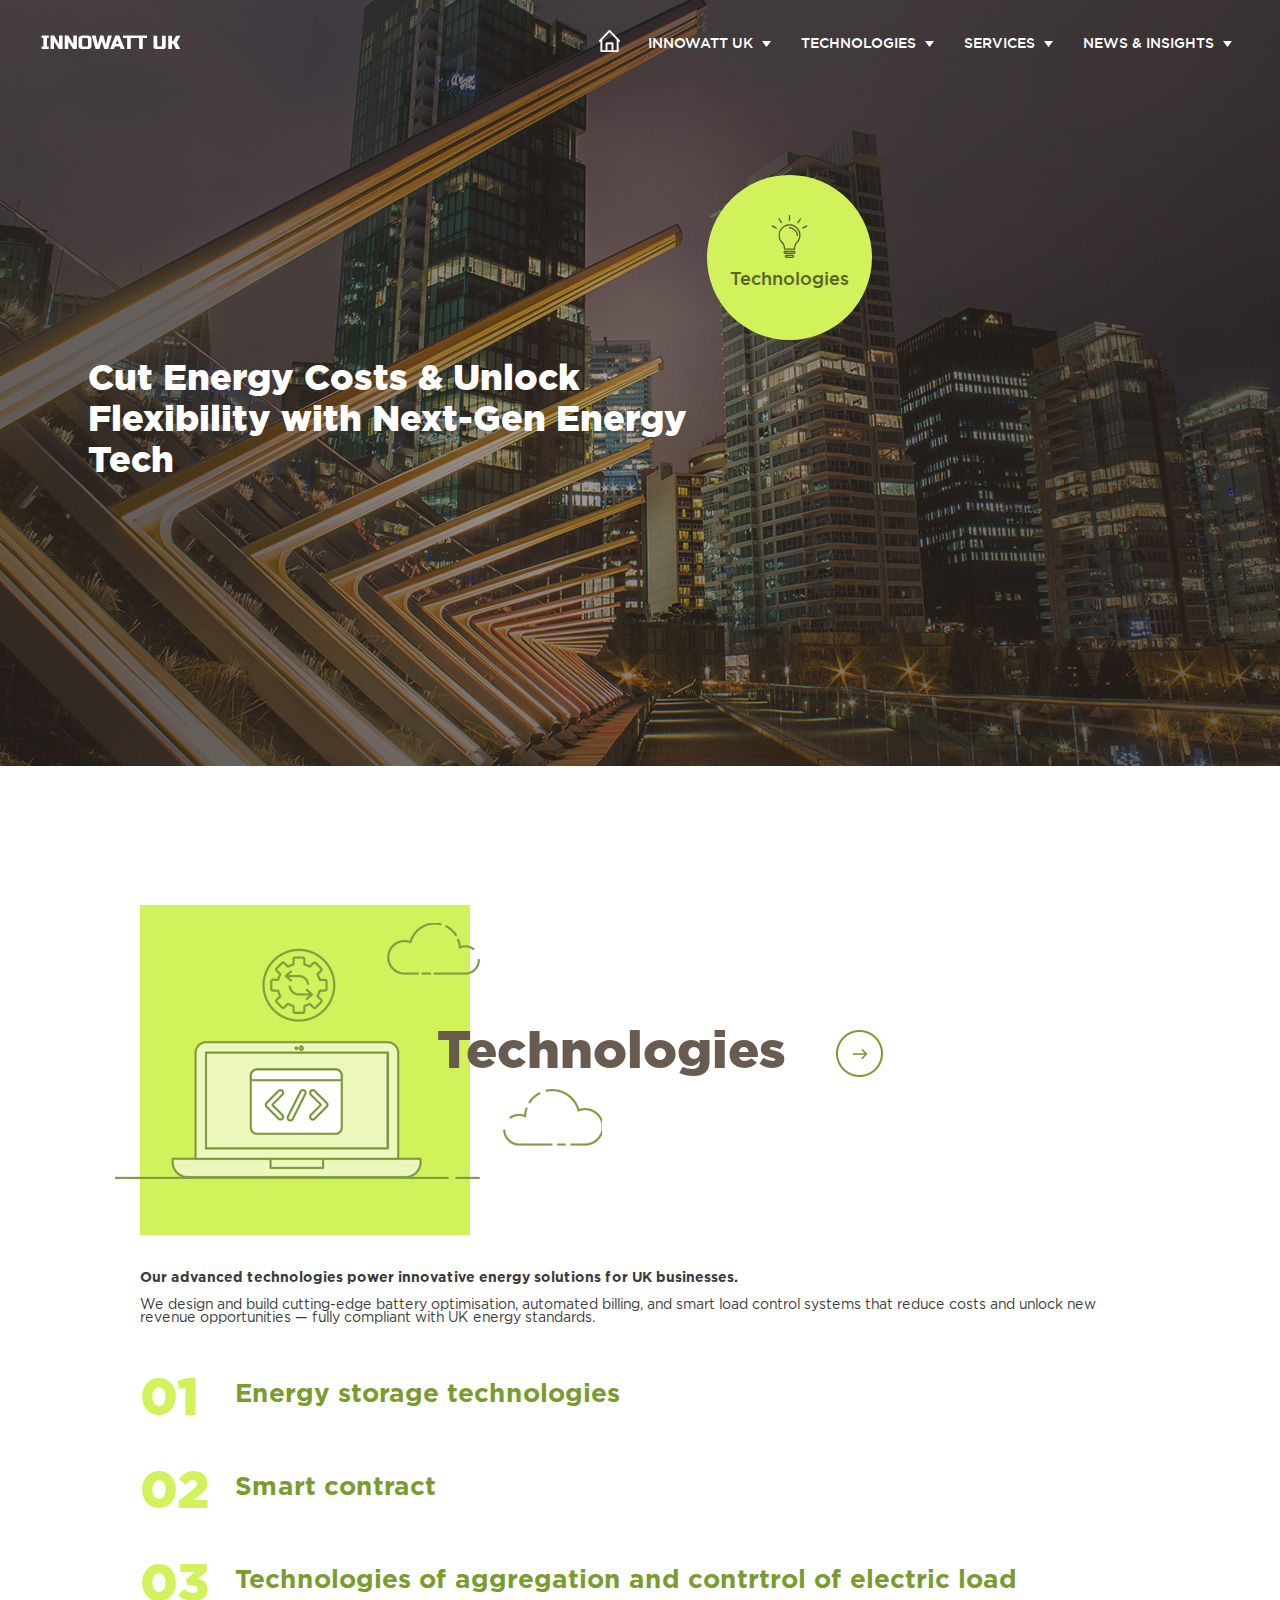
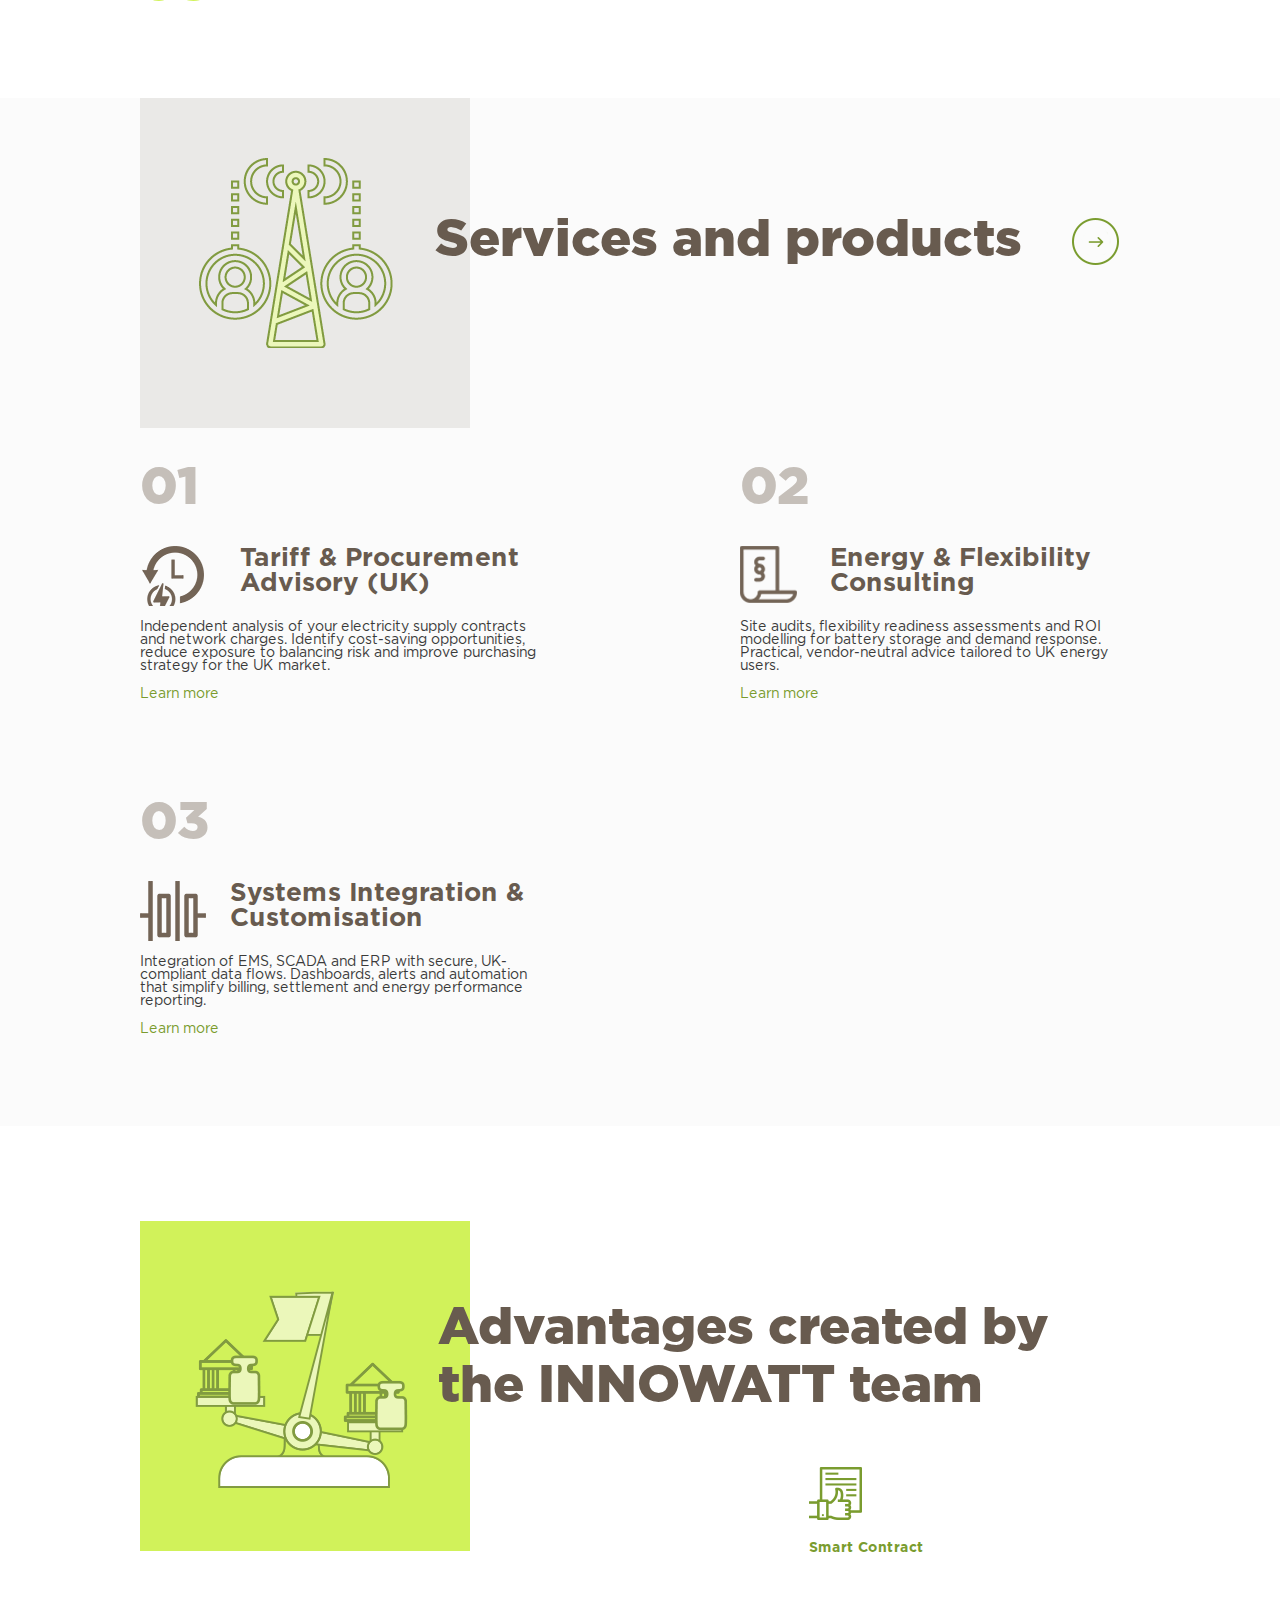
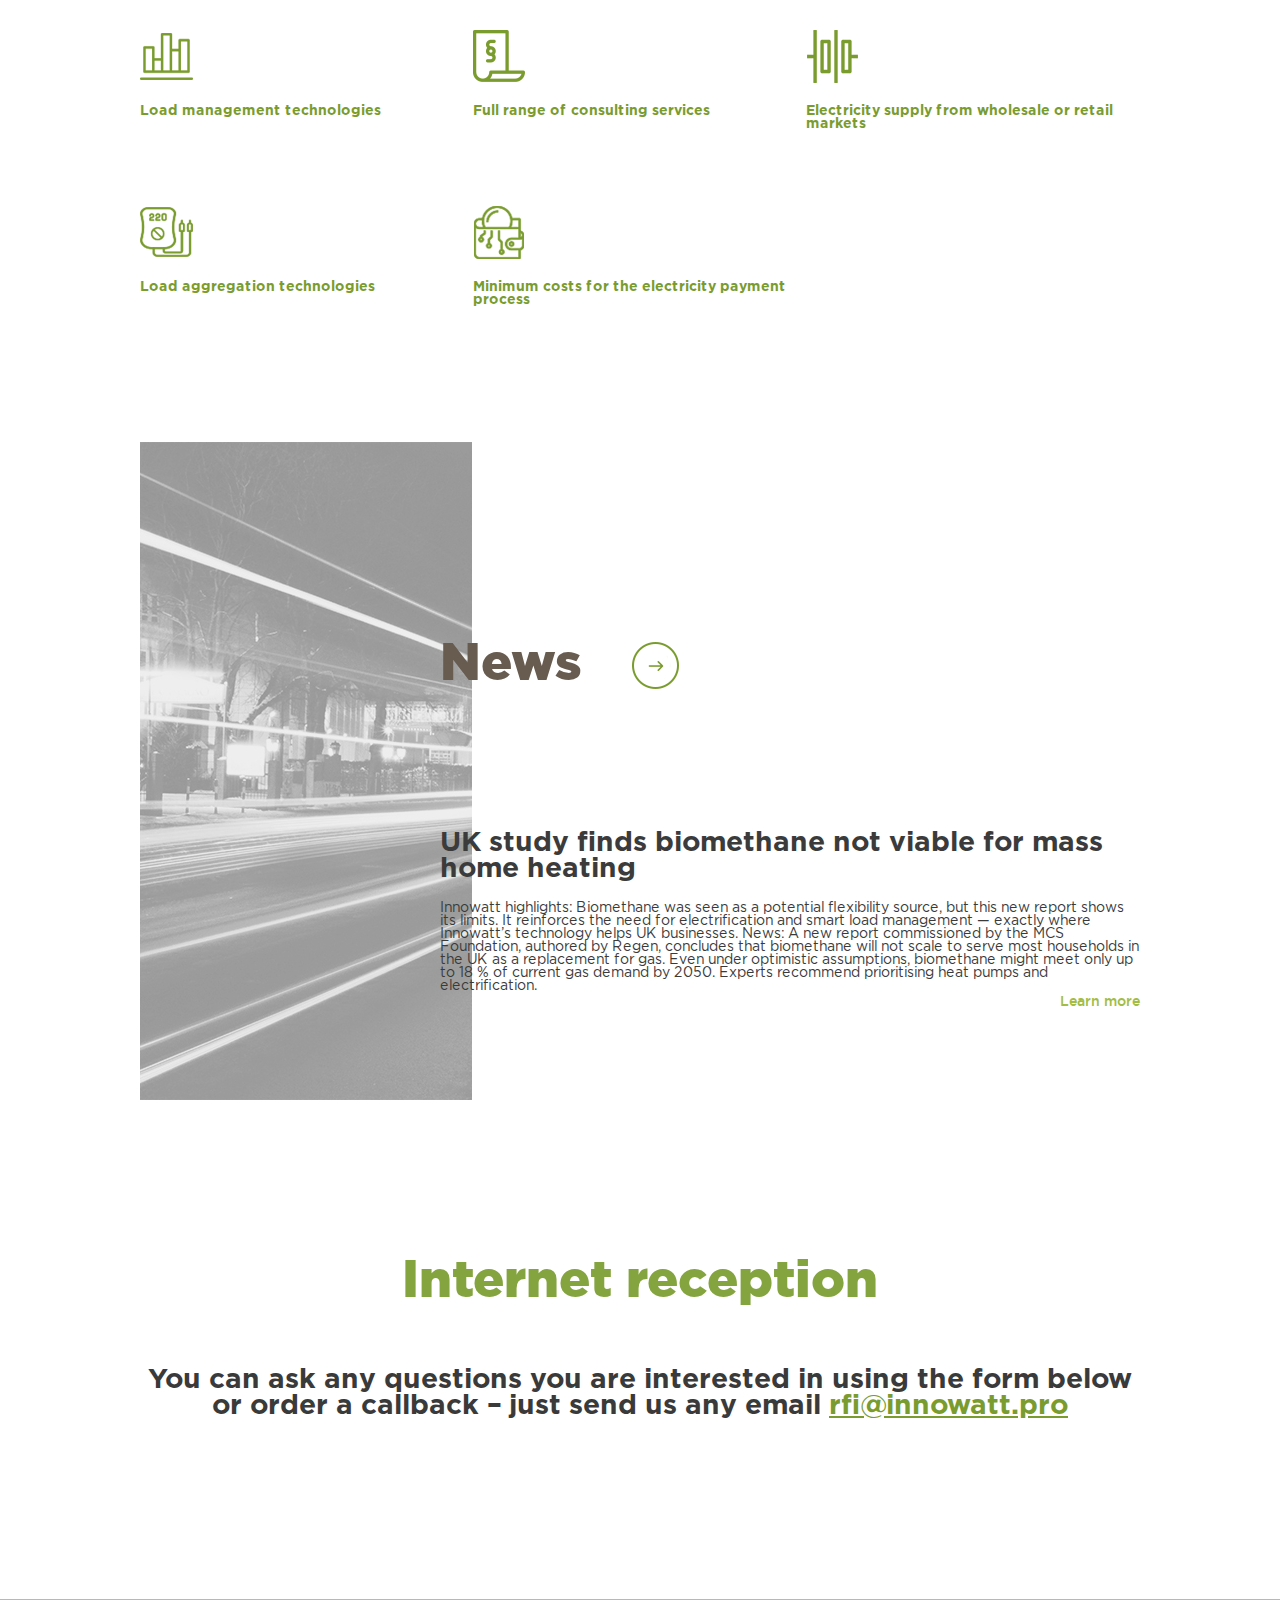
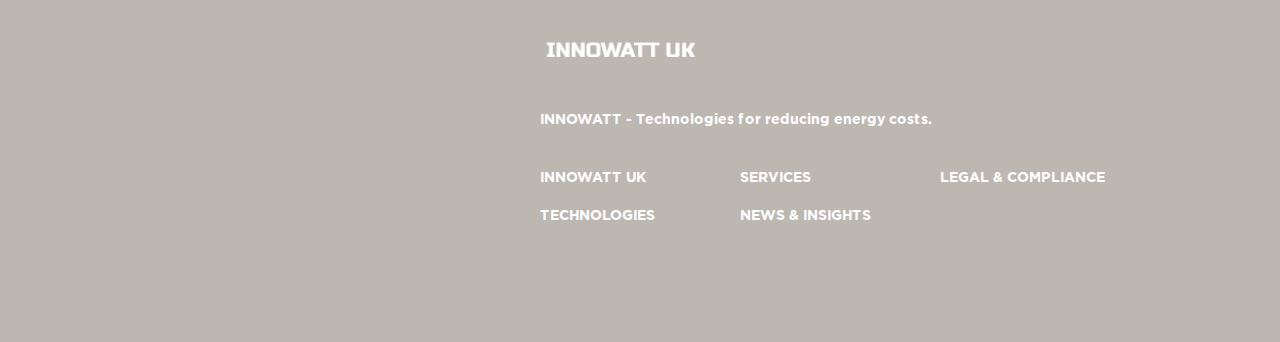
<file: innowatt.pro/index.html>
﻿<!DOCTYPE html>
<html>

<head>
	<title>Innowatt UK</title>
	<meta charset="utf-8">
	<meta name="description" content="">
	<meta name="keywords" content="">
	<meta name="yandex-verification" content="072a8f30267f2674">
	<meta name="viewport" content="width=device-width, initial-scale=1, maximum-scale=1, user-scalable=no">

	<link type="text/css" rel="stylesheet" href="en/assets/stylesheets/fonts.css?ver=2">
	<link type="text/css" rel="stylesheet" href="en/assets/stylesheets/common.css?ver=2">
	<link type="text/css" rel="stylesheet" href="en/assets/stylesheets/main.css?ver=2">
	<link type="text/css" rel="stylesheet" href="en/assets/stylesheets/animation.css">

	<script type="text/javascript" src="en/assets/javascripts/jquery-3.3.1.min.js?ver=2"></script>
	<script type="text/javascript" src="en/assets/javascripts/theme.js?ver=2"></script>

	<link rel="icon" href="favicon.ico" type="image/x-icon">
	<link rel="shortcut icon" href="favicon.ico" type="image/x-icon">
</head>

<body>
	<div class="wrap">

		<!-- Header -->
		<!-- Yandex.Metrika counter -->
		<script type="text/javascript">
			(function (d, w, c) {
				(w[c] = w[c] || []).push(function () {
					try {
						w.yaCounter49436935 = new Ya.Metrika2({
							id: 49436935,
							clickmap: true,
							trackLinks: true,
							accurateTrackBounce: true,
							webvisor: true
						});
					} catch (e) { }
				});

				var n = d.getElementsByTagName("script")[0],
					s = d.createElement("script"),
					f = function () { n.parentNode.insertBefore(s, n); };
				s.type = "text/javascript";
				s.async = true;
				s.src = "https://mc.yandex.ru/metrika/tag.js";

				if (w.opera == "[object Opera]") {
					d.addEventListener("DOMContentLoaded", f, false);
				} else { f(); }
			})(document, window, "yandex_metrika_callbacks2");
		</script>

		<noscript>
			<div><img src="watch/49436935" style="position:absolute; left:-9999px;" alt=""></div>
		</noscript>
		<!-- /Yandex.Metrika counter -->

		<header class="header">
			<a href="index.html" class="logo"></a>
			<div class="icon-menu"></div>

			<nav>
				<div class="icon-close"></div>
				<ul>
					<li class="home"><a href="index.html">Main</a></li>
					<li class="drop">
						<a href="en/about.html">INNOWATT UK</a> <span class="icon-drop"></span>
						<ul class="submenu">
							<li><a href="en/about.html">About us</a></li>
							<li><a href="en/contacts.html">Contacts</a></li>
						</ul>
					</li>
					<li class="drop">
						<a href="en/technology.html">Technologies</a> <span class="icon-drop"></span>
						<ul class="submenu">
							<li><a href="en/technology.html#01">BATTERY STORAGE OPTIMISATION</a></li>
							<li><a href="en/technology.html#02">AUTOMATED BILLING & SETTLEMENT</a></li>
							<li><a href="en/technology.html#03">LOAD AGGREGATION & CONTROL</a></li>
						</ul>
					</li>
					<li class="drop">
						<a href="en/services_2.html">Services</a> <span class="icon-drop"></span>
						<ul class="submenu">
							<li><a href="en/services_2.html">TARIFF & PROCUREMENT ADVISORY (UK)</a></li>
							<li><a href="en/services.html">ENERGY & FLEXIBILITY CONSULTING</a></li>
							<li><a href="en/services_3.html">SYSTEMS INTEGRATION & CUSTOMISATION</a></li>
						</ul>
					</li>
					<li class="drop">
						<a href="en/today.html">NEWS & INSIGHTS</a> <span class="icon-drop"></span>
						<ul class="submenu">
							<li><a href="en/today.html">Press releases</a></li>
							<li><a href="en/today.html">Publications</a></li>
						</ul>
					</li>
				</ul>
			</nav>

			<div class="group">
				<div class="title">Cut Energy Costs & Unlock Flexibility with Next-Gen Energy Tech</div>
				<div class="animation">
					<div class="container__for">
						<div class="circle__main">
							<span class="circle__main_span">
								<span class="bold">innowatt </span>products and services
							</span>
						</div>
						<div class="circle circle1__loc"></div>
						<div class="circle circle2__loc"></div>
						<div class="circle circle3__loc"></div>
						<div class="circle circle4__loc"></div>
						<div class="circle circle1__loc1">
							<img class="idea" src="en/assets/images/idea.svg" alt="idea">
							<span class="circle__span">Technologies</span>
						</div>
						<div class="circle circle2__loc2">
							<img class="idea" src="en/assets/images/partners.svg" alt="partners">
							<span class="circle__span">Partners</span>
						</div>
						<div class="circle circle3__loc3">
							<img class="idea" src="en/assets/images/meeting.svg" alt="meeting">
							<span class="circle__span">Team</span>
						</div>
						<div class="circle circle4__loc4">
							<img class="idea" src="en/assets/images/clients.svg" alt="clients">
							<span class="circle__span">Clients,<br> industries</span>
						</div>
					</div>
				</div>
			</div>
		</header>

		<!-- Content -->
		<main>

			<!-- Technologies -->
			<section class="tech">
				<h2><a href="en/technology.html">Technologies</a></h2>
				<p><strong>Our advanced technologies power innovative energy solutions for UK businesses.</strong></p>
				<p>
					We design and build cutting-edge battery optimisation, automated billing, and smart load control
					systems that reduce costs and unlock new revenue opportunities — fully compliant with UK energy
					standards.
				</p>
				<ol class="list">
					<li><span>Energy storage technologies</span></li>
					<li><span>Smart contract</span></li>
					<li><span>Technologies of aggregation and contrtrol of electric load</span></li>
				</ol>
			</section>

			<!-- Services -->
			<section class="cont_services">
				<div class="services">
					<h2><a href="en/services.html">Services and products</a></h2>
					<ol class="list clear">
						<li class="energyout">
							<span class="name">Tariff & Procurement Advisory (UK)</span>
							<span class="txt">
								Independent analysis of your electricity supply contracts and network charges.
								Identify cost-saving opportunities, reduce exposure to balancing risk and improve
								purchasing
								strategy for the UK market.
							</span>
							<a href="en/services_2.html">Learn more</a>
						</li>
						<li class="consult">
							<span class="name">Energy & Flexibility Consulting</span>
							<span class="txt">
								Site audits, flexibility readiness assessments and ROI modelling for battery storage and
								demand
								response. Practical, vendor-neutral advice tailored to UK energy users.
							</span>
							<a href="en/services.html">Learn more</a>
						</li>
						<li class="electro">
							<span class="name">Systems Integration & Customisation</span>
							<span class="txt">
								Integration of EMS, SCADA and ERP with secure, UK-compliant data flows.
								Dashboards, alerts and automation that simplify billing, settlement and energy
								performance reporting.
							</span>
							<a href="en/services_3.html">Learn more</a>
						</li>
					</ol>
				</div>
			</section>

			<!-- Advantage -->
			<section class="advantage">
				<h2><span>Advantages created by the INNOWATT team</span></h2>
				<ul class="list clear">
					<li class="contract">Smart Contract</li>
					<li class="bar-chart">Load management technologies</li>
					<li class="law">Full range of consulting services</li>
					<li class="energyout">Electricity supply from wholesale or retail markets</li>
					<li class="agregation">Load aggregation technologies</li>
					<li class="pay">Minimum costs for the electricity payment process</li>
				</ul>
			</section>

			<!-- News -->
			<section class="news">
				<h2><a href="en/today.html">News</a></h2>
				<div class="adt">
					<div class="adt_title">UK study finds biomethane not viable for mass home heating</div>
					Innowatt highlights: Biomethane was seen as a potential flexibility source, but
					this new report shows its limits. It reinforces the need for electrification and smart
					load management — exactly where Innowatt’s technology helps UK businesses.
					News: A new report commissioned by the MCS Foundation, authored by Regen,
					concludes that biomethane will not scale to serve most households in the UK as
					a replacement for gas. Even under optimistic assumptions, biomethane might

					meet only up to 18 % of current gas demand by 2050. Experts recommend
					prioritising heat pumps and electrification.
					<div class="more"><a href="en/today.html">Learn more</a></div>
				</div>
			</section>

			<!-- Support -->
			<section class="support">
				<h2>Internet reception</h2>
				<p>
					You can ask any questions you are interested in using the form below or order a callback – just send
					us
					any email <a href="mailto:rfi@innowatt.pro">rfi@innowatt.pro</a>
				</p>
			</section>
		</main>

		<footer class="footer clear">
			<div class="conteiner">
				<div class="map">
					<iframe
						src="https://www.google.co.uk/maps/embed?pb=!1m18!1m12!1m3!1d2482.2295069020515!2d-0.09138112235560861!3d51.52735020924438!2m3!1f0!2f0!3f0!3m2!1i1024!2i768!4f13.1!3m3!1m2!1s0x48761ca67029c68f%3A0x84546ca9a80ef179!2s128%20City%20Rd%2C%20London%20EC1V%202NX%2C%20UK!5e0!3m2!1sen!2sru!4v1759334994920!5m2!1sen!2sru"
						width="322" height="300" style="border:0;" allowfullscreen="" loading="lazy"
						referrerpolicy="no-referrer-when-downgrade">
					</iframe>
				</div>

				<div class="info clear">
					<div class="footer-logo"></div>
					<div class="slogan">INNOWATT - Technologies for reducing energy costs.</div>
					<nav>
						<ul>
							<li><a href="en/about.html">INNOWATT UK</a></li>
							<li><a href="en/services.html">SERVICES</a></li>
							<li><a href="en/policy.html">LEGAL & COMPLIANCE </a></li>
							<li><a href="en/technology.html">TECHNOLOGIES</a></li>
							<li><a href="en/today.html">NEWS & INSIGHTS</a></li>
						</ul>
					</nav>
				</div>
			</div>
		</footer>
	</div>
</body>

</html>
</file>
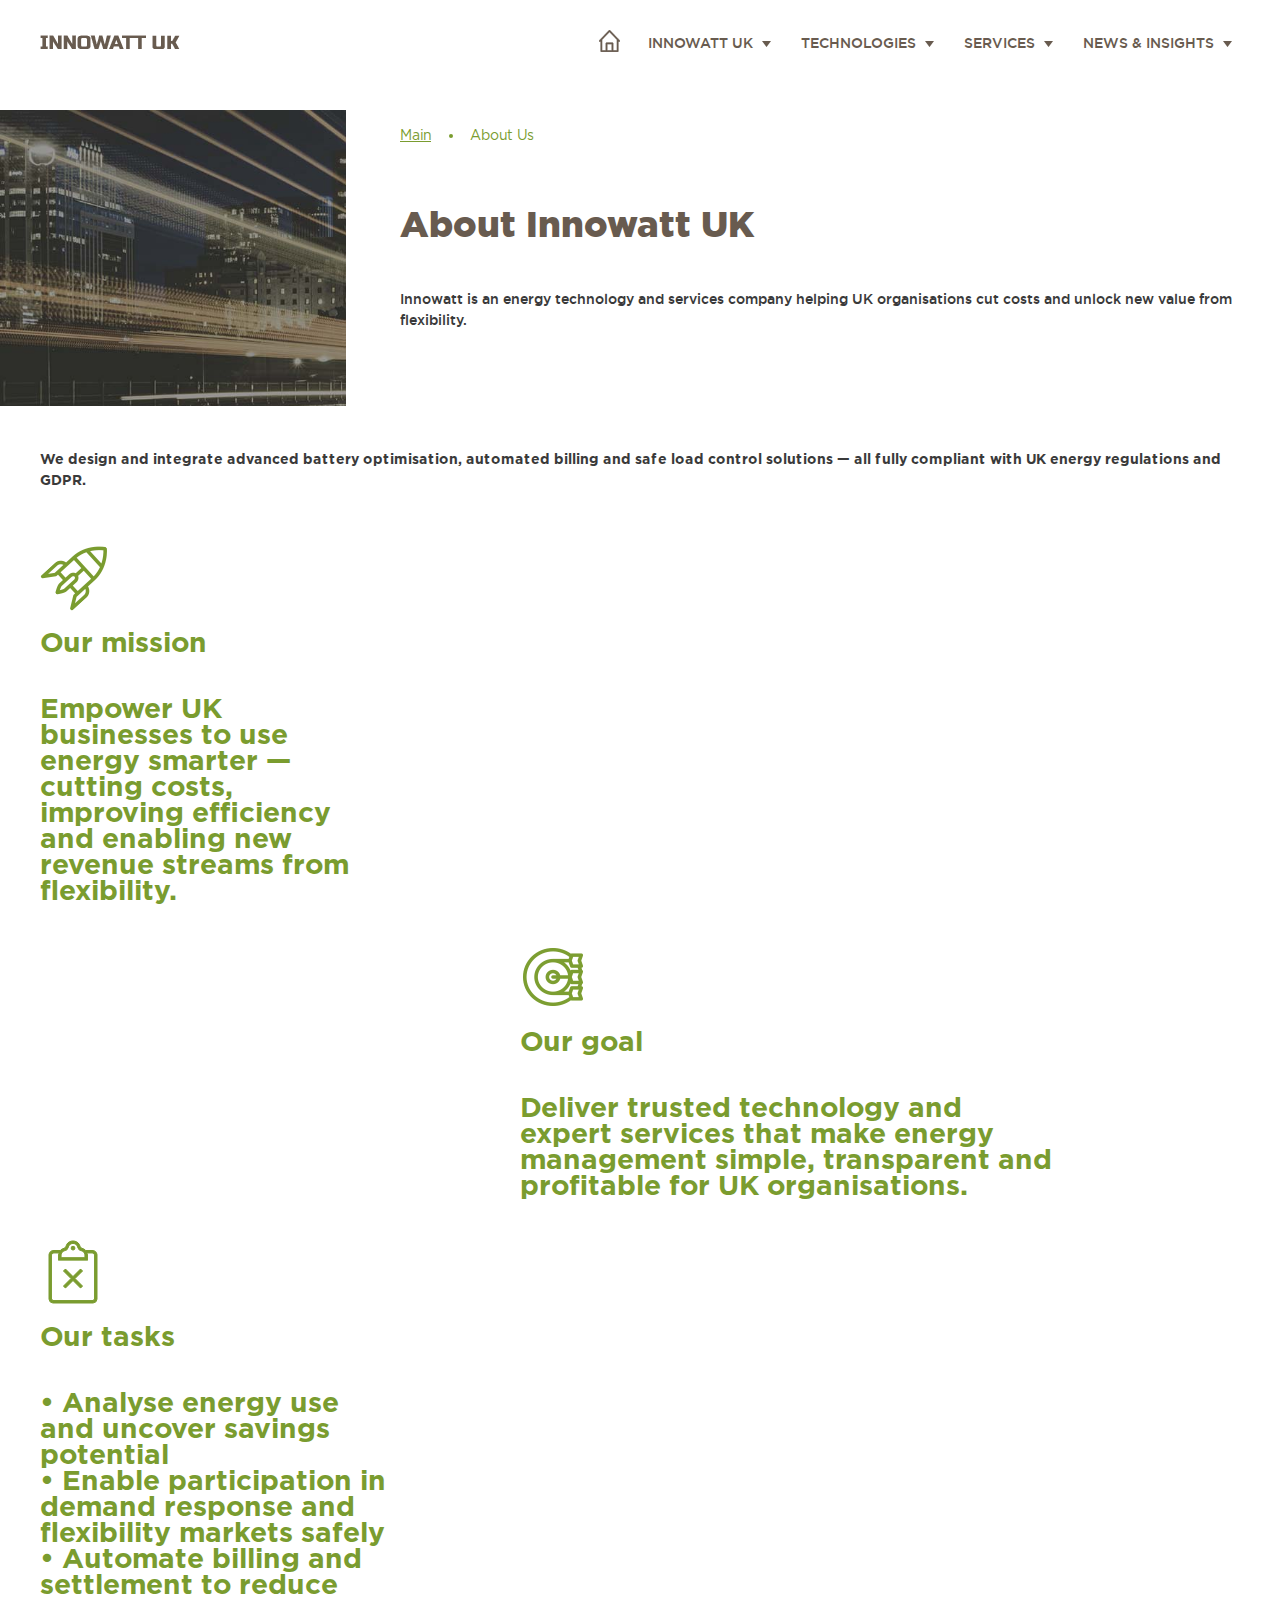
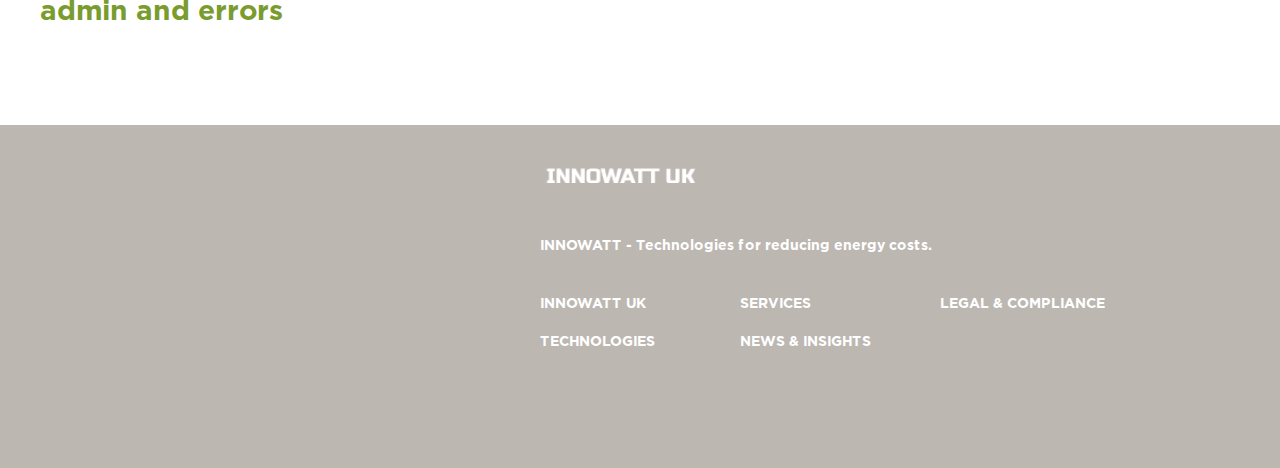
<file: innowatt.pro/en/about.html>
﻿<!DOCTYPE html>
<html>

<head>
	<title>Innowat UK - About</title>
	<meta charset="utf-8" />
	<meta name="description" content="" />
	<meta name="keywords" content="" />
	<meta name="viewport" content="width=device-width, initial-scale=1, maximum-scale=1, user-scalable=no" />
	<link type="text/css" rel="stylesheet" href="assets/stylesheets/fonts.css?ver=2" />
	<link type="text/css" rel="stylesheet" href="assets/stylesheets/common.css?ver=2" />
	<link type="text/css" rel="stylesheet" href="assets/stylesheets/about.css?ver=2" />
	<script type="text/javascript" src="assets/javascripts/jquery-3.3.1.min.js?ver=2"></script>
	<script type="text/javascript" src="assets/javascripts/theme.js?ver=2"></script>
	<link rel="icon" href="../favicon.ico" type="image/x-icon">
	<link rel="shortcut icon" href="../favicon.ico" type="image/x-icon">
</head>

<body>
	<div class="wrap">
		<!-- Header -->
		<!-- Yandex.Metrika counter -->
		<script type="text/javascript">
			(function (d, w, c) {
				(w[c] = w[c] || []).push(function () {
					try {
						w.yaCounter49436935 = new Ya.Metrika2({
							id: 49436935,
							clickmap: true,
							trackLinks: true,
							accurateTrackBounce: true,
							webvisor: true,
						});
					} catch (e) { }
				});

				var n = d.getElementsByTagName("script")[0],
					s = d.createElement("script"),
					f = function () {
						n.parentNode.insertBefore(s, n);
					};
				s.type = "text/javascript";
				s.async = true;
				s.src = "https://mc.yandex.ru/metrika/tag.js";

				if (w.opera == "[object Opera]") {
					d.addEventListener("DOMContentLoaded", f, false);
				} else {
					f();
				}
			})(document, window, "yandex_metrika_callbacks2");
		</script>
		<noscript>
			<div>
				<img src="../watch/49436935" style="position: absolute; left: -9999px" alt="" />
			</div>
		</noscript>
		<!-- /Yandex.Metrika counter -->
		<header class="header inner clear">
			<a href="../index.html" class="logo"></a>
			<div class="icon-menu"></div>
			<nav>
				<div class="icon-close"></div>
				<ul>
					<li class="home"><a href="../index.html">Main</a></li>
					<li class="drop">
						<a href="about.html">INNOWATT UK</a> <span class="icon-drop"></span>
						<ul class="submenu">
							<li><a href="about.html">About us</a></li>
							<li><a href="contacts.html">Contacts</a></li>
						</ul>
					</li>
					<li class="drop">
						<a href="technology.html">Technologies</a> <span class="icon-drop"></span>
						<ul class="submenu">
							<li><a href="technology.html#01">BATTERY STORAGE OPTIMISATION</a></li>
							<li><a href="technology.html#02">AUTOMATED BILLING & SETTLEMENT</a></li>
							<li><a href="technology.html#03">LOAD AGGREGATION & CONTROL</a></li>
						</ul>
					</li>
					<li class="drop">
						<a href="services_2.html">Services</a> <span class="icon-drop"></span>
						<ul class="submenu">
							<li><a href="services_2.html">TARIFF & PROCUREMENT ADVISORY (UK)</a></li>
							<li><a href="services.html">ENERGY & FLEXIBILITY CONSULTING</a></li>
							<li><a href="services_3.html">SYSTEMS INTEGRATION & CUSTOMISATION</a></li>
						</ul>
					</li>
					<li class="drop">
						<a href="today.html">NEWS & INSIGHTS</a> <span class="icon-drop"></span>
						<ul class="submenu">
							<li><a href="today.html">Press releases</a></li>
							<li><a href="today.html">Publications</a></li>
						</ul>
					</li>
				</ul>
			</nav>
		</header>

		<!-- Content -->
		<main>
			<article class="about">
				<div class="conteiner">
					<header>
						<div class="crumbs">
							<a href="../index.html">Main</a> <span>About Us</span>
						</div>
						<h1>About Innowatt UK</h1>
						<p>
							Innowatt is an energy technology and services company helping UK
							organisations cut costs and unlock new value from flexibility.
						</p>
					</header>
					<section class="content">
						<p>
							<strong>We design and integrate advanced battery optimisation,
								automated billing and safe load control solutions — all fully
								compliant with UK energy regulations and GDPR.</strong>
						</p>
						<ul class="list clear">
							<li class="mission">
								<span><span>Our mission</span>
									Empower UK businesses to use energy smarter — cutting costs,
									improving efficiency and enabling new revenue streams from
									flexibility.
								</span>
							</li>
							<li class="target clear">
								<span>
									<span>Our goal</span>
									Deliver trusted technology and expert services that make
									energy management simple, transparent and profitable for UK
									organisations.
								</span>
							</li>
							<li class="task">
								<span><span>Our tasks</span> • Analyse energy use and uncover
									savings potential<br />
									• Enable participation in demand response and flexibility
									markets safely<br />
									• Automate billing and settlement to reduce admin and
									errors<br />
								</span>
							</li>
						</ul>
					</section>
				</div>
			</article>
		</main>

		<!-- Footer -->
		<footer class="footer clear">
			<div class="conteiner">
				<div class="map">
					<iframe
						src="https://www.google.com/maps/embed?pb=!1m18!1m12!1m3!1d1475.9377856518995!2d-0.09036513487369627!3d51.52749549546154!2m3!1f0!2f0!3f0!3m2!1i1024!2i768!4f13.1!3m3!1m2!1s0x48761ca67029c68f%3A0x84546ca9a80ef179!2zMTI4IENpdHkgUmQsIExvbmRvbiBFQzFWIDJOWCwg0JLQtdC70LjQutC-0LHRgNC40YLQsNC90LjRjw!5e0!3m2!1sru!2sru!4v1759316850567!5m2!1sru!2sru"
						width="322" height="300" style="border:0;" allowfullscreen="" loading="lazy"
						referrerpolicy="no-referrer-when-downgrade">
					</iframe>
				</div>

				<div class="info clear">
					<div class="footer-logo"></div>
					<div class="slogan">INNOWATT - Technologies for reducing energy costs.</div>
					<nav>
						<ul>
							<li><a href="#">INNOWATT UK</a></li>
							<li><a href="../en/services.html">SERVICES</a></li>
							<li><a href="../en/policy.html">LEGAL & COMPLIANCE </a></li>
							<li><a href="../en/technology.html">TECHNOLOGIES</a></li>
							<li><a href="../en/today.html">NEWS & INSIGHTS</a></li>
						</ul>
					</nav>
				</div>
			</div>
		</footer>
	</div>
</body>

</html>
</file>
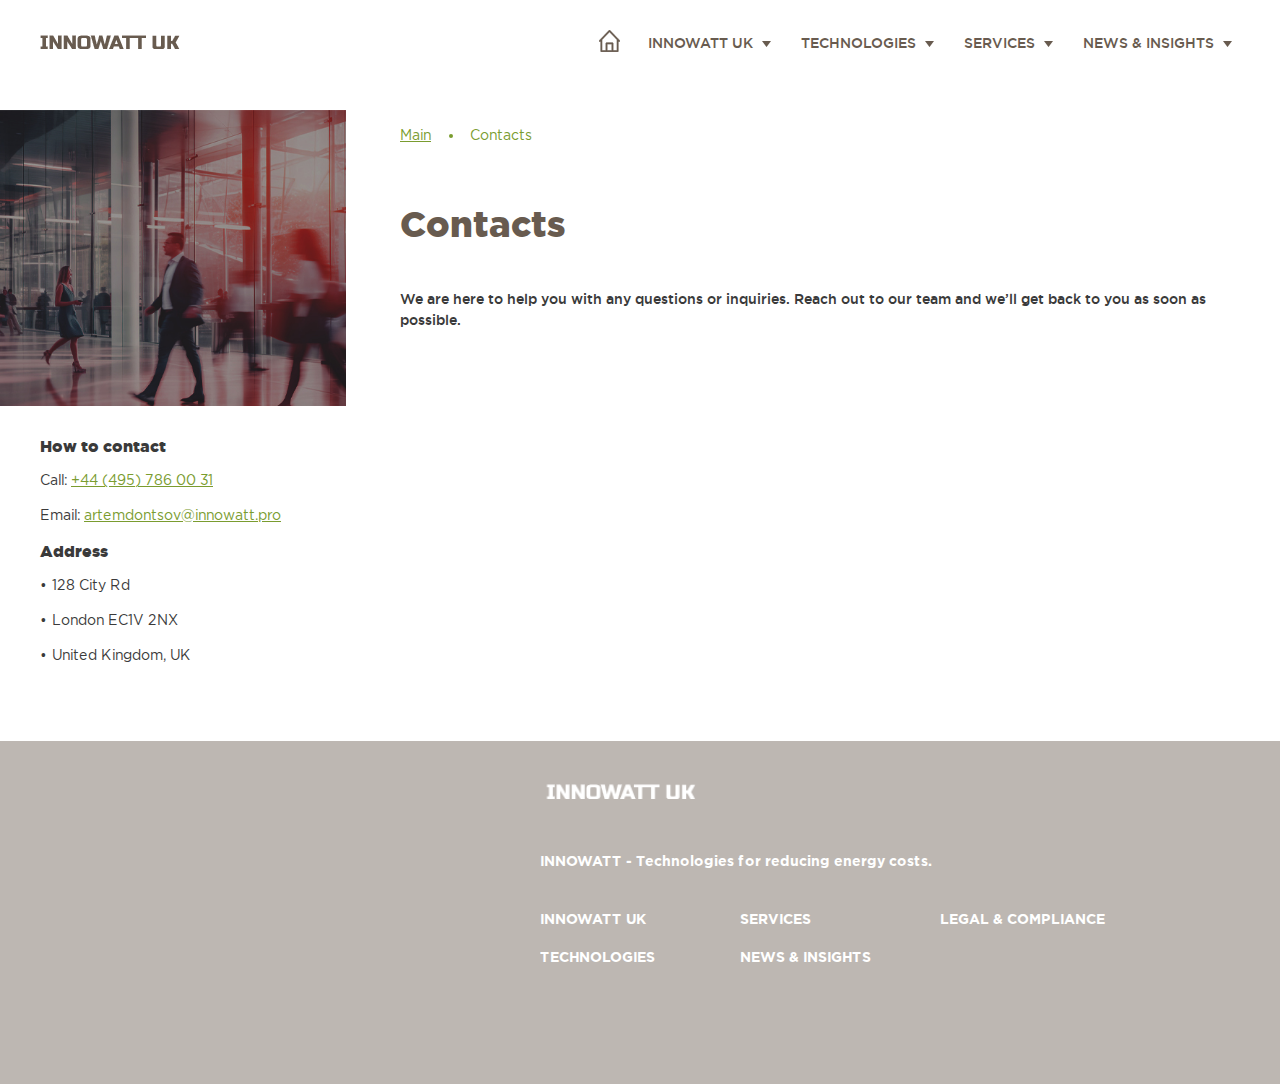
<file: innowatt.pro/en/contacts.html>
﻿<!DOCTYPE html>
<html>

<head>
	<title>Innowat UK - Contacts</title>
	<meta charset="utf-8" />
	<meta name="description" content="" />
	<meta name="keywords" content="" />
	<meta name="viewport" content="width=device-width, initial-scale=1, maximum-scale=1, user-scalable=no" />
	<link type="text/css" rel="stylesheet" href="assets/stylesheets/fonts.css?ver=2" />
	<link type="text/css" rel="stylesheet" href="assets/stylesheets/common.css?ver=2" />
	<link type="text/css" rel="stylesheet" href="assets/stylesheets/contacts.css?ver=2" />
	<script type="text/javascript" src="assets/javascripts/jquery-3.3.1.min.js?ver=2"></script>
	<script type="text/javascript" src="assets/javascripts/theme.js?ver=2"></script>
	<link rel="icon" href="../favicon.ico" type="image/x-icon" />
	<link rel="shortcut icon" href="../favicon.ico" type="image/x-icon" />
</head>

<body>
	<div class="wrap">
		<!-- Header -->
		<!-- Yandex.Metrika counter -->
		<script type="text/javascript">
			(function (d, w, c) {
				(w[c] = w[c] || []).push(function () {
					try {
						w.yaCounter49436935 = new Ya.Metrika2({
							id: 49436935,
							clickmap: true,
							trackLinks: true,
							accurateTrackBounce: true,
							webvisor: true,
						});
					} catch (e) { }
				});

				var n = d.getElementsByTagName("script")[0],
					s = d.createElement("script"),
					f = function () {
						n.parentNode.insertBefore(s, n);
					};
				s.type = "text/javascript";
				s.async = true;
				s.src = "https://mc.yandex.ru/metrika/tag.js";

				if (w.opera == "[object Opera]") {
					d.addEventListener("DOMContentLoaded", f, false);
				} else {
					f();
				}
			})(document, window, "yandex_metrika_callbacks2");
		</script>
		<noscript>
			<div>
				<img src="../watch/49436935" style="position: absolute; left: -9999px" alt="" />
			</div>
		</noscript>
		<!-- /Yandex.Metrika counter -->
		<header class="header inner clear">
			<a href="../index.html" class="logo"></a>
			<div class="icon-menu"></div>
			<nav>
				<div class="icon-close"></div>
				<ul>
					<li class="home"><a href="../index.html">Main</a></li>
					<li class="drop">
						<a href="about.html">INNOWATT UK</a> <span class="icon-drop"></span>
						<ul class="submenu">
							<li><a href="about.html">About us</a></li>
							<li><a href="contacts.html">Contacts</a></li>
						</ul>
					</li>
					<li class="drop">
						<a href="technology.html">Technologies</a> <span class="icon-drop"></span>
						<ul class="submenu">
							<li><a href="technology.html#01">BATTERY STORAGE OPTIMISATION</a></li>
							<li><a href="technology.html#02">AUTOMATED BILLING & SETTLEMENT</a></li>
							<li><a href="technology.html#03">LOAD AGGREGATION & CONTROL</a></li>
						</ul>
					</li>
					<li class="drop">
						<a href="services_2.html">Services</a> <span class="icon-drop"></span>
						<ul class="submenu">
							<li><a href="services_2.html">TARIFF & PROCUREMENT ADVISORY (UK)</a></li>
							<li><a href="services.html">ENERGY & FLEXIBILITY CONSULTING</a></li>
							<li><a href="services_3.html">SYSTEMS INTEGRATION & CUSTOMISATION</a></li>
						</ul>
					</li>
					<li class="drop">
						<a href="today.html">NEWS & INSIGHTS</a> <span class="icon-drop"></span>
						<ul class="submenu">
							<li><a href="today.html">Press releases</a></li>
							<li><a href="today.html">Publications</a></li>
						</ul>
					</li>
				</ul>
			</nav>
		</header>
		<!-- Content -->
		<main>
			<article class="contacts">
				<div class="conteiner">
					<header>
						<div class="crumbs">
							<a href="../index.html">Main</a> <span>Contacts</span>
						</div>
						<h1>Contacts</h1>
						<p>
							We are here to help you with any questions or inquiries. Reach
							out to our team and we’ll get back to you as soon as possible.
						</p>
					</header>
					<section class="content clear">
						<div class="col">
							<div class="b_phone">
								<h3>How to contact</h3>

								<p>
									Call: <a href="tel:+74957860031">+44 (495) 786 00 31</a>
								</p>

								<p>
									Email:
									<a href="mailto:artemdontsov@innowatt.pro">artemdontsov@innowatt.pro</a>
								</p>
							</div>

							<div class="b_addr">
								<h3>Address</h3>

								<p>• 128 City Rd</p>
								<p>• London EC1V 2NX</p>
								<p>• United Kingdom, UK</p>
							</div>
						</div>
					</section>
				</div>
			</article>
		</main>

		<!-- Footer -->
		<footer class="footer clear">
			<div class="conteiner">
				<div class="map">
					<iframe
						src="https://www.google.com/maps/embed?pb=!1m18!1m12!1m3!1d1475.9377856518995!2d-0.09036513487369627!3d51.52749549546154!2m3!1f0!2f0!3f0!3m2!1i1024!2i768!4f13.1!3m3!1m2!1s0x48761ca67029c68f%3A0x84546ca9a80ef179!2zMTI4IENpdHkgUmQsIExvbmRvbiBFQzFWIDJOWCwg0JLQtdC70LjQutC-0LHRgNC40YLQsNC90LjRjw!5e0!3m2!1sru!2sru!4v1759316850567!5m2!1sru!2sru"
						width="322" height="300" style="border:0;" allowfullscreen="" loading="lazy"
						referrerpolicy="no-referrer-when-downgrade">
					</iframe>
				</div>

				<div class="info clear">
					<div class="footer-logo"></div>
					<div class="slogan">INNOWATT - Technologies for reducing energy costs.</div>
					<nav>
						<ul>
							<li><a href="../en/about.html">INNOWATT UK</a></li>
							<li><a href="../en/services.html">SERVICES</a></li>
							<li><a href="../en/policy.html">LEGAL & COMPLIANCE </a></li>
							<li><a href="../en/technology.html">TECHNOLOGIES</a></li>
							<li><a href="../en/today.html">NEWS & INSIGHTS</a></li>
						</ul>
					</nav>
				</div>
			</div>
		</footer>
	</div>
</body>

</html>
</file>
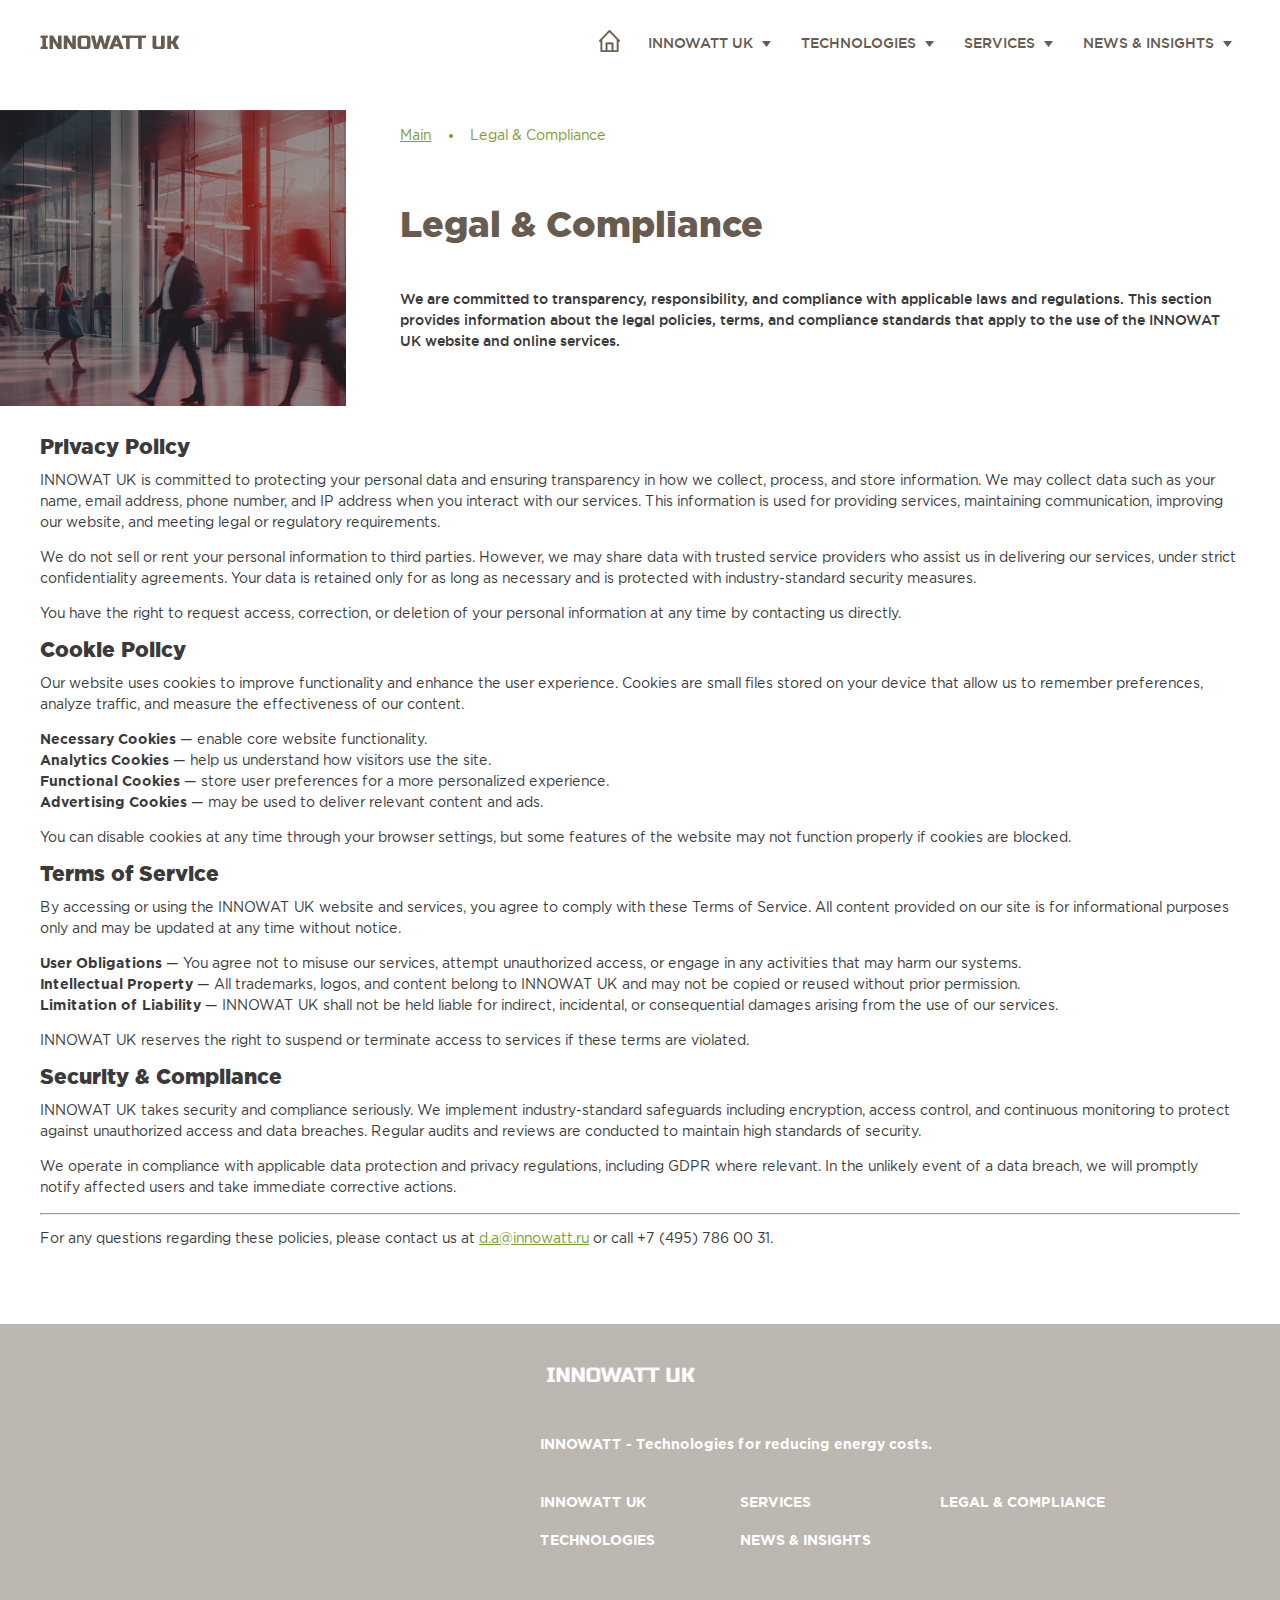
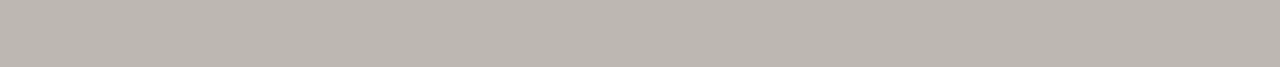
<file: innowatt.pro/en/policy.html>
<!DOCTYPE html>
<html>

<head>
    <title>Innowat UK - Policy</title>
    <meta charset="utf-8" />
    <meta name="description" content="" />
    <meta name="keywords" content="" />
    <meta name="viewport" content="width=device-width, initial-scale=1, maximum-scale=1, user-scalable=no" />
    <link type="text/css" rel="stylesheet" href="assets/stylesheets/fonts.css?ver=2" />
    <link type="text/css" rel="stylesheet" href="assets/stylesheets/common.css?ver=2" />
    <link type="text/css" rel="stylesheet" href="assets/stylesheets/contacts.css?ver=2" />
    <script type="text/javascript" src="assets/javascripts/jquery-3.3.1.min.js?ver=2"></script>
    <script type="text/javascript" src="assets/javascripts/theme.js?ver=2"></script>
	<link rel="icon" href="../favicon.ico" type="image/x-icon" />
	<link rel="shortcut icon" href="../favicon.ico" type="image/x-icon" />
</head>

<body>
    <div class="wrap">
        <!-- Header -->
        <!-- Yandex.Metrika counter -->
        <script type="text/javascript">
            (function (d, w, c) {
                (w[c] = w[c] || []).push(function () {
                    try {
                        w.yaCounter49436935 = new Ya.Metrika2({
                            id: 49436935,
                            clickmap: true,
                            trackLinks: true,
                            accurateTrackBounce: true,
                            webvisor: true,
                        });
                    } catch (e) { }
                });

                var n = d.getElementsByTagName("script")[0],
                    s = d.createElement("script"),
                    f = function () {
                        n.parentNode.insertBefore(s, n);
                    };
                s.type = "text/javascript";
                s.async = true;
                s.src = "https://mc.yandex.ru/metrika/tag.js";

                if (w.opera == "[object Opera]") {
                    d.addEventListener("DOMContentLoaded", f, false);
                } else {
                    f();
                }
            })(document, window, "yandex_metrika_callbacks2");
        </script>
        <noscript>
            <div>
                <img src="../watch/49436935" style="position: absolute; left: -9999px" alt="" />
            </div>
        </noscript>
        <!-- /Yandex.Metrika counter -->
		<header class="header inner clear">
			<a href="../index.html" class="logo"></a>
			<div class="icon-menu"></div>
			<nav>
				<div class="icon-close"></div>
				<ul>
					<li class="home"><a href="../index.html">Main</a></li>
					<li class="drop">
						<a href="about.html">INNOWATT UK</a> <span class="icon-drop"></span>
						<ul class="submenu">
							<li><a href="about.html">About us</a></li>
							<li><a href="contacts.html">Contacts</a></li>
						</ul>
					</li>
					<li class="drop">
						<a href="technology.html">Technologies</a> <span class="icon-drop"></span>
						<ul class="submenu">
							<li><a href="technology.html#01">BATTERY STORAGE OPTIMISATION</a></li>
							<li><a href="technology.html#02">AUTOMATED BILLING & SETTLEMENT</a></li>
							<li><a href="technology.html#03">LOAD AGGREGATION & CONTROL</a></li>
						</ul>
					</li>
					<li class="drop">
						<a href="services_2.html">Services</a> <span class="icon-drop"></span>
						<ul class="submenu">
							<li><a href="services_2.html">TARIFF & PROCUREMENT ADVISORY (UK)</a></li>
							<li><a href="services.html">ENERGY & FLEXIBILITY CONSULTING</a></li>
							<li><a href="services_3.html">SYSTEMS INTEGRATION & CUSTOMISATION</a></li>
						</ul>
					</li>
					<li class="drop">
						<a href="today.html">NEWS & INSIGHTS</a> <span class="icon-drop"></span>
						<ul class="submenu">
							<li><a href="today.html">Press releases</a></li>
							<li><a href="today.html">Publications</a></li>
						</ul>
					</li>
				</ul>
			</nav>
		</header>
        <!-- Content -->
        <main>
            <article class="contacts">
                <div class="conteiner">
                    <header>
                        <div class="crumbs">
                            <a href="../index.html">Main</a> <span>Legal & Compliance</span>
                        </div>
                        <h1>Legal & Compliance</h1>
                        <p>
                            We are committed to transparency, responsibility, and compliance
                            with applicable laws and regulations. This section provides
                            information about the legal policies, terms, and compliance
                            standards that apply to the use of the INNOWAT UK website and
                            online services.
                        </p>
                    </header>
                    <section class="content clear">
                        <main>
                            <h2>Privacy Policy</h2>
                            <p>
                                INNOWAT UK is committed to protecting your personal data and
                                ensuring transparency in how we collect, process, and store
                                information. We may collect data such as your name, email
                                address, phone number, and IP address when you interact with
                                our services. This information is used for providing services,
                                maintaining communication, improving our website, and meeting
                                legal or regulatory requirements.
                            </p>
                            <p>
                                We do not sell or rent your personal information to third
                                parties. However, we may share data with trusted service
                                providers who assist us in delivering our services, under
                                strict confidentiality agreements. Your data is retained only
                                for as long as necessary and is protected with
                                industry-standard security measures.
                            </p>
                            <p>
                                You have the right to request access, correction, or deletion
                                of your personal information at any time by contacting us
                                directly.
                            </p>

                            <h2>Cookie Policy</h2>
                            <p>
                                Our website uses cookies to improve functionality and enhance
                                the user experience. Cookies are small files stored on your
                                device that allow us to remember preferences, analyze traffic,
                                and measure the effectiveness of our content.
                            </p>
                            <ul>
                                <li>
                                    <strong>Necessary Cookies</strong> — enable core website
                                    functionality.
                                </li>
                                <li>
                                    <strong>Analytics Cookies</strong> — help us understand how
                                    visitors use the site.
                                </li>
                                <li>
                                    <strong>Functional Cookies</strong> — store user preferences
                                    for a more personalized experience.
                                </li>
                                <li>
                                    <strong>Advertising Cookies</strong> — may be used to
                                    deliver relevant content and ads.
                                </li>
                            </ul>
                            <p>
                                You can disable cookies at any time through your browser
                                settings, but some features of the website may not function
                                properly if cookies are blocked.
                            </p>

                            <h2>Terms of Service</h2>
                            <p>
                                By accessing or using the INNOWAT UK website and services, you
                                agree to comply with these Terms of Service. All content
                                provided on our site is for informational purposes only and
                                may be updated at any time without notice.
                            </p>
                            <ul>
                                <li>
                                    <strong>User Obligations</strong> — You agree not to misuse
                                    our services, attempt unauthorized access, or engage in any
                                    activities that may harm our systems.
                                </li>
                                <li>
                                    <strong>Intellectual Property</strong> — All trademarks,
                                    logos, and content belong to INNOWAT UK and may not be
                                    copied or reused without prior permission.
                                </li>
                                <li>
                                    <strong>Limitation of Liability</strong> — INNOWAT UK shall
                                    not be held liable for indirect, incidental, or
                                    consequential damages arising from the use of our services.
                                </li>
                            </ul>
                            <p>
                                INNOWAT UK reserves the right to suspend or terminate access
                                to services if these terms are violated.
                            </p>

                            <h2>Security & Compliance</h2>
                            <p>
                                INNOWAT UK takes security and compliance seriously. We
                                implement industry-standard safeguards including encryption,
                                access control, and continuous monitoring to protect against
                                unauthorized access and data breaches. Regular audits and
                                reviews are conducted to maintain high standards of security.
                            </p>
                            <p>
                                We operate in compliance with applicable data protection and
                                privacy regulations, including GDPR where relevant. In the
                                unlikely event of a data breach, we will promptly notify
                                affected users and take immediate corrective actions.
                            </p>

                            <hr />

                            <p>
                                For any questions regarding these policies, please contact us
                                at
                                <a href="mailto:d.a@innowatt.ru">d.a@innowatt.ru</a>
                                or call +7 (495) 786 00 31.
                            </p>
                        </main>
                    </section>
                </div>
            </article>
        </main>

        <!-- Footer -->
		<footer class="footer clear">
			<div class="conteiner">
				<div class="map">
					<iframe
						src="https://www.google.com/maps/embed?pb=!1m18!1m12!1m3!1d1475.9377856518995!2d-0.09036513487369627!3d51.52749549546154!2m3!1f0!2f0!3f0!3m2!1i1024!2i768!4f13.1!3m3!1m2!1s0x48761ca67029c68f%3A0x84546ca9a80ef179!2zMTI4IENpdHkgUmQsIExvbmRvbiBFQzFWIDJOWCwg0JLQtdC70LjQutC-0LHRgNC40YLQsNC90LjRjw!5e0!3m2!1sru!2sru!4v1759316850567!5m2!1sru!2sru"
						width="322" height="300" style="border:0;" allowfullscreen="" loading="lazy"
						referrerpolicy="no-referrer-when-downgrade">
					</iframe>
				</div>

				<div class="info clear">
					<div class="footer-logo"></div>
					<div class="slogan">INNOWATT - Technologies for reducing energy costs.</div>
					<nav>
						<ul>
							<li><a href="../en/about.html">INNOWATT UK</a></li>
							<li><a href="../en/services.html">SERVICES</a></li>
							<li><a href="#">LEGAL & COMPLIANCE </a></li>
							<li><a href="../en/technology.html">TECHNOLOGIES</a></li>
							<li><a href="../en/today.html">NEWS & INSIGHTS</a></li>
						</ul>
					</nav>
				</div>
			</div>
		</footer>
        <div id="layer"></div>
    </div>
</body>

</html>
</file>
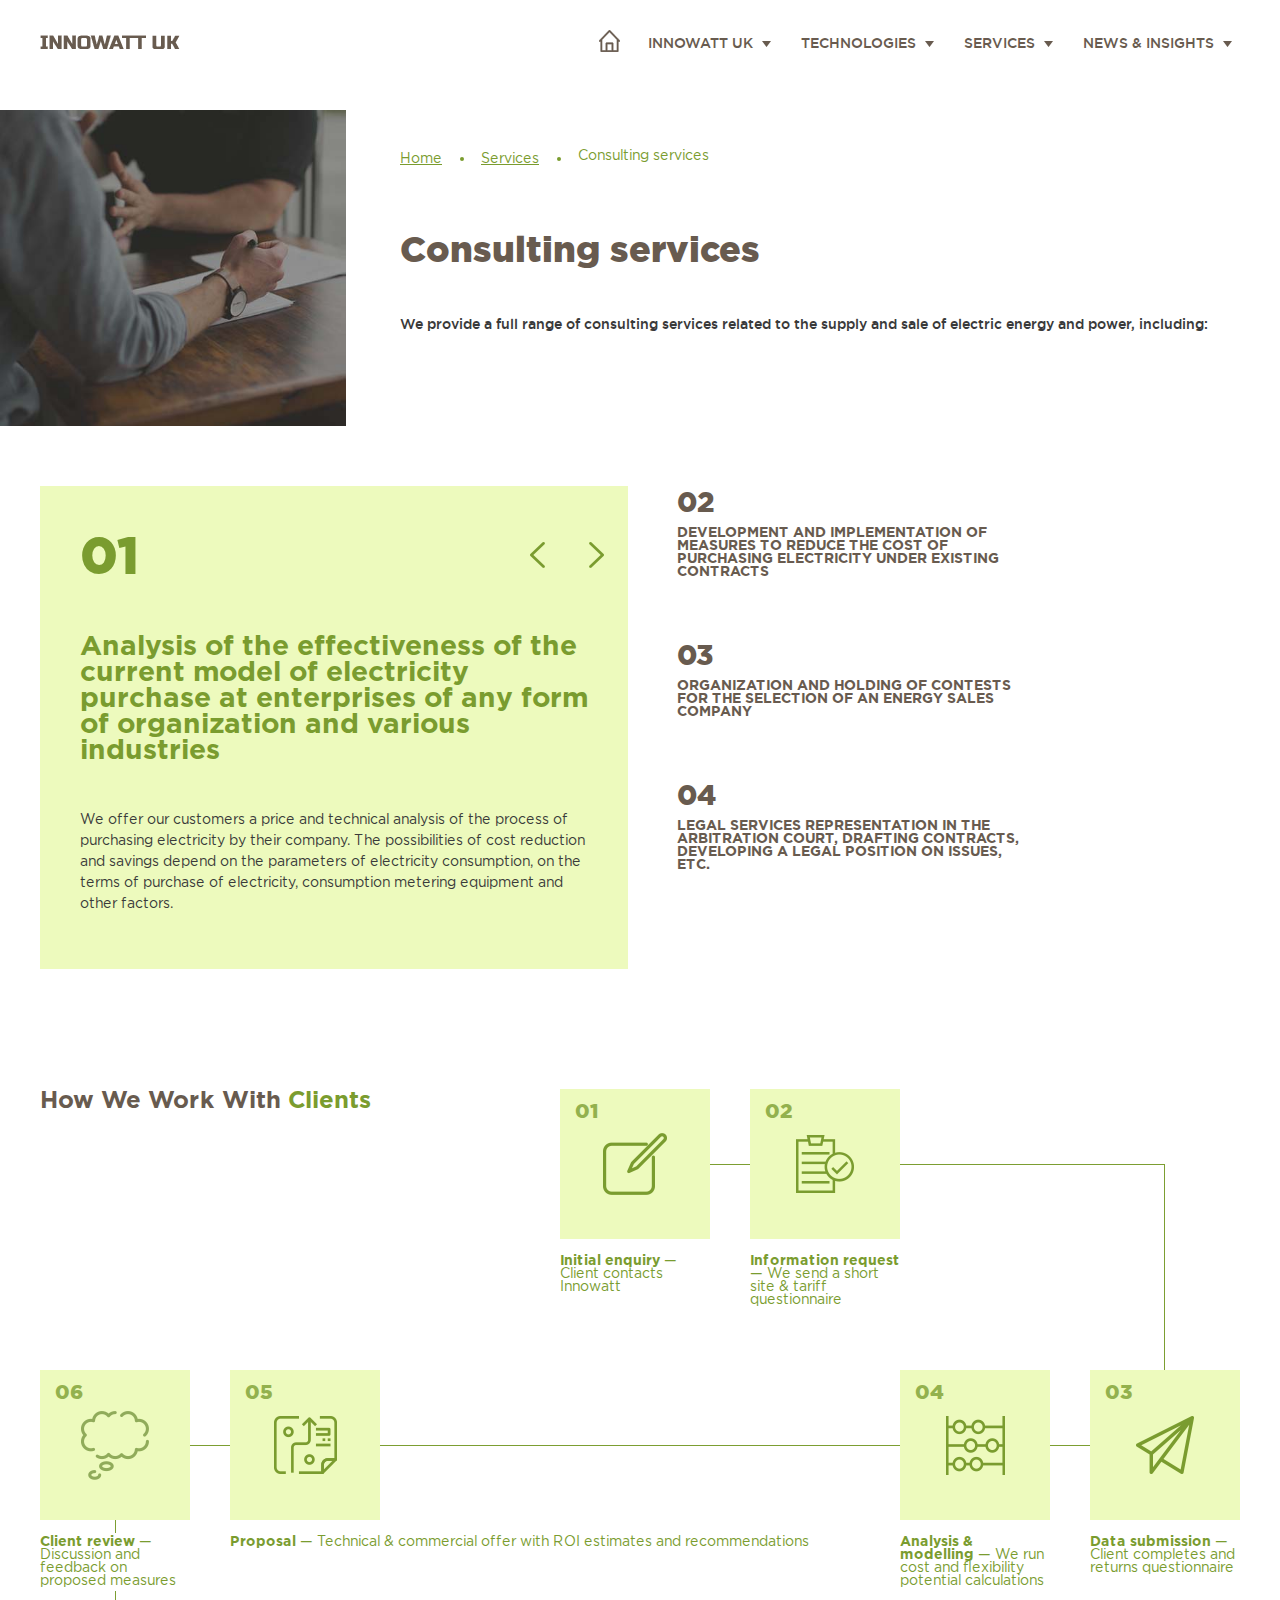
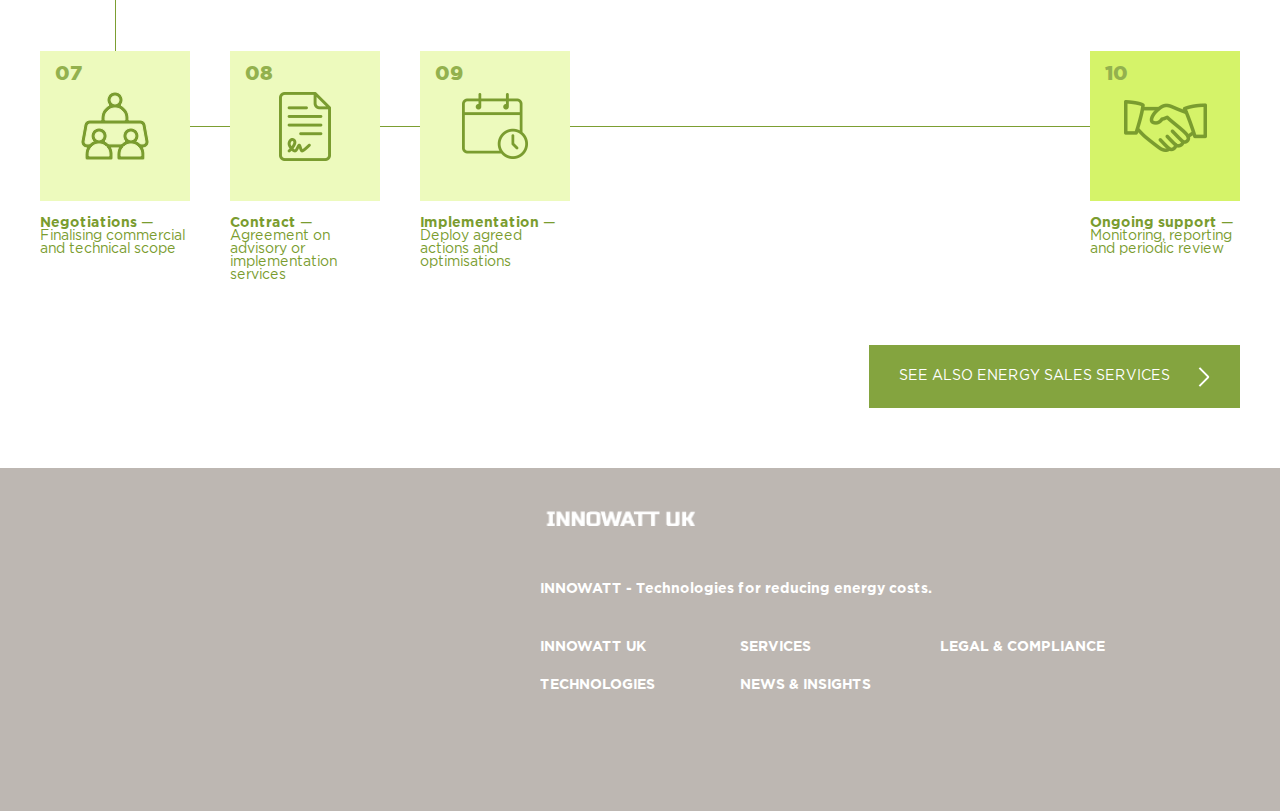
<file: innowatt.pro/en/services.html>
﻿<!DOCTYPE html>
<html>

<head>
	<title>Innowatt UK - Consulting</title>
	<meta charset="utf-8" />
	<meta name="description" content="" />
	<meta name="keywords" content="" />
	<meta name="viewport" content="width=device-width, initial-scale=1, maximum-scale=1, user-scalable=no" />
	<link type="text/css" rel="stylesheet" href="assets/stylesheets/fonts.css?ver=2" />
	<link type="text/css" rel="stylesheet" href="assets/stylesheets/common.css?ver=2" />
	<link type="text/css" rel="stylesheet" href="assets/stylesheets/services.css?ver=2" />
	<script type="text/javascript" src="assets/javascripts/jquery-3.3.1.min.js?ver=2"></script>
	<script type="text/javascript" src="assets/javascripts/theme.js?ver=2"></script>
	<link rel="icon" href="../favicon.ico" type="image/x-icon" />
	<link rel="shortcut icon" href="../favicon.ico" type="image/x-icon" />
</head>

<body>
	<div class="test"></div>
	<div class="wrap">
		<!-- Header -->
		<!-- Yandex.Metrika counter -->
		<script type="text/javascript">
			(function (d, w, c) {
				(w[c] = w[c] || []).push(function () {
					try {
						w.yaCounter49436935 = new Ya.Metrika2({
							id: 49436935,
							clickmap: true,
							trackLinks: true,
							accurateTrackBounce: true,
							webvisor: true,
						});
					} catch (e) { }
				});

				var n = d.getElementsByTagName("script")[0],
					s = d.createElement("script"),
					f = function () {
						n.parentNode.insertBefore(s, n);
					};
				s.type = "text/javascript";
				s.async = true;
				s.src = "https://mc.yandex.ru/metrika/tag.js";

				if (w.opera == "[object Opera]") {
					d.addEventListener("DOMContentLoaded", f, false);
				} else {
					f();
				}
			})(document, window, "yandex_metrika_callbacks2");
		</script>
		<noscript>
			<div>
				<img src="../watch/49436935" style="position: absolute; left: -9999px" alt="" />
			</div>
		</noscript>
		<!-- /Yandex.Metrika counter -->
		<header class="header inner clear">
			<a href="../index.html" class="logo"></a>
			<div class="icon-menu"></div>
			<nav>
				<div class="icon-close"></div>
				<ul>
					<li class="home"><a href="../index.html">Main</a></li>
					<li class="drop">
						<a href="about.html">INNOWATT UK</a> <span class="icon-drop"></span>
						<ul class="submenu">
							<li><a href="about.html">About us</a></li>
							<li><a href="contacts.html">Contacts</a></li>
						</ul>
					</li>
					<li class="drop">
						<a href="technology.html">Technologies</a> <span class="icon-drop"></span>
						<ul class="submenu">
							<li><a href="technology.html#01">BATTERY STORAGE OPTIMISATION</a></li>
							<li><a href="technology.html#02">AUTOMATED BILLING & SETTLEMENT</a></li>
							<li><a href="technology.html#03">LOAD AGGREGATION & CONTROL</a></li>
						</ul>
					</li>
					<li class="drop">
						<a href="services_2.html">Services</a> <span class="icon-drop"></span>
						<ul class="submenu">
							<li><a href="services_2.html">TARIFF & PROCUREMENT ADVISORY (UK)</a></li>
							<li><a href="services.html">ENERGY & FLEXIBILITY CONSULTING</a></li>
							<li><a href="services_3.html">SYSTEMS INTEGRATION & CUSTOMISATION</a></li>
						</ul>
					</li>
					<li class="drop">
						<a href="today.html">NEWS & INSIGHTS</a> <span class="icon-drop"></span>
						<ul class="submenu">
							<li><a href="today.html">Press releases</a></li>
							<li><a href="today.html">Publications</a></li>
						</ul>
					</li>
				</ul>
			</nav>
		</header>

		<!-- Content -->
		<main>
			<article class="services">
				<div class="conteiner">
					<header>
						<div class="crumbs">
							<a href="../index.html">Home</a> <a href="#">Services</a>
							<span><span>Consulting services</span> </span>
						</div>
						<h1>Consulting services</h1>
						<p>
							We provide a full range of consulting services related to the
							supply and sale of electric energy and power, including:
						</p>
					</header>
				</div>
				<section class="tabs clear" id="tabs-serv">
					<div class="nav-tabs">
						<div class="prev"></div>
						<div class="next"></div>
					</div>
					<div class="short-tabs">
						<div class="col current">
							<div class="num">01</div>
							Analysis of the effectiveness of the current model of
							electricity purchase at enterprises of any form of organization
							and various industries
						</div>
						<div class="col">
							<div class="num">02</div>
							Development and implementation of measures to reduce the cost of
							purchasing electricity under existing contracts
						</div>
						<div class="col">
							<div class="num">03</div>
							Organization and holding of contests for the selection of an
							energy sales company
						</div>
						<div class="col">
							<div class="num">04</div>
							Legal services representation in the arbitration court, drafting
							contracts, developing a legal position on issues, etc.
						</div>
					</div>
					<div class="full-tabs">
						<div class="tab current">
							<div class="num">01</div>
							<div class="title">
								Analysis of the effectiveness of the current model of
								electricity purchase at enterprises of any form of
								organization and various industries
							</div>
							<div class="txt">
								<p>
									We offer our customers a price and technical analysis of the
									process of purchasing electricity by their company. The
									possibilities of cost reduction and savings depend on the
									parameters of electricity consumption, on the terms of
									purchase of electricity, consumption metering equipment and
									other factors.
								</p>
							</div>
						</div>
						<div class="tab">
							<div class="num">02</div>
							<div class="title">
								Development and implementation of measures to reduce the cost
								of purchasing electricity under existing contracts
							</div>
							<div class="txt">
								<p>
									The analysis of the current model will allow us to provide a
									detailed plan for the implementation of possible measures to
									reduce costs. For some customers, our experts will offer a
									transition to new price categories, if the conditions for
									applying the tariff correspond to the specifics of
									production activities.
								</p>
								For others, it is the installation of additional equipment
								that will allow full–scale use of the capabilities of the
								price-dependent consumption model. In addition to the offer,
								we accompany the entire range of implemented measures until
								the effect is achieved.
							</div>
						</div>
						<div class="tab">
							<div class="num">03</div>
							<div class="title">
								Organization and holding of contests for the selection of an
								energy sales company
							</div>
							<div class="txt">
								<p>
									When choosing an energy sales company, it is important to
									take into account all kinds of issues and bottlenecks
									related to the supply processes and peculiarities of
									electricity consumption. It is necessary to formulate
									correctly and clearly the criteria for admission of energy
									marketing companies to the competition in order to avoid
									possible violations of the terms of the contracts.
								</p>
								<p>
									We offer a turnkey service for conducting a competition for
									the right to conclude an energy supply contract for an
									enterprise. We will prepare a strategy for the competition
									based on a preliminary analysis of the client's needs. We
									will prepare the procurement documentation, conduct the
									tender procedure both with and without the use of tender
									sites. We will collect and analyze commercial offers, and
									negotiate with the best applicants.
								</p>
								<p>
									We will provide reasoned and reasonable recommendations on
									the choice of an electricity supplier.
								</p>
							</div>
						</div>
						<div class="tab">
							<div class="num">04</div>
							<div class="title">
								Legal services representation in the arbitration court,
								drafting contracts, developing a legal position on issues,
								etc.
							</div>
							<div class="txt">
								<p>
									The specialists of the INNOWATT team have extensive
									experience in implementing various projects in the field of
									electric power industry and have a deep knowledge of
									legislation regulating relations in the field of electric
									power industry and successful practical experience in its
									application.
								</p>

								<p>
									We offer our clients specialized legal support for issues
									arising from technological connection to electric grids,
									conclusion of contracts with both grid organizations and
									guaranteeing suppliers (energy marketing organizations).
								</p>
								<p>
									Our specialists will develop standard forms of contracts and
									bring contractual relations in line with current
									legislation. We will assist in the pre-trial settlement of
									disputes arising with network organizations and energy sales
									organizations, and represent your interests in arbitration
									courts and antitrust authorities.
								</p>
							</div>
						</div>
					</div>
				</section>

				<section class="how-to">
					<div class="row one">
						<h2>How We Work With <span>Clients</span></h2>
						<div class="col edit">
							<div class="item">
								<div class="icon"></div>
								<div class="txt">
									<strong>Initial enquiry</strong> — Client contacts Innowatt
								</div>
							</div>
						</div>
						<div class="col clipboard">
							<div class="item">
								<div class="icon"></div>
								<div class="txt">
									<strong>Information request</strong> — We send a short site
									& tariff questionnaire
								</div>
							</div>
						</div>
					</div>
					<div class="row two">
						<div class="col send-mail">
							<div class="item">
								<div class="icon"></div>
								<div class="txt">
									<strong>Data submission</strong> — Client completes and
									returns questionnaire
								</div>
							</div>
						</div>
						<div class="col abacus">
							<div class="item">
								<div class="icon"></div>
								<div class="txt">
									<strong>Analysis & modelling</strong> — We run cost and
									flexibility potential calculations
								</div>
							</div>
						</div>
						<div class="col planning">
							<div class="item">
								<div class="icon"></div>
								<div class="txt">
									<strong>Proposal</strong> — Technical & commercial offer
									with ROI estimates and recommendations
								</div>
							</div>
						</div>
						<div class="col speech-bubble">
							<div class="item">
								<div class="icon"></div>
								<div class="txt">
									<strong>Client review</strong> — Discussion and feedback on
									proposed measures
								</div>
							</div>
						</div>
					</div>
					<div class="row three">
						<div class="col meeting">
							<div class="item">
								<div class="icon"></div>
								<div class="txt">
									<strong>Negotiations</strong> — Finalising commercial and
									technical scope
								</div>
							</div>
						</div>
						<div class="col contact">
							<div class="item">
								<div class="icon"></div>
								<div class="txt">
									<strong>Contract</strong> — Agreement on advisory or
									implementation services
								</div>
							</div>
						</div>
						<div class="col event">
							<div class="item">
								<div class="icon"></div>
								<div class="txt">
									<strong>Implementation</strong> — Deploy agreed actions and
									optimisations
								</div>
							</div>
						</div>
						<div class="col hands">
							<div class="item">
								<div class="icon"></div>
								<div class="txt">
									<strong>Ongoing support</strong> — Monitoring, reporting and
									periodic review
								</div>
							</div>
						</div>
					</div>
				</section>

				<div class="btn-serv">
					<a href="services_2.html" class="btn more">See also energy sales services</a>
				</div>
			</article>
		</main>

		<!-- Footer -->
		<footer class="footer clear">
			<div class="conteiner">
				<div class="map">
					<iframe
						src="https://www.google.com/maps/embed?pb=!1m18!1m12!1m3!1d1475.9377856518995!2d-0.09036513487369627!3d51.52749549546154!2m3!1f0!2f0!3f0!3m2!1i1024!2i768!4f13.1!3m3!1m2!1s0x48761ca67029c68f%3A0x84546ca9a80ef179!2zMTI4IENpdHkgUmQsIExvbmRvbiBFQzFWIDJOWCwg0JLQtdC70LjQutC-0LHRgNC40YLQsNC90LjRjw!5e0!3m2!1sru!2sru!4v1759316850567!5m2!1sru!2sru"
						width="322" height="300" style="border:0;" allowfullscreen="" loading="lazy"
						referrerpolicy="no-referrer-when-downgrade">
					</iframe>
				</div>

				<div class="info clear">
					<div class="footer-logo"></div>
					<div class="slogan">INNOWATT - Technologies for reducing energy costs.</div>
					<nav>
						<ul>
							<li><a href="../en/about.html">INNOWATT UK</a></li>
							<li><a href="../en/services.html">SERVICES</a></li>
							<li><a href="../en/policy.html">LEGAL & COMPLIANCE </a></li>
							<li><a href="../en/technology.html">TECHNOLOGIES</a></li>
							<li><a href="../en/today.html">NEWS & INSIGHTS</a></li>
						</ul>
					</nav>
				</div>
			</div>
		</footer>
	</div>
</body>

</html>
</file>
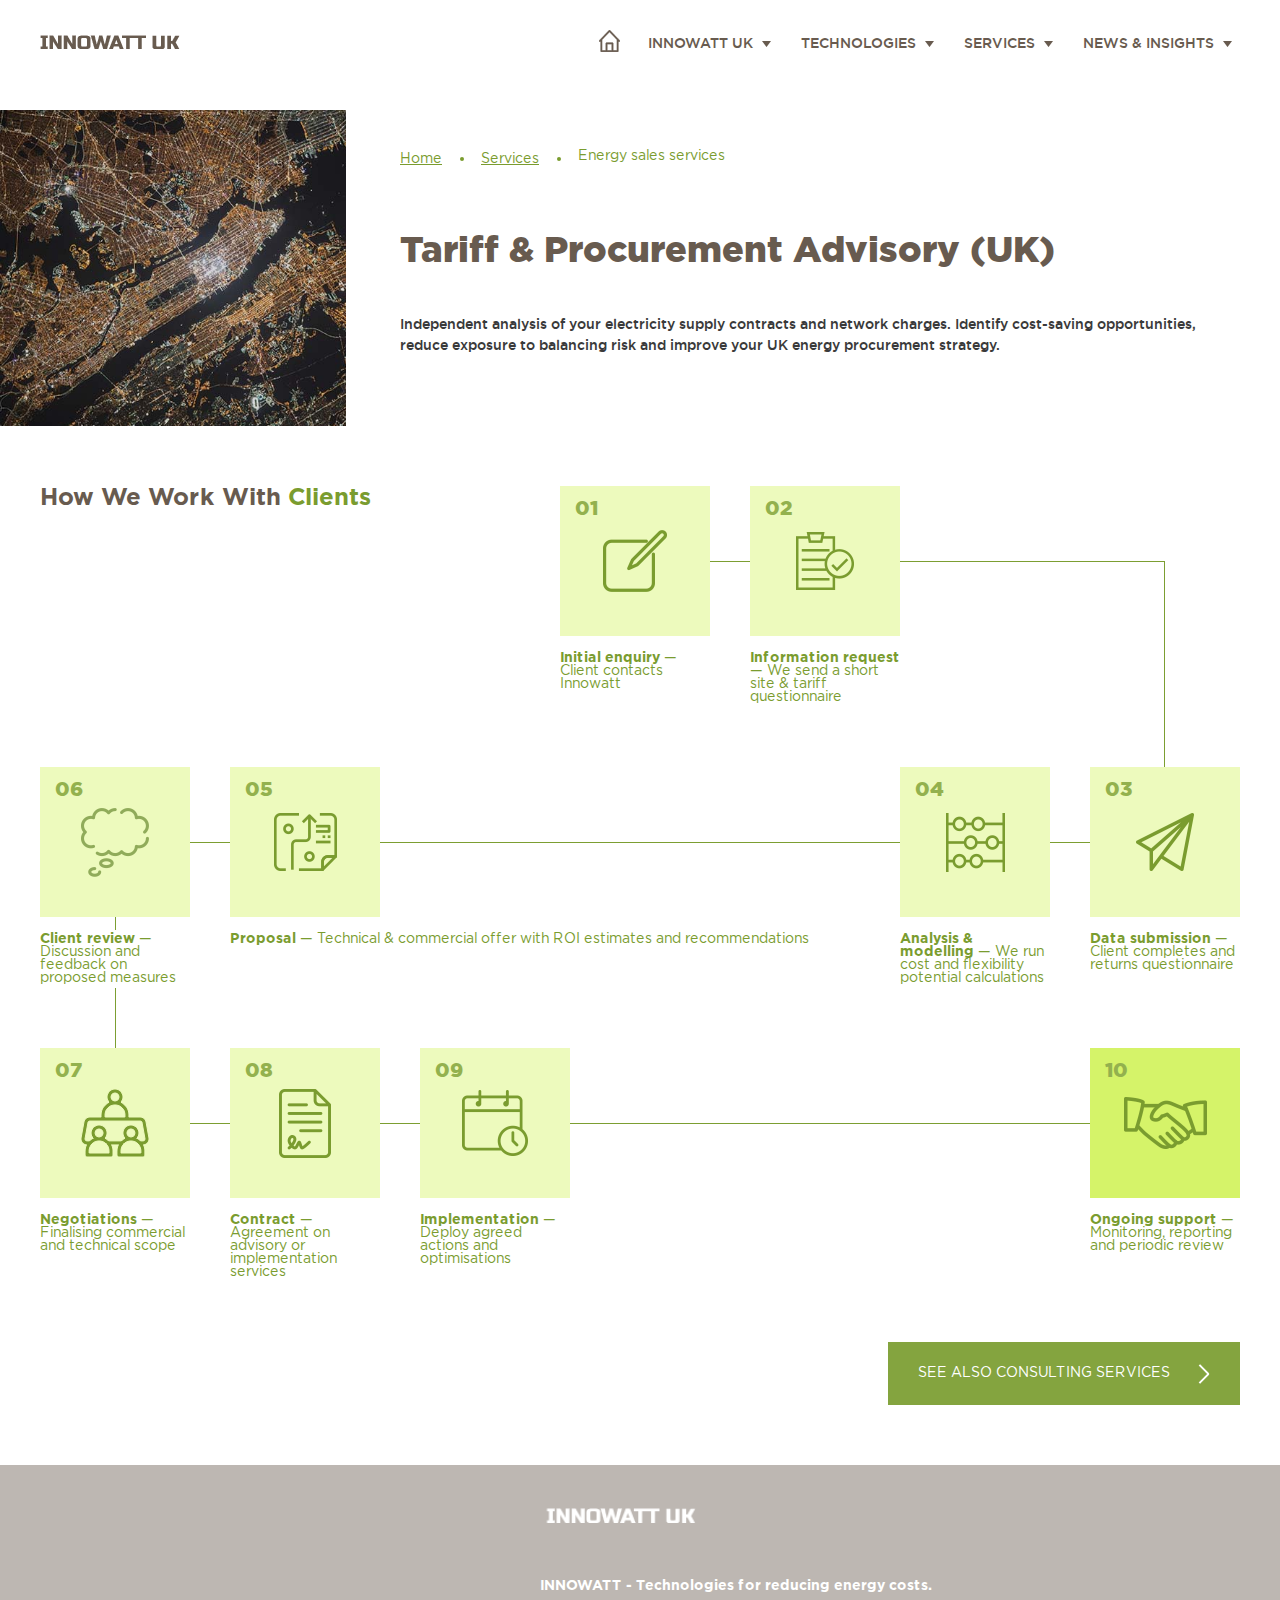
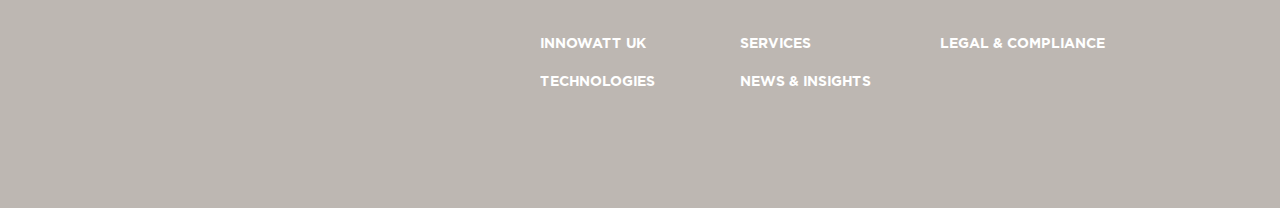
<file: innowatt.pro/en/services_2.html>
﻿<!DOCTYPE html>
<html>

<head>
	<title>Innowatt UK - Tariff & Procurement Advisory</title>
	<meta charset="utf-8" />
	<meta name="description" content="" />
	<meta name="keywords" content="" />
	<meta name="viewport" content="width=device-width, initial-scale=1, maximum-scale=1, user-scalable=no" />
	<link type="text/css" rel="stylesheet" href="assets/stylesheets/fonts.css?ver=2" />
	<link type="text/css" rel="stylesheet" href="assets/stylesheets/common.css?ver=2" />
	<link type="text/css" rel="stylesheet" href="assets/stylesheets/energy.css?ver=2" />
	<script type="text/javascript" src="assets/javascripts/jquery-3.3.1.min.js?ver=2"></script>
	<script type="text/javascript" src="assets/javascripts/theme.js?ver=2"></script>
	<link rel="icon" href="../favicon.ico" type="image/x-icon" />
	<link rel="shortcut icon" href="../favicon.ico" type="image/x-icon" />
</head>

<body>
	<div class="wrap">
		<!-- Header -->
		<!-- Yandex.Metrika counter -->
		<script type="text/javascript">
			(function (d, w, c) {
				(w[c] = w[c] || []).push(function () {
					try {
						w.yaCounter49436935 = new Ya.Metrika2({
							id: 49436935,
							clickmap: true,
							trackLinks: true,
							accurateTrackBounce: true,
							webvisor: true,
						});
					} catch (e) { }
				});

				var n = d.getElementsByTagName("script")[0],
					s = d.createElement("script"),
					f = function () {
						n.parentNode.insertBefore(s, n);
					};
				s.type = "text/javascript";
				s.async = true;
				s.src = "https://mc.yandex.ru/metrika/tag.js";

				if (w.opera == "[object Opera]") {
					d.addEventListener("DOMContentLoaded", f, false);
				} else {
					f();
				}
			})(document, window, "yandex_metrika_callbacks2");
		</script>
		<noscript>
			<div>
				<img src="../watch/49436935" style="position: absolute; left: -9999px" alt="" />
			</div>
		</noscript>
		<!-- /Yandex.Metrika counter -->
		<header class="header inner clear">
			<a href="../index.html" class="logo"></a>
			<div class="icon-menu"></div>
			<nav>
				<div class="icon-close"></div>
				<ul>
					<li class="home"><a href="../index.html">Main</a></li>
					<li class="drop">
						<a href="about.html">INNOWATT UK</a> <span class="icon-drop"></span>
						<ul class="submenu">
							<li><a href="about.html">About us</a></li>
							<li><a href="contacts.html">Contacts</a></li>
						</ul>
					</li>
					<li class="drop">
						<a href="technology.html">Technologies</a> <span class="icon-drop"></span>
						<ul class="submenu">
							<li><a href="technology.html#01">BATTERY STORAGE OPTIMISATION</a></li>
							<li><a href="technology.html#02">AUTOMATED BILLING & SETTLEMENT</a></li>
							<li><a href="technology.html#03">LOAD AGGREGATION & CONTROL</a></li>
						</ul>
					</li>
					<li class="drop">
						<a href="services_2.html">Services</a> <span class="icon-drop"></span>
						<ul class="submenu">
							<li><a href="services_2.html">TARIFF & PROCUREMENT ADVISORY (UK)</a></li>
							<li><a href="services.html">ENERGY & FLEXIBILITY CONSULTING</a></li>
							<li><a href="services_3.html">SYSTEMS INTEGRATION & CUSTOMISATION</a></li>
						</ul>
					</li>
					<li class="drop">
						<a href="today.html">NEWS & INSIGHTS</a> <span class="icon-drop"></span>
						<ul class="submenu">
							<li><a href="today.html">Press releases</a></li>
							<li><a href="today.html">Publications</a></li>
						</ul>
					</li>
				</ul>
			</nav>
		</header>

		<!-- Content -->
		<main>
			<article class="energy">
				<div class="conteiner">
					<header>
						<div class="crumbs">
							<a href="../index.html">Home</a> <a href="#">Services</a>
							<span><span>Energy sales services</span> </span>
						</div>
						<h1>Tariff & Procurement Advisory (UK)</h1>
						<p>
							Independent analysis of your electricity supply contracts and
							network charges. Identify cost-saving opportunities, reduce
							exposure to balancing risk and improve your UK energy
							procurement strategy.
						</p>
					</header>
				</div>

				<section class="how-to">
					<div class="row one">
						<h2>How We Work With <span>Clients</span></h2>
						<div class="col edit">
							<div class="item">
								<div class="icon"></div>
								<div class="txt">
									<strong>Initial enquiry</strong> — Client contacts Innowatt
								</div>
							</div>
						</div>
						<div class="col clipboard">
							<div class="item">
								<div class="icon"></div>
								<div class="txt">
									<strong>Information request</strong> — We send a short site
									& tariff questionnaire
								</div>
							</div>
						</div>
					</div>
					<div class="row two">
						<div class="col send-mail">
							<div class="item">
								<div class="icon"></div>
								<div class="txt">
									<strong>Data submission</strong> — Client completes and
									returns questionnaire
								</div>
							</div>
						</div>
						<div class="col abacus">
							<div class="item">
								<div class="icon"></div>
								<div class="txt">
									<strong>Analysis & modelling</strong> — We run cost and
									flexibility potential calculations
								</div>
							</div>
						</div>
						<div class="col planning">
							<div class="item">
								<div class="icon"></div>
								<div class="txt">
									<strong>Proposal</strong> — Technical & commercial offer
									with ROI estimates and recommendations
								</div>
							</div>
						</div>
						<div class="col speech-bubble">
							<div class="item">
								<div class="icon"></div>
								<div class="txt">
									<strong>Client review</strong> — Discussion and feedback on
									proposed measures
								</div>
							</div>
						</div>
					</div>
					<div class="row three">
						<div class="col meeting">
							<div class="item">
								<div class="icon"></div>
								<div class="txt">
									<strong>Negotiations</strong> — Finalising commercial and
									technical scope
								</div>
							</div>
						</div>
						<div class="col contact">
							<div class="item">
								<div class="icon"></div>
								<div class="txt">
									<strong>Contract</strong> — Agreement on advisory or
									implementation services
								</div>
							</div>
						</div>
						<div class="col event">
							<div class="item">
								<div class="icon"></div>
								<div class="txt">
									<strong>Implementation</strong> — Deploy agreed actions and
									optimisations
								</div>
							</div>
						</div>
						<div class="col hands">
							<div class="item">
								<div class="icon"></div>
								<div class="txt">
									<strong>Ongoing support</strong> — Monitoring, reporting and
									periodic review
								</div>
							</div>
						</div>
					</div>
				</section>

				<div class="btn-serv">
					<a href="services.html" class="btn more">See also consulting services</a>
				</div>
			</article>
		</main>

		<!-- Footer -->
		<footer class="footer clear">
			<div class="conteiner">
				<div class="map">
					<iframe
						src="https://www.google.com/maps/embed?pb=!1m18!1m12!1m3!1d1475.9377856518995!2d-0.09036513487369627!3d51.52749549546154!2m3!1f0!2f0!3f0!3m2!1i1024!2i768!4f13.1!3m3!1m2!1s0x48761ca67029c68f%3A0x84546ca9a80ef179!2zMTI4IENpdHkgUmQsIExvbmRvbiBFQzFWIDJOWCwg0JLQtdC70LjQutC-0LHRgNC40YLQsNC90LjRjw!5e0!3m2!1sru!2sru!4v1759316850567!5m2!1sru!2sru"
						width="322" height="300" style="border:0;" allowfullscreen="" loading="lazy"
						referrerpolicy="no-referrer-when-downgrade">
					</iframe>
				</div>

				<div class="info clear">
					<div class="footer-logo"></div>
					<div class="slogan">INNOWATT - Technologies for reducing energy costs.</div>
					<nav>
						<ul>
							<li><a href="../en/about.html">INNOWATT UK</a></li>
							<li><a href="../en/services.html">SERVICES</a></li>
							<li><a href="../en/policy.html">LEGAL & COMPLIANCE </a></li>
							<li><a href="../en/technology.html">TECHNOLOGIES</a></li>
							<li><a href="../en/today.html">NEWS & INSIGHTS</a></li>
						</ul>
					</nav>
				</div>
			</div>
		</footer>
	</div>
</body>

</html>
</file>
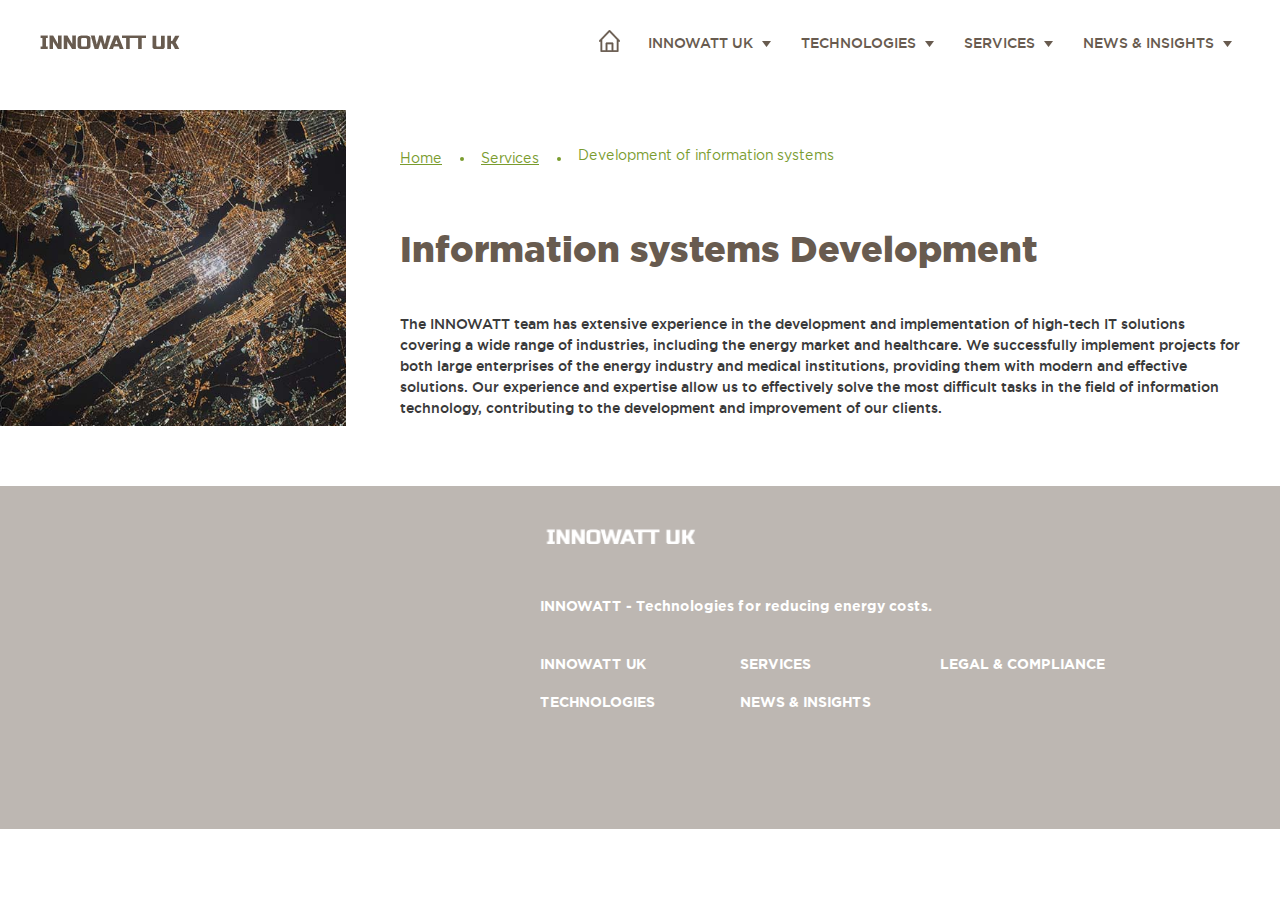
<file: innowatt.pro/en/services_3.html>
﻿<!DOCTYPE html>
<html>

<head>
	<title>Innowatt UK - Information systems Development</title>
	<meta charset="utf-8" />
	<meta name="description" content="" />
	<meta name="keywords" content="" />
	<meta name="viewport" content="width=device-width, initial-scale=1, maximum-scale=1, user-scalable=no" />
	<link type="text/css" rel="stylesheet" href="assets/stylesheets/fonts.css?ver=2" />
	<link type="text/css" rel="stylesheet" href="assets/stylesheets/common.css?ver=2" />
	<link type="text/css" rel="stylesheet" href="assets/stylesheets/energy.css?ver=2" />
	<script type="text/javascript" src="assets/javascripts/jquery-3.3.1.min.js?ver=2"></script>
	<script type="text/javascript" src="assets/javascripts/theme.js?ver=2"></script>
	<link rel="icon" href="../favicon.ico" type="image/x-icon" />
	<link rel="shortcut icon" href="../favicon.ico" type="image/x-icon" />
</head>

<body>
	<div class="wrap">
		<!-- Header -->
		<!-- Yandex.Metrika counter -->
		<script type="text/javascript">
			(function (d, w, c) {
				(w[c] = w[c] || []).push(function () {
					try {
						w.yaCounter49436935 = new Ya.Metrika2({
							id: 49436935,
							clickmap: true,
							trackLinks: true,
							accurateTrackBounce: true,
							webvisor: true,
						});
					} catch (e) { }
				});

				var n = d.getElementsByTagName("script")[0],
					s = d.createElement("script"),
					f = function () {
						n.parentNode.insertBefore(s, n);
					};
				s.type = "text/javascript";
				s.async = true;
				s.src = "https://mc.yandex.ru/metrika/tag.js";

				if (w.opera == "[object Opera]") {
					d.addEventListener("DOMContentLoaded", f, false);
				} else {
					f();
				}
			})(document, window, "yandex_metrika_callbacks2");
		</script>
		<noscript>
			<div>
				<img src="../watch/49436935" style="position: absolute; left: -9999px" alt="" />
			</div>
		</noscript>
		<!-- /Yandex.Metrika counter -->
		<header class="header inner clear">
			<a href="../index.html" class="logo"></a>
			<div class="icon-menu"></div>
			<nav>
				<div class="icon-close"></div>
				<ul>
					<li class="home"><a href="../index.html">Main</a></li>
					<li class="drop">
						<a href="about.html">INNOWATT UK</a> <span class="icon-drop"></span>
						<ul class="submenu">
							<li><a href="about.html">About us</a></li>
							<li><a href="contacts.html">Contacts</a></li>
						</ul>
					</li>
					<li class="drop">
						<a href="technology.html">Technologies</a> <span class="icon-drop"></span>
						<ul class="submenu">
							<li><a href="technology.html#01">BATTERY STORAGE OPTIMISATION</a></li>
							<li><a href="technology.html#02">AUTOMATED BILLING & SETTLEMENT</a></li>
							<li><a href="technology.html#03">LOAD AGGREGATION & CONTROL</a></li>
						</ul>
					</li>
					<li class="drop">
						<a href="services_2.html">Services</a> <span class="icon-drop"></span>
						<ul class="submenu">
							<li><a href="services_2.html">TARIFF & PROCUREMENT ADVISORY (UK)</a></li>
							<li><a href="services.html">ENERGY & FLEXIBILITY CONSULTING</a></li>
							<li><a href="services_3.html">SYSTEMS INTEGRATION & CUSTOMISATION</a></li>
						</ul>
					</li>
					<li class="drop">
						<a href="today.html">NEWS & INSIGHTS</a> <span class="icon-drop"></span>
						<ul class="submenu">
							<li><a href="today.html">Press releases</a></li>
							<li><a href="today.html">Publications</a></li>
						</ul>
					</li>
				</ul>
			</nav>
		</header>

		<!-- Content -->
		<main>
			<article class="energy">
				<div class="conteiner">
					<header>
						<div class="crumbs">
							<a href="../index.html">Home</a> <a href="#">Services</a>
							<span><span>Development of information systems</span> </span>
						</div>
						<h1>Information systems Development</h1>
						<p>
							The INNOWATT team has extensive experience in the development
							and implementation of high-tech IT solutions covering a wide
							range of industries, including the energy market and healthcare.
							We successfully implement projects for both large enterprises of
							the energy industry and medical institutions, providing them
							with modern and effective solutions. Our experience and
							expertise allow us to effectively solve the most difficult tasks
							in the field of information technology, contributing to the
							development and improvement of our clients.
						</p>
					</header>
				</div>
			</article>
		</main>

		<!-- Footer -->
		<footer class="footer clear">
			<div class="conteiner">
				<div class="map">
					<iframe
						src="https://www.google.com/maps/embed?pb=!1m18!1m12!1m3!1d1475.9377856518995!2d-0.09036513487369627!3d51.52749549546154!2m3!1f0!2f0!3f0!3m2!1i1024!2i768!4f13.1!3m3!1m2!1s0x48761ca67029c68f%3A0x84546ca9a80ef179!2zMTI4IENpdHkgUmQsIExvbmRvbiBFQzFWIDJOWCwg0JLQtdC70LjQutC-0LHRgNC40YLQsNC90LjRjw!5e0!3m2!1sru!2sru!4v1759316850567!5m2!1sru!2sru"
						width="322" height="300" style="border:0;" allowfullscreen="" loading="lazy"
						referrerpolicy="no-referrer-when-downgrade">
					</iframe>
				</div>

				<div class="info clear">
					<div class="footer-logo"></div>
					<div class="slogan">INNOWATT - Technologies for reducing energy costs.</div>
					<nav>
						<ul>
							<li><a href="../en/about.html">INNOWATT UK</a></li>
							<li><a href="../en/services.html">SERVICES</a></li>
							<li><a href="../en/policy.html">LEGAL & COMPLIANCE </a></li>
							<li><a href="../en/technology.html">TECHNOLOGIES</a></li>
							<li><a href="../en/today.html">NEWS & INSIGHTS</a></li>
						</ul>
					</nav>
				</div>
			</div>
		</footer>
	</div>
</body>

</html>
</file>
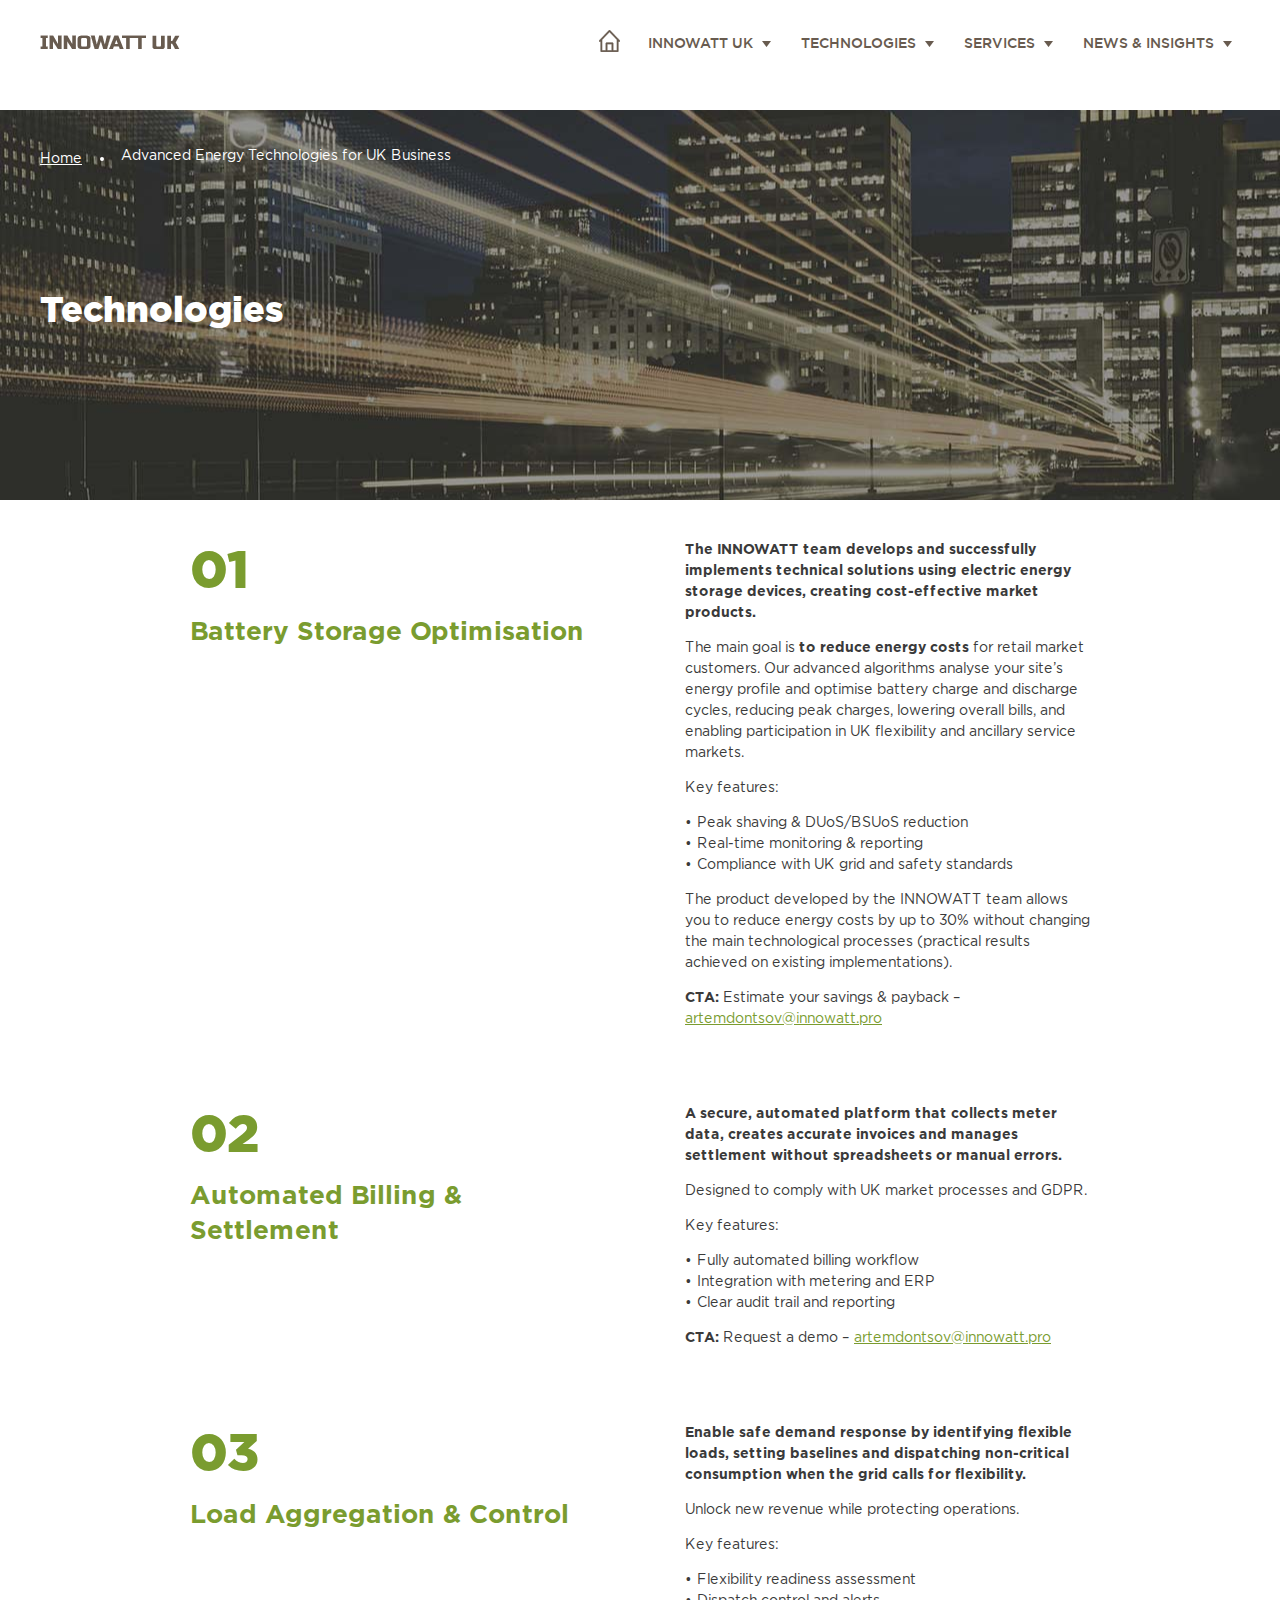
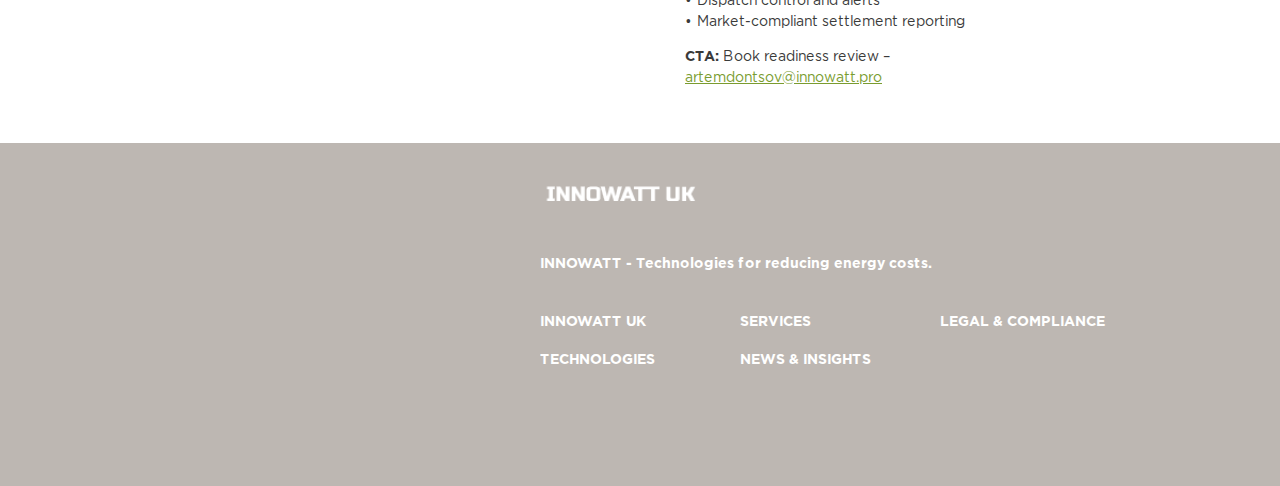
<file: innowatt.pro/en/technology.html>
﻿<!DOCTYPE html>
<html>

<head>
	<title>Innowatt UK - Technologies</title>
	<meta charset="utf-8" />
	<meta name="description" content="" />
	<meta name="keywords" content="" />
	<meta name="viewport" content="width=device-width, initial-scale=1, maximum-scale=1, user-scalable=no" />
	<link type="text/css" rel="stylesheet" href="assets/stylesheets/fonts.css?ver=2" />
	<link type="text/css" rel="stylesheet" href="assets/stylesheets/common.css?ver=2" />
	<link type="text/css" rel="stylesheet" href="assets/stylesheets/technology.css?ver=2" />
	<script type="text/javascript" src="assets/javascripts/jquery-3.3.1.min.js?ver=2"></script>
	<script type="text/javascript" src="assets/javascripts/theme.js?ver=2"></script>
	<link rel="icon" href="../favicon.ico" type="image/x-icon" />
	<link rel="shortcut icon" href="../favicon.ico" type="image/x-icon" />
</head>

<body>
	<div class="wrap">
		<!-- Header -->
		<!-- Yandex.Metrika counter -->
		<script type="text/javascript">
			(function (d, w, c) {
				(w[c] = w[c] || []).push(function () {
					try {
						w.yaCounter49436935 = new Ya.Metrika2({
							id: 49436935,
							clickmap: true,
							trackLinks: true,
							accurateTrackBounce: true,
							webvisor: true,
						});
					} catch (e) { }
				});

				var n = d.getElementsByTagName("script")[0],
					s = d.createElement("script"),
					f = function () {
						n.parentNode.insertBefore(s, n);
					};
				s.type = "text/javascript";
				s.async = true;
				s.src = "https://mc.yandex.ru/metrika/tag.js";

				if (w.opera == "[object Opera]") {
					d.addEventListener("DOMContentLoaded", f, false);
				} else {
					f();
				}
			})(document, window, "yandex_metrika_callbacks2");
		</script>
		<noscript>
			<div>
				<img src="../watch/49436935" style="position: absolute; left: -9999px" alt="" />
			</div>
		</noscript>
		<!-- /Yandex.Metrika counter -->
		<header class="header inner clear">
			<a href="../index.html" class="logo"></a>
			<div class="icon-menu"></div>
			<nav>
				<div class="icon-close"></div>
				<ul>
					<li class="home"><a href="../index.html">Main</a></li>
					<li class="drop">
						<a href="about.html">INNOWATT UK</a> <span class="icon-drop"></span>
						<ul class="submenu">
							<li><a href="about.html">About us</a></li>
							<li><a href="contacts.html">Contacts</a></li>
						</ul>
					</li>
					<li class="drop">
						<a href="technology.html">Technologies</a> <span class="icon-drop"></span>
						<ul class="submenu">
							<li><a href="technology.html#01">BATTERY STORAGE OPTIMISATION</a></li>
							<li><a href="technology.html#02">AUTOMATED BILLING & SETTLEMENT</a></li>
							<li><a href="technology.html#03">LOAD AGGREGATION & CONTROL</a></li>
						</ul>
					</li>
					<li class="drop">
						<a href="services_2.html">Services</a> <span class="icon-drop"></span>
						<ul class="submenu">
							<li><a href="services_2.html">TARIFF & PROCUREMENT ADVISORY (UK)</a></li>
							<li><a href="services.html">ENERGY & FLEXIBILITY CONSULTING</a></li>
							<li><a href="services_3.html">SYSTEMS INTEGRATION & CUSTOMISATION</a></li>
						</ul>
					</li>
					<li class="drop">
						<a href="today.html">NEWS & INSIGHTS</a> <span class="icon-drop"></span>
						<ul class="submenu">
							<li><a href="today.html">Press releases</a></li>
							<li><a href="today.html">Publications</a></li>
						</ul>
					</li>
				</ul>
			</nav>
		</header>

		<!-- Content -->
		<main>
			<article class="technology">
				<header>
					<div class="crumbs white">
						<a href="../index.html">Home</a>
						<span><span>Advanced Energy Technologies for UK Business</span>
						</span>
					</div>
					<h1>Technologies</h1>
				</header>
				<div class="conteiner">
					<a name="01"></a>
					<div class="row clear">
						<div class="title">Battery Storage Optimisation</div>
						<div class="txt">
							<p>
								<strong>The INNOWATT team develops and successfully implements
									technical solutions using electric energy storage devices,
									creating cost-effective market products.</strong>
							</p>
							<p>
								The main goal is <strong>to reduce energy costs</strong> for
								retail market customers. Our advanced algorithms analyse your
								site’s energy profile and optimise battery charge and
								discharge cycles, reducing peak charges, lowering overall
								bills, and enabling participation in UK flexibility and
								ancillary service markets.
							</p>
							<p>Key features:</p>
							<p>
								• Peak shaving & DUoS/BSUoS reduction<br />
								• Real-time monitoring & reporting<br />
								• Compliance with UK grid and safety standards
							</p>
							<p>
								The product developed by the INNOWATT team allows you to
								reduce energy costs by up to 30% without changing the main
								technological processes (practical results achieved on
								existing implementations).
							</p>
							<p>
								<strong>CTA:</strong> Estimate your savings & payback –
								<a href="mailto:artemdontsov@innowatt.pro">artemdontsov@innowatt.pro</a>
							</p>
						</div>
					</div>
					<a name="02"></a>
					<div class="row clear">
						<div class="title">Automated Billing & Settlement</div>
						<div class="txt">
							<p>
								<strong>A secure, automated platform that collects meter data,
									creates accurate invoices and manages settlement without
									spreadsheets or manual errors.</strong>
							</p>
							<p>Designed to comply with UK market processes and GDPR.</p>
							<p>Key features:</p>
							<p>
								• Fully automated billing workflow<br />
								• Integration with metering and ERP<br />
								• Clear audit trail and reporting
							</p>
							<p>
								<strong>CTA:</strong> Request a demo –
								<a href="mailto:artemdontsov@innowatt.pro">artemdontsov@innowatt.pro</a>
							</p>
						</div>
					</div>
					<a name="03"></a>
					<div class="row clear">
						<div class="title">Load Aggregation & Control</div>
						<div class="txt">
							<p>
								<strong>Enable safe demand response by identifying flexible loads,
									setting baselines and dispatching non-critical consumption
									when the grid calls for flexibility.</strong>
							</p>
							<p>Unlock new revenue while protecting operations.</p>
							<p>Key features:</p>
							<p>
								• Flexibility readiness assessment<br />
								• Dispatch control and alerts<br />
								• Market-compliant settlement reporting
							</p>
							<p>
								<strong>CTA:</strong> Book readiness review –
								<a href="mailto:artemdontsov@innowatt.pro">artemdontsov@innowatt.pro</a>
							</p>
						</div>
					</div>
				</div>
			</article>
		</main>

		<!-- Footer -->
		<footer class="footer clear">
			<div class="conteiner">
				<div class="map">
					<iframe
						src="https://www.google.com/maps/embed?pb=!1m18!1m12!1m3!1d1475.9377856518995!2d-0.09036513487369627!3d51.52749549546154!2m3!1f0!2f0!3f0!3m2!1i1024!2i768!4f13.1!3m3!1m2!1s0x48761ca67029c68f%3A0x84546ca9a80ef179!2zMTI4IENpdHkgUmQsIExvbmRvbiBFQzFWIDJOWCwg0JLQtdC70LjQutC-0LHRgNC40YLQsNC90LjRjw!5e0!3m2!1sru!2sru!4v1759316850567!5m2!1sru!2sru"
						width="322" height="300" style="border:0;" allowfullscreen="" loading="lazy"
						referrerpolicy="no-referrer-when-downgrade">
					</iframe>
				</div>

				<div class="info clear">
					<div class="footer-logo"></div>
					<div class="slogan">INNOWATT - Technologies for reducing energy costs.</div>
					<nav>
						<ul>
							<li><a href="../en/about.html">INNOWATT UK</a></li>
							<li><a href="../en/services.html">SERVICES</a></li>
							<li><a href="../en/policy.html">LEGAL & COMPLIANCE </a></li>
							<li><a href="../en/technology.html">TECHNOLOGIES</a></li>
							<li><a href="../en/today.html">NEWS & INSIGHTS</a></li>
						</ul>
					</nav>
				</div>
			</div>
		</footer>
	</div>
</body>

</html>
</file>
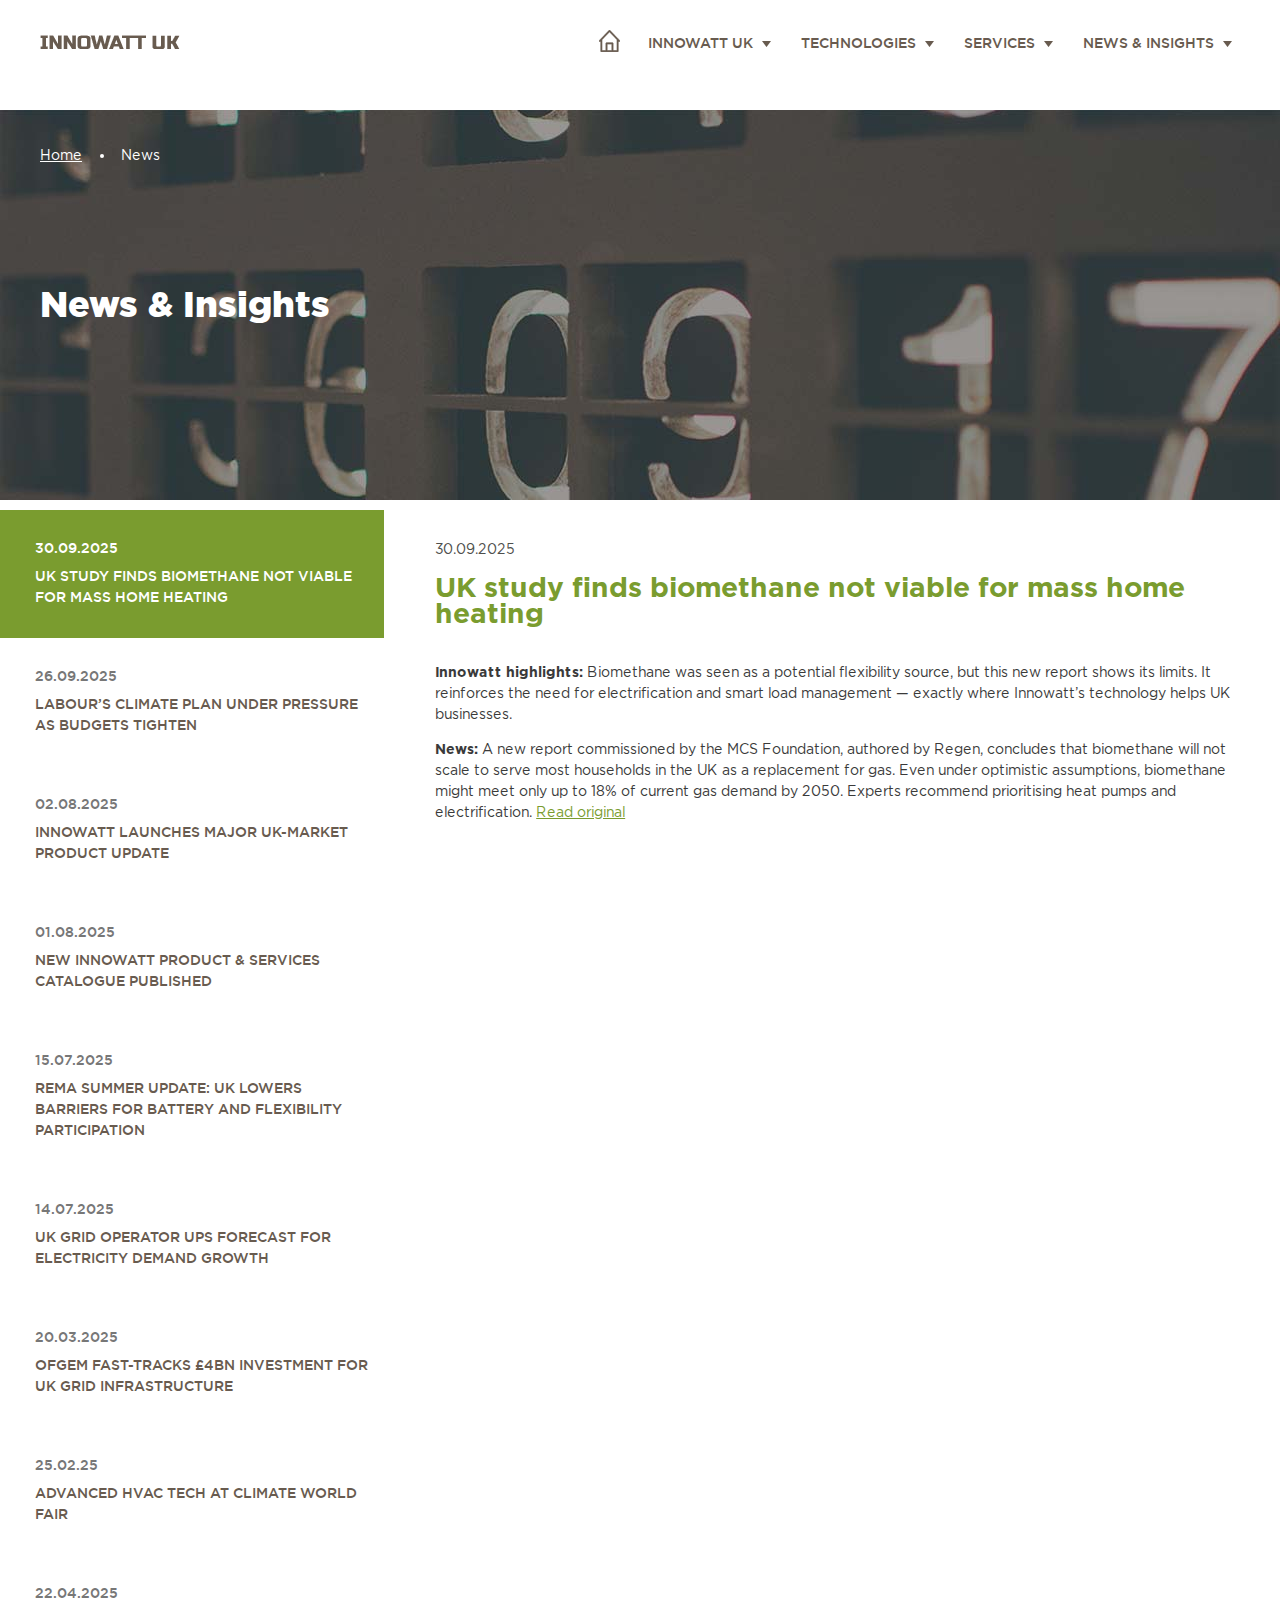
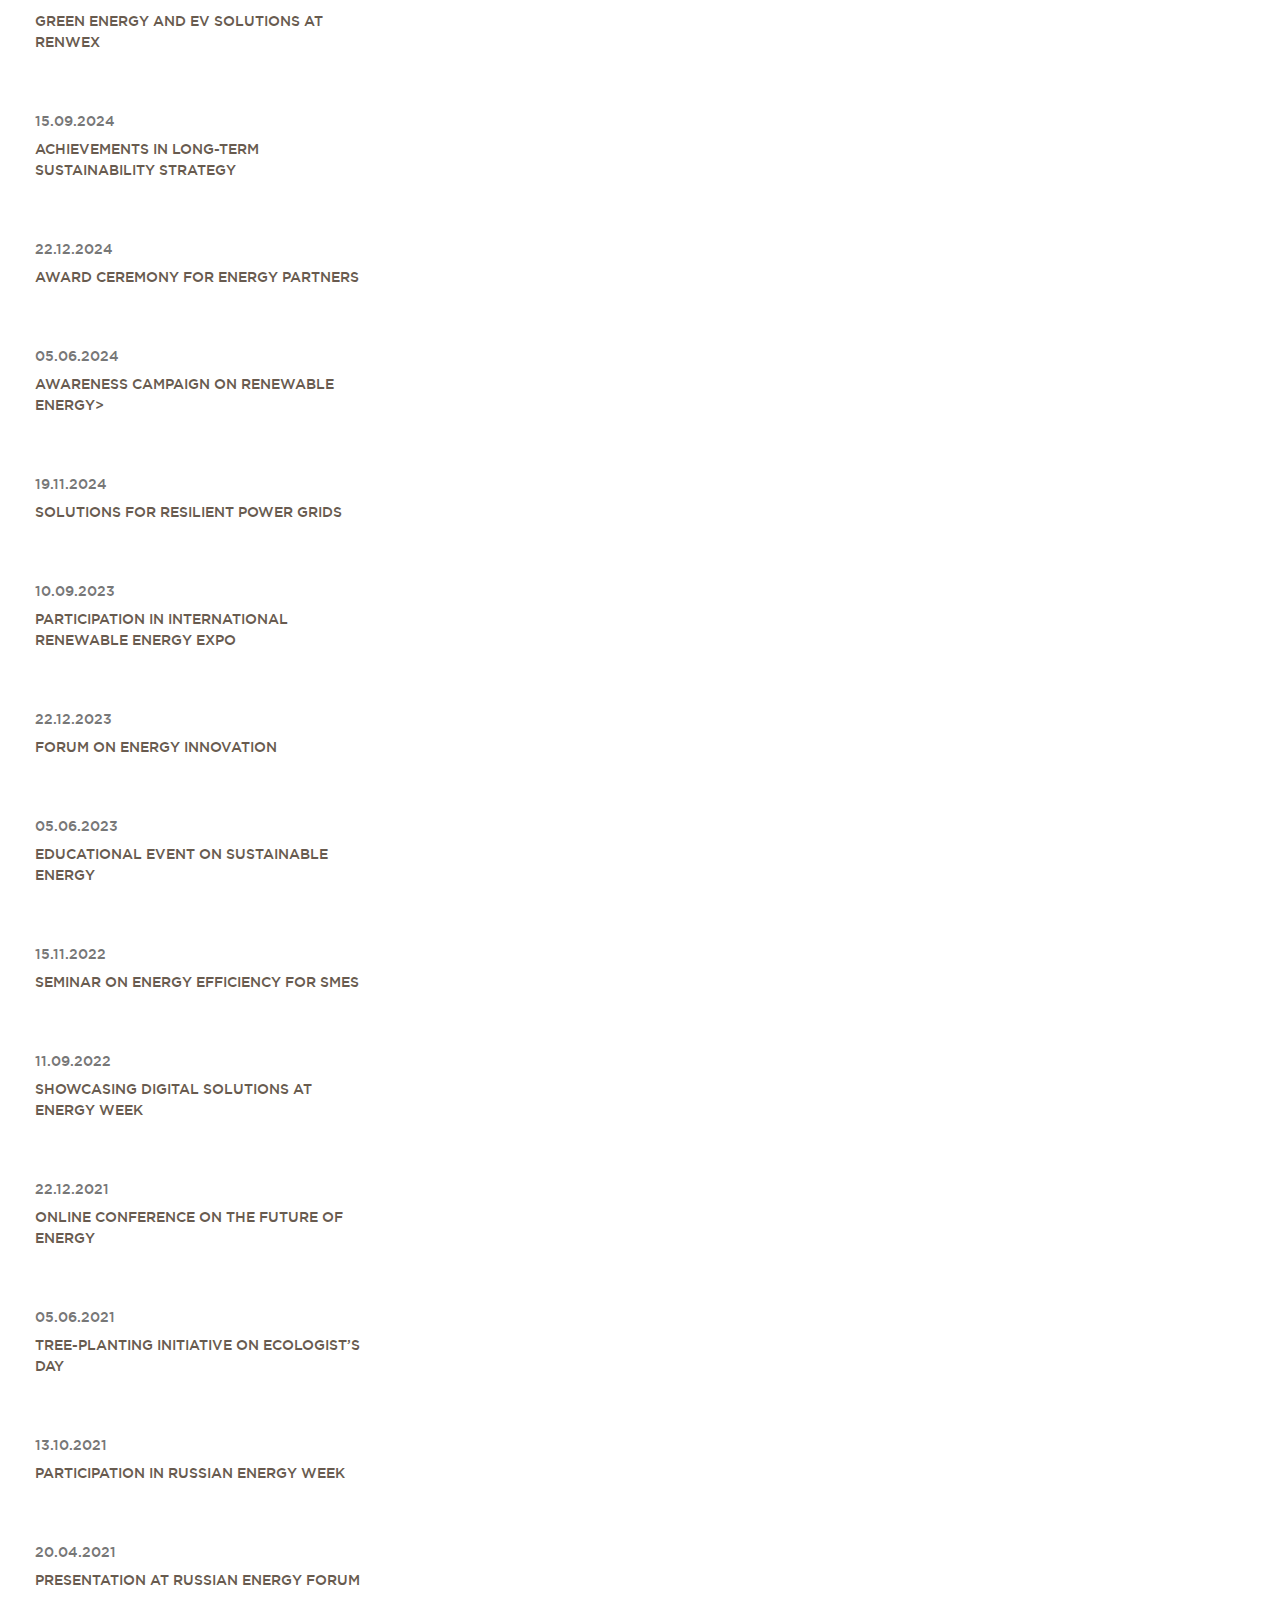
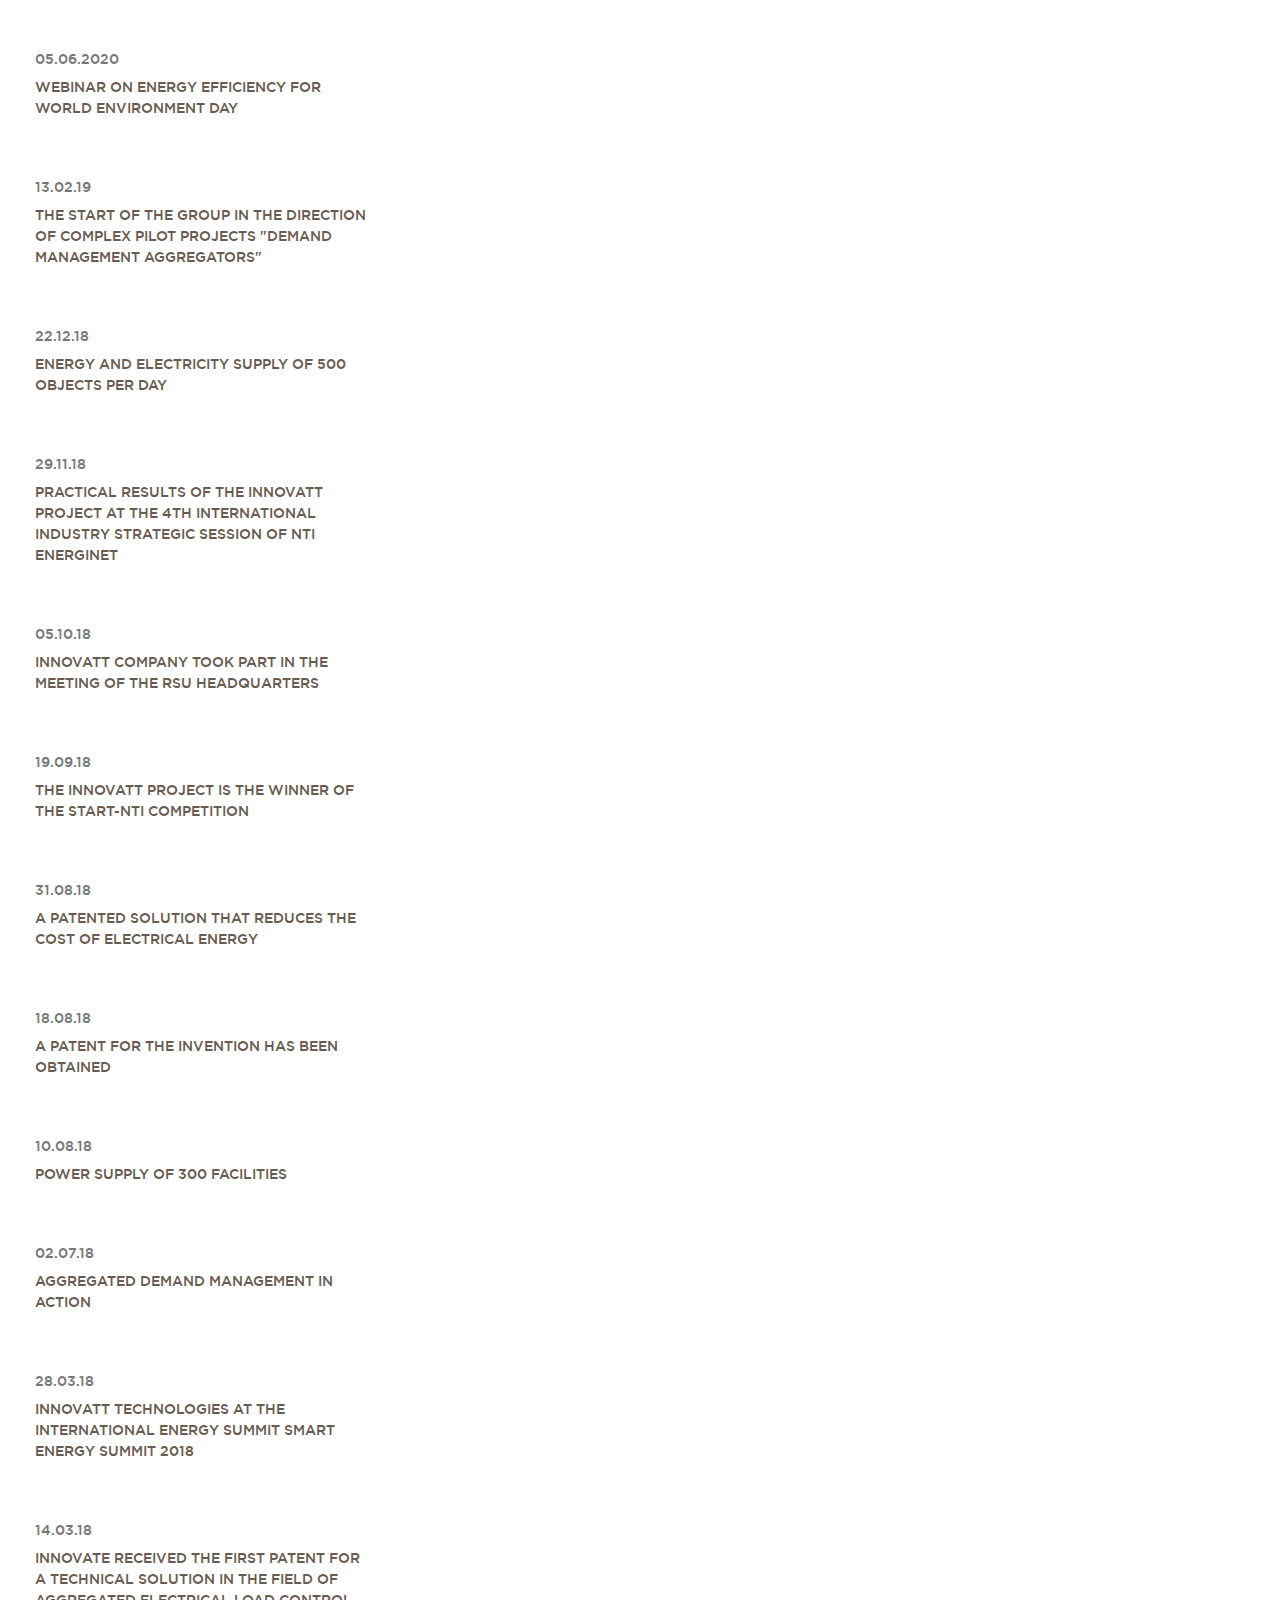
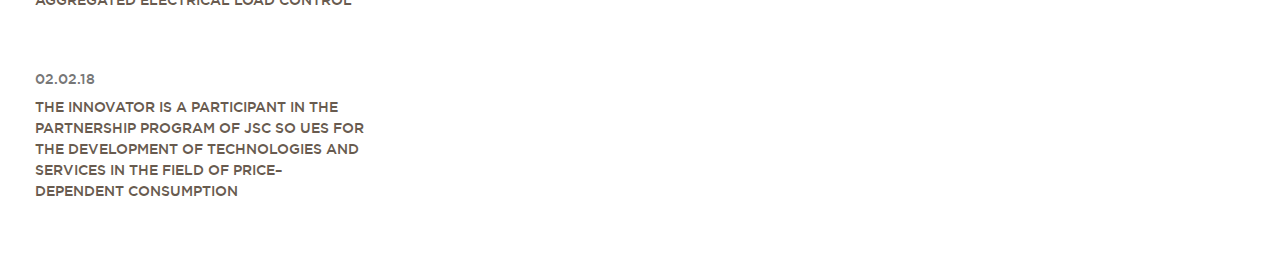
<file: innowatt.pro/en/today.html>
﻿<!DOCTYPE html>
<html>

<head>
	<title>Innowatt UK - News & Insights</title>
	<meta charset="utf-8" />
	<meta name="description" content="" />
	<meta name="keywords" content="" />
	<meta name="viewport" content="width=device-width, initial-scale=1, maximum-scale=1, user-scalable=no" />
	<link type="text/css" rel="stylesheet" href="assets/stylesheets/fonts.css?ver=2" />
	<link type="text/css" rel="stylesheet" href="assets/stylesheets/common.css?ver=2" />
	<link type="text/css" rel="stylesheet" href="assets/stylesheets/today.css?ver=2" />
	<script type="text/javascript" src="assets/javascripts/jquery-3.3.1.min.js?ver=2"></script>
	<script type="text/javascript" src="assets/javascripts/theme.js?ver=2"></script>
	<link rel="icon" href="../favicon.ico" type="image/x-icon" />
	<link rel="shortcut icon" href="../favicon.ico" type="image/x-icon" />
</head>

<body>
	<div class="wrap">
		<!-- Header -->
		<!-- Yandex.Metrika counter -->
		<script type="text/javascript">
			(function (d, w, c) {
				(w[c] = w[c] || []).push(function () {
					try {
						w.yaCounter49436935 = new Ya.Metrika2({
							id: 49436935,
							clickmap: true,
							trackLinks: true,
							accurateTrackBounce: true,
							webvisor: true,
						});
					} catch (e) { }
				});

				var n = d.getElementsByTagName("script")[0],
					s = d.createElement("script"),
					f = function () {
						n.parentNode.insertBefore(s, n);
					};
				s.type = "text/javascript";
				s.async = true;
				s.src = "https://mc.yandex.ru/metrika/tag.js";

				if (w.opera == "[object Opera]") {
					d.addEventListener("DOMContentLoaded", f, false);
				} else {
					f();
				}
			})(document, window, "yandex_metrika_callbacks2");
		</script>
		<noscript>
			<div>
				<img src="../watch/49436935" style="position: absolute; left: -9999px" alt="" />
			</div>
		</noscript>
		<!-- /Yandex.Metrika counter -->
		<header class="header inner clear">
			<a href="../index.html" class="logo"></a>
			<div class="icon-menu"></div>
			<nav>
				<div class="icon-close"></div>
				<ul>
					<li class="home"><a href="../index.html">Main</a></li>
					<li class="drop">
						<a href="about.html">INNOWATT UK</a> <span class="icon-drop"></span>
						<ul class="submenu">
							<li><a href="about.html">About us</a></li>
							<li><a href="contacts.html">Contacts</a></li>
						</ul>
					</li>
					<li class="drop">
						<a href="technology.html">Technologies</a> <span class="icon-drop"></span>
						<ul class="submenu">
							<li><a href="technology.html#01">BATTERY STORAGE OPTIMISATION</a></li>
							<li><a href="technology.html#02">AUTOMATED BILLING & SETTLEMENT</a></li>
							<li><a href="technology.html#03">LOAD AGGREGATION & CONTROL</a></li>
						</ul>
					</li>
					<li class="drop">
						<a href="services_2.html">Services</a> <span class="icon-drop"></span>
						<ul class="submenu">
							<li><a href="services_2.html">TARIFF & PROCUREMENT ADVISORY (UK)</a></li>
							<li><a href="services.html">ENERGY & FLEXIBILITY CONSULTING</a></li>
							<li><a href="services_3.html">SYSTEMS INTEGRATION & CUSTOMISATION</a></li>
						</ul>
					</li>
					<li class="drop">
						<a href="today.html">NEWS & INSIGHTS</a> <span class="icon-drop"></span>
						<ul class="submenu">
							<li><a href="today.html">Press releases</a></li>
							<li><a href="today.html">Publications</a></li>
						</ul>
					</li>
				</ul>
			</nav>
		</header>

		<!-- Content -->
		<main>
			<article class="today">
				<header>
					<div class="crumbs white">
						<a href="../index.html">Home</a> <span>News</span>
					</div>
					<h1>News & Insights</h1>
				</header>

				<div class="tabs clear" id="tabs-today">
					<div class="nav-tabs">
						<div class="nav current">
							<div class="date">30.09.2025</div>
							<div class="name">
								UK study finds biomethane not viable for mass home heating
							</div>
						</div>

						<div class="nav nav">
							<div class="date">26.09.2025</div>
							<div class="name">
								Labour’s climate plan under pressure as budgets tighten
							</div>
						</div>

						<div class="nav nav">
							<div class="date">02.08.2025</div>
							<div class="name">
								Innowatt launches major UK-market product update
							</div>
						</div>

						<div class="nav nav">
							<div class="date">01.08.2025</div>
							<div class="name">
								New Innowatt Product & Services Catalogue published
							</div>
						</div>

						<div class="nav nav">
							<div class="date">15.07.2025</div>
							<div class="name">
								REMA Summer Update: UK lowers barriers for battery and
								flexibility participation
							</div>
						</div>

						<div class="nav nav">
							<div class="date">14.07.2025</div>
							<div class="name">
								UK Grid Operator ups forecast for electricity demand growth
							</div>
						</div>

						<div class="nav nav">
							<div class="date">20.03.2025</div>
							<div class="name">
								Ofgem fast-tracks £4bn investment for UK grid infrastructure
							</div>
						</div>
						<div class="nav nav">
							<div class="date">25.02.25</div>
							<div class="name">Advanced HVAC Tech at Climate World Fair</div>
						</div>
						<div class="nav nav">
							<div class="date">22.04.2025</div>
							<div class="name">Green Energy and EV Solutions at RENWEX</div>
						</div>
						<div class="nav nav">
							<div class="date">15.09.2024</div>
							<div class="name">
								Achievements in Long-Term Sustainability Strategy
							</div>
						</div>

						<div class="nav nav">
							<div class="date">22.12.2024</div>
							<div class="name">Award Ceremony for Energy Partners</div>
						</div>

						<div class="nav nav">
							<div class="date">05.06.2024</div>
							<div class="name">Awareness Campaign on Renewable Energy></div>
						</div>

						<div class="nav nav">
							<div class="date">19.11.2024</div>
							<div class="name">Solutions for Resilient Power Grids</div>
						</div>
						<div class="nav nav">
							<div class="date">10.09.2023</div>
							<div class="name">
								Participation in International Renewable Energy Expo
							</div>
						</div>
						<div class="nav nav">
							<div class="date">22.12.2023</div>
							<div class="name">Forum on Energy Innovation</div>
						</div>

						<div class="nav nav">
							<div class="date">05.06.2023</div>
							<div class="name">Educational Event on Sustainable Energy</div>
						</div>

						<div class="nav nav">
							<div class="date">15.11.2022</div>
							<div class="name">Seminar on Energy Efficiency for SMEs</div>
						</div>

						<div class="nav nav">
							<div class="date">11.09.2022</div>
							<div class="name">
								Showcasing Digital Solutions at Energy Week
							</div>
						</div>

						<div class="nav nav">
							<div class="date">22.12.2021</div>
							<div class="name">
								Online Conference on the Future of Energy
							</div>
						</div>

						<div class="nav nav">
							<div class="date">05.06.2021</div>
							<div class="name">
								Tree-Planting Initiative on Ecologist’s Day
							</div>
						</div>

						<div class="nav nav">
							<div class="date">13.10.2021</div>
							<div class="name">Participation in Russian Energy Week</div>
						</div>

						<div class="nav nav">
							<div class="date">20.04.2021</div>
							<div class="name">Presentation at Russian Energy Forum</div>
						</div>

						<div class="nav nav">
							<div class="date">05.06.2020</div>
							<div class="name">
								Webinar on Energy Efficiency for World Environment Day
							</div>
						</div>

						<div class="nav">
							<div class="date">13.02.19</div>
							<div class="name">
								The start of the group in the direction of complex pilot
								projects "Demand management aggregators"
							</div>
						</div>
						<div class="nav">
							<div class="date">22.12.18</div>
							<div class="name">
								Energy and electricity supply of 500 objects per day
							</div>
						</div>
						<div class="nav">
							<div class="date">29.11.18</div>
							<div class="name">
								Practical results of the INNOVATT project at the 4th
								International Industry Strategic Session of NTI Energinet
							</div>
						</div>
						<div class="nav">
							<div class="date">05.10.18</div>
							<div class="name">
								INNOVATT Company took part in the meeting of the RSU
								headquarters
							</div>
						</div>
						<div class="nav">
							<div class="date">19.09.18</div>
							<div class="name">
								The INNOVATT project is the winner of the Start-NTI
								competition
							</div>
						</div>
						<div class="nav">
							<div class="date">31.08.18</div>
							<div class="name">
								A patented solution that reduces the cost of electrical energy
							</div>
						</div>
						<div class="nav">
							<div class="date">18.08.18</div>
							<div class="name">
								A patent for the invention has been obtained
							</div>
						</div>
						<div class="nav">
							<div class="date">10.08.18</div>
							<div class="name">Power supply of 300 facilities</div>
						</div>
						<div class="nav">
							<div class="date">02.07.18</div>
							<div class="name">Aggregated demand management in action</div>
						</div>
						<div class="nav">
							<div class="date">28.03.18</div>
							<div class="name">
								INNOVATT technologies at the international energy summit Smart
								Energy Summit 2018
							</div>
						</div>
						<div class="nav">
							<div class="date">14.03.18</div>
							<div class="name">
								Innovate received the first Patent for a technical solution in
								the field of aggregated electrical load control
							</div>
						</div>
						<div class="nav">
							<div class="date">02.02.18</div>
							<div class="name">
								The innovator is a participant in the Partnership Program of
								JSC SO UES for the development of technologies and services in
								the field of price–dependent consumption
							</div>
						</div>
					</div>
					<div class="tabs-content">
						<div class="tab current">
							<div class="date">30.09.2025</div>
							<h2>
								UK study finds biomethane not viable for mass home heating
							</h2>
							<p>
								<strong>Innowatt highlights:</strong> Biomethane was seen as a
								potential flexibility source, but this new report shows its
								limits. It reinforces the need for electrification and smart
								load management — exactly where Innowatt’s technology helps UK
								businesses.
							</p>
							<p>
								<strong>News:</strong> A new report commissioned by the MCS
								Foundation, authored by Regen, concludes that biomethane will
								not scale to serve most households in the UK as a replacement
								for gas. Even under optimistic assumptions, biomethane might
								meet only up to 18% of current gas demand by 2050. Experts
								recommend prioritising heat pumps and electrification.
								<a href="https://www.theguardian.com/environment/2025/sep/30/biomethane-not-viable-for-widespread-use-in-uk-home-heating-report-finds?utm_source=chatgpt.com"
									target="_blank">Read original</a>
							</p>
						</div>

						<div class="tab">
							<div class="date">26.09.2025</div>
							<h2>Labour’s climate plan under pressure as budgets tighten</h2>
							<p>
								<strong>Innowatt highlights:</strong> The UK’s climate
								strategy affects subsidies and tariffs. Understanding
								political and financial changes is key for planning energy
								cost reduction and flexibility projects.
							</p>
							<p>
								<strong>News:</strong> As Prime Minister Keir Starmer's
								government advances its green agenda, fiscal constraints and
								opposition critiques mount. The strategy to deliver on
								net-zero commitments, backed by funding for insulation and
								renewables, faces tough tests.
								<a href="https://www.theguardian.com/environment/2025/sep/26/climate-change-scepticism-is-rising-will-starmer-hold-firm-or-buckle?utm_source=chatgpt.com"
									target="_blank">Read original</a>
							</p>
						</div>

						<div class="tab">
							<div class="date">02.08.2025</div>
							<h2>Innowatt launches major UK-market product update</h2>
							<p>
								We are releasing a new version of our optimisation &
								settlement platform for UK customers. The update improves grid
								balancing integration, smarter tariff handling, and full
								compliance with Ofgem rules. Ask:
								<a href="mailto:artemdontsov@innowatt.pro">artemdontsov@innowatt.pro</a>
							</p>
						</div>

						<div class="tab">
							<div class="date">01.08.2025</div>
							<h2>New Innowatt Product & Services Catalogue published</h2>
							<p>
								Our updated catalogue presents a clear view of all UK-focused
								solutions — Battery Optimisation, Automated Billing &
								Settlement, Load Aggregation & Control, and Flexibility
								Consulting. Ask:
								<a href="mailto:artemdontsov@innowatt.pro">artemdontsov@innowatt.pro</a>
							</p>
						</div>

						<div class="tab">
							<div class="date">15.07.2025</div>
							<h2>
								REMA Summer Update: UK lowers barriers for battery and
								flexibility participation
							</h2>
							<p>
								<strong>Innowatt highlights:</strong> The UK market for
								flexibility is opening further, making battery optimisation
								and load aggregation more profitable.
							</p>
							<p>
								<strong>News:</strong> The UK’s Review of Electricity Market
								Arrangements (REMA) proposed to lower participation thresholds
								for flexibility solutions in the balancing market, opening
								greater revenue opportunities for battery/storage projects.
								<a href="https://www.gov.uk/government/publications/review-of-electricity-market-arrangements-rema-summer-update-2025/review-of-electricity-market-arrangements-rema-summer-update-2025-accessible-webpage?utm_source=chatgpt.com"
									target="_blank">Read original</a>
							</p>
						</div>

						<div class="tab">
							<div class="date">14.07.2025</div>
							<h2>
								UK Grid Operator ups forecast for electricity demand growth
							</h2>
							<p>
								<strong>Innowatt highlights:</strong> Rapid electricity demand
								growth makes flexibility and storage more valuable. Innowatt
								solutions help businesses prepare for this shift.
							</p>
							<p>
								<strong>News:</strong> The UK’s grid operator expects demand
								to rise by more than 30% this decade, driven by EV adoption
								and electrification across industry and transport.
								<a href="https://www.energycentral.com/energy-management/post/news-uk-electricity-grid-operator-boosts-forecast-for-demand-growth-TGl0bc0uDERMdbP?utm_source=chatgpt.com"
									target="_blank">Read original</a>
							</p>
						</div>

						<div class="tab">
							<div class="date">20.03.2025</div>
							<h2>
								Ofgem fast-tracks £4bn investment for UK grid infrastructure
							</h2>
							<p>
								<strong>Innowatt highlights:</strong> New investments create
								opportunities for storage and load control technologies. UK
								companies should track these programmes to benefit from
								incentives and improved grid access.
							</p>
							<p>
								<strong>News:</strong> Ofgem announced accelerated funding to
								upgrade transmission infrastructure, enabling faster
								renewables deployment, grid stability improvements, and better
								support for distributed energy resources.
								<a href="https://www.reuters.com/business/energy/uk-regulator-fast-tracks-52-billion-energy-grid-investment-2025-03-20/?utm_source=chatgpt.com"
									target="_blank">Read original</a>
							</p>
						</div>
						<div class="tab">
							<div class="date">25.02.25</div>
							<h2>Advanced HVAC Tech at Climate World Fair</h2>
							<p>
								INNOVATT participated in the Climate World Fair 2025,
								presenting advanced HVAC and energy efficiency technologies.
							</p>
						</div>
						<div class="tab">
							<div class="date">22.04.25</div>
							<h2>Green Energy and EV Solutions at RENWEX</h2>
							<p>
								At RENWEX 2025 in Moscow, INNOVATT demonstrated innovative
								solutions in green energy and electric vehicles.
							</p>
						</div>
						<div class="tab">
							<div class="date">15.10.25</div>
							<h2>Achievements in Long-Term Sustainability Strategy</h2>
							<p>
								INNOVATT presented its achievements at Russian Energy Week,
								emphasizing its sustainable development strategy through 2050.
							</p>
						</div>
						<div class="tab">
							<div class="date">22.12.24</div>
							<h2>Award Ceremony for Energy Partners</h2>
							<p>
								On Power Engineer’s Day, INNOVATT held an award ceremony
								honoring partners for their contribution to sustainable energy
								development.
							</p>
						</div>
						<div class="tab">
							<div class="date">05.06.24</div>
							<h2>Awareness Campaign on Renewable Energy</h2>
							<p>
								In celebration of World Environment Day, INNOVATT launched a
								campaign to raise awareness about renewable energy sources.
							</p>
						</div>
						<div class="tab">
							<div class="date">19.11.24</div>
							<h2>Solutions for Resilient Power Grids</h2>
							<p>
								At the Power Grids 2024 exhibition in Moscow, INNOVATT
								showcased solutions to enhance the resilience and efficiency
								of power grids.
							</p>
						</div>
						<div class="tab">
							<div class="date">10.09.23</div>
							<h2>Participation in International Renewable Energy Expo</h2>
							<p>
								INNOVATT took part in an international renewable energy
								exhibition, presenting its latest developments.
							</p>
						</div>
						<div class="tab">
							<div class="date">22.12.23</div>
							<h2>Forum on Energy Innovation</h2>
							<p>
								To mark Power Engineer’s Day, INNOVATT hosted a forum on
								energy innovation with the participation of leading industry
								experts.
							</p>
						</div>
						<div class="tab">
							<div class="date">05.06.23</div>
							<h2>Educational Event on Sustainable Energy</h2>
							<p>
								On Ecologist’s Day, INNOVATT participated in an educational
								program for schoolchildren on the importance of sustainable
								energy.
							</p>
						</div>
						<div class="tab">
							<div class="date">15.11.22</div>
							<h2>Seminar on Energy Efficiency for SMEs</h2>
							<p>
								INNOVATT conducted a seminar on the implementation of
								energy-efficient technologies in small and medium-sized
								businesses.
							</p>
						</div>
						<div class="tab">
							<div class="date">11.10.22</div>
							<h2>Showcasing Digital Solutions at Energy Week</h2>
							<p>
								INNOVATT presented its developments at Russian Energy Week,
								highlighting the digitalization and sustainability of the
								energy sector.
							</p>
						</div>
						<div class="tab">
							<div class="date">22.12.21</div>
							<h2>Online Conference on the Future of Energy</h2>
							<p>
								In honor of Power Engineer’s Day, INNOVATT hosted an online
								conference on the future of energy and the role of innovation
								in sustainable development.
							</p>
						</div>
						<div class="tab">
							<div class="date">05.06.21</div>
							<h2>Tree-Planting Initiative on Ecologist’s Day</h2>
							<p>
								On Ecologist’s Day, INNOVATT participated in a tree-planting
								initiative in cooperation with local environmental
								organizations.
							</p>
						</div>
						<div class="tab">
							<div class="date">13.10.21</div>
							<h2>Participation in Russian Energy Week</h2>
							<p>
								INNOVATT took part in the Russian Energy Week, showcasing its
								achievements in hydrogen energy and transport decarbonization.
							</p>
						</div>
						<div class="tab">
							<div class="date">20.04.21</div>
							<h2>Presentation at Russian Energy Forum</h2>
							<p>
								INNOVATT participated in the Moscow International Forum
								"Russia’s Fuel and Energy Complex in the 21st Century" with a
								presentation on energy efficiency.
							</p>
						</div>
						<div class="tab">
							<div class="date">05.06.20</div>
							<h2>
								As part of World Environment Day, INNOVATT held a webinar on
								the implementation of energy-efficient technologies in
								industry, attracting more than 500 participants.
							</h2>
							<p>
								As part of World Environment Day, INNOVATT held a webinar on
								the implementation of energy-efficient technologies in
								industry, attracting more than 500 participants.
							</p>
						</div>
						<div class="tab">
							<div class="date">13.02.19</div>
							<h2>
								Start of the group in the direction of complex pilot projects
								"Demand management aggregators"
							</h2>
							<p>
								<strong>Comprehensive pilot project "Demand Management Aggregators"
									of NTI Energinet</strong>
							</p>

							<p>
								INNOVATT Company took part in the work of the group in the
								direction of integrated pilot projects "Demand management
								Aggregators" of NTI Energinet . At the meeting, issues were
								discussed and proposals were made aimed at forming a roadmap
								for the pilot project for 2019.
							</p>
						</div>
						<div class="tab">
							<div class="date">22.12.18</div>
							<h2>Power supply of 500 objects per Day</h2>
							<p>
								<strong>Congratulations to all customers of the INNOVATT company
									and participants of the electric energy market on the
									"Energy Day".
								</strong>
							</p>

							<p>
								We are pleased to inform you that as of this date, the number
								of power supply facilities of INNOVATT LLC has exceeded 500.
								The supply of electric energy is carried out using modern
								technologies and proprietary technical solutions, which
								provides the company's customers with a guaranteed reduction
								in electric energy costs.
							</p>
						</div>
						<div class="tab">
							<div class="date">29.11.18</div>
							<h2>
								Practical results of the INNOVATT project at the 4th
								International Industry Strategic Session of NTI Energinet
							</h2>
							<p>
								<strong>INNOVATT took part in the 4th International Industry
									Strategic Session of NTI Energinet.
								</strong>
							</p>
							The central issue was the flexibility, adaptability and
							scalability of the submitted projects for existing market
							conditions as a continuation of the discussions held within the
							framework of the Russian Energy Week 2018. The company's
							specialists took an active part in the work of the project group
							in the direction of the roadmap "Demand Management Aggregators",
							presented their practical results and made a summary report
							together with representatives of JSC SO UES.
						</div>
						<div class="tab">
							<div class="date">05.10.18</div>
							<h2>
								INNOVATT Company took part in the meeting of the RSU
								headquarters
							</h2>
							<p>
								<strong>Representatives of the INNOVATT company took part in a
									meeting of the coordination headquarters for the launch of
									the system services market (DCS headquarters), which was
									held on October 3-5, 2018 in the territory of
									Nevinnomysskaya GRES.
								</strong>
							</p>
							<p>
								The event was organized by JSC SO UES together with PJSC Enel
								Russia. The DCS headquarters was established to coordinate the
								actions of the System Operator and generating companies within
								the framework of the functioning and development of the market
								for system reliability services (system services). The staff
								includes representatives of JSC SO UES, all wholesale
								generating companies, JSC INTER RAO UES, LLC BGC (Republic of
								Bashkortostan), JSC Generating Company (Republic of
								Tatarstan), JSC Fortum, JSC Irkutskenergo, JSC RusHydro and
								JSC Concern Rosenergoatom", a number of territorial generating
								companies. The INNOVATT company presented to the participants
								of the meeting the possibilities of a technical solution that
								allows the use of distributed controlled electric energy
								storage for frequency control purposes in the Unified Energy
								System of the Russian Federation.
							</p>
						</div>
						<div class="tab">
							<div class="date">19.09.18</div>
							<h2>
								The INNOVATT project is the winner of the Start-NTI
								competition
							</h2>
							<p>
								<strong>The project of the INNOVATT team was among the winners of
									the Start-NTI competition. The competition was held by the
									Foundation for Assistance to the Development of Small
									Enterprises in the Scientific and Technical field in
									September this year.
								</strong>
							</p>
							<p>
								The participants of the competition included projects of
								national technological initiatives approved by the Presidium
								of the Presidential Council for Economic Modernization and
								Innovative Development of Russia. The INNOVATT project became
								the leader in the implementation of R&D within the framework
								of the roadmap of the National Technological Initiative in the
								direction of Energynet. The work within the framework of R&D
								will focus on expanding the functionality of existing INNOVATT
								developments and developing a prototype hardware and software
								complex that implements individual and aggregated control of
								distributed electrical load.
							</p>
						</div>
						<div class="tab">
							<div class="date">31.08.18</div>
							<h2>
								A patented solution that reduces the cost of electrical energy
							</h2>
							<p>
								<strong>On July 31, 2018, INNOVATT received another patent for an
									invention in the field of developed technologies.
								</strong>
							</p>
							<p>
								"The specialists of the INNOVATT company have developed a
								technical solution that allows for the non-switching parallel
								regulated operation of two or more sources of electric energy
								on a single electrical load. Within the framework of the pilot
								zone, we have already received results confirming the stated
								goals," said Ruslan Travnikov, CEO of INNOVATT. The invention
								makes it possible to significantly reduce the cost of electric
								energy for the company's customers.
							</p>
						</div>
						<div class="tab">
							<div class="date">18.08.18</div>
							<h2>A patent for an invention was obtained</h2>
							<p>
								<strong>On July 18, 2018, INNOVATT received a patent for an
									invention in the field of technologies being developed. The
									company's specialists have developed their own hardware and
									software solutions and control algorithms to reduce the
									costs of the company's customers for the purchase of
									electric energy.</strong>
							</p>
						</div>
						<div class="tab">
							<div class="date">10.08.18</div>
							<h2>Power supply to 300 facilities</h2>
							<p>
								<strong>On July 10, 2018, INNOVATT signed another energy supply
									agreement and crossed the mark of 300 energy supply
									facilities in Moscow and the Moscow region.</strong>
							</p>
						</div>
						<div class="tab">
							<div class="date">02.07.18</div>
							<h2>Aggregated demand management in action</h2>
							<div class="cols clear">
								<div class="col"></div>
							</div>
						</div>
					</div>
				</div>
			</article>
		</main>
	</div>
</body>

</html>
</file>
<file: innowatt.pro/en/assets/stylesheets/fonts.css>
@font-face {
	font-family: 'GothamPro';
	src: url('../fonts/gothampro/regular.eot') format('embedded-opentype'),
		url('../fonts/gothampro/regular.woff') format('woff'),
		url('../fonts/gothampro/regular.ttf')  format('truetype'),
		url('../fonts/gothampro/regular.svg') format('svg');
	font-weight: normal;
	font-style: normal;
}

@font-face {
	font-family: 'GothamPro-Medium';
	src: url('../fonts/gothampro/medium.eot') format('embedded-opentype'),
		url('../fonts/gothampro/medium.woff') format('woff'),
		url('../fonts/gothampro/medium.ttf')  format('truetype'),
		url('../fonts/gothampro/medium.svg') format('svg');
	font-weight: normal;
	font-style: normal;
}

@font-face {
	font-family: 'GothamPro-Black';
	src: url('../fonts/gothampro/black.eot') format('embedded-opentype'),
		url('../fonts/gothampro/black.woff') format('woff'),
		url('../fonts/gothampro/black.ttf')  format('truetype'),
		url('../fonts/gothampro/black.svg') format('svg');
	font-weight: normal;
	font-style: normal;
}

@font-face {
	font-family: 'GothamPro-Bold';
	src: url('../fonts/gothampro/bold.eot') format('embedded-opentype'),
		url('../fonts/gothampro/bold.woff') format('woff'),
		url('../fonts/gothampro/bold.ttf')  format('truetype'),
		url('../fonts/gothampro/bold.svg') format('svg');
	font-weight: normal;
	font-style: normal;
}
</file>
<file: innowatt.pro/en/assets/stylesheets/common.css>
/*
	General
*/
body {
	font: 14px GothamPro;
	color: #3a3a3a;
	min-width: 320px;
	margin: 0;
	position: relative;
}

main,
section,
article,
aside,
address,
figcaption,
figure,
footer,
header,
nav {
	display: block;
}

ul,
ul li {
	padding: 0;
	margin: 0;
	list-style: none;
}

img {
	max-width: 100%;
	max-height: 100%;
}

b,
strong {
	font: 14px GothamPro-Bold;
}

a {
	color: #7a9c2f;
}

a:hover {
	text-decoration: none;
}

.wrap {
	max-width: 1280px;
	margin: 0 auto;
	position: relative;
	overflow: hidden;
}

.conteiner {
	position: relative;
	z-index: 20;
}

.clear:after {
	content: '';
	clear: both;
	display: block;
}

.clr {
	height: 0;
	line-height: 0;
	clear: both;
}

::selection {
	color: #8e7966;
	background: #cae470;
}

::-moz-selection {
	color: #8e7966;
	background: #cae470;
}

::-webkit-selection {
	color: #8e7966;
	background: #cae470;
}

/*
	Buttons
*/
.btn {
	font: 14px GothamPro;
	text-decoration: none;
	cursor: pointer;
	text-align: center;
	text-transform: uppercase;
	color: #fff;
	text-transform: uppercase;
	padding: 25px 70px;
	display: inline-block;
	position: relative;
}

.btn.mail {
	background-color: #aba6a1;
}

.btn.order,
.btn.more {
	background-color: #84a43f;
}

.btn.more {
	padding-left: 30px;
	padding-right: 70px;
}

.btn.mail:hover,
.btn.order:hover,
.btn.more:hover {
	transition: background-color 100ms ease-out;
}

.btn.mail:hover {
	background-color: #9a9591;
}

.btn.order:hover,
.btn.more:hover {
	background-color: #749037;
}

.btn.more:before,
.btn.more:after {
	content: '';
	width: 2px;
	height: 13px;
	background-color: #fff;
	position: absolute;
	right: 35px;
}

.btn.more:before {
	transform: rotate(-45deg);
	top: 21px;
}

.btn.more:after {
	transform: rotate(45deg);
	top: 30px;
}

/*
	Header
*/
.header {
	padding: 35px;
	background: url('../images/headers/main.jpg') 0 0 no-repeat;
	position: relative;
}

.header.inner {
	background: none;
}

.logo {
	cursor: pointer;
}

.header .logo {
  float: left;
  width: 160px;
  height: 40px;
  background: url('../images/logo.png') 0 0 no-repeat;
}

.footer-logo {
  width: 160px;   
  height: 40px;
  background: url('../images/logo.png') no-repeat center center;
  background-size: contain;
}

.header.inner .logo {
	background-image: url('../images/logo_inner.png');
}

/* Menu */
.header nav {
	float: right;
	font: 14px GothamPro-Medium;
	text-transform: uppercase;
	margin: -5px 0 0 0;
}

.header nav ul {
	position: relative;
}

.header nav ul li {
	vertical-align: middle;
	padding: 0 13px;
	display: inline-block;
}

.header nav ul li.home {
	padding: 0 10px 0 0;
}

.header nav ul li a {
	color: #fff;
	text-decoration: none;
}

.header.inner nav ul li a {
	color: #685b4f;
}

.header nav ul li>a:hover,
.header nav ul li:hover>a {
	color: #d0e973;
	transition: color 300ms ease-out;
}

.header.inner nav ul li a:hover,
.header.inner nav ul li:hover a {
	color: #2e2f2e;
}

.header nav ul li.drop>a:after {
	content: '';
	vertical-align: middle;
	margin-left: 9px;
	width: 9px;
	height: 6px;
	background: url('../images/icons/nav_arrow.png') bottom no-repeat;
	display: inline-block;
}

.header.inner nav ul li a:after {
	background-image: url('../images/icons/nav_arrow_inner.png');
}

.header nav ul li a:hover:after,
.header nav ul li:hover a:after {
	background-position: top;
	transition: background-position 200ms ease-out;
}

.header nav ul li.home a {
	text-indent: -100px;
	width: 22px;
	height: 22px;
	background: url('../images/icons/home.png') 0 0 no-repeat;
	display: inline-block;
	overflow: hidden;
}

.header.inner nav ul li.home a {
	background-image: url('../images/icons/home_inner.png');
}

/* Submenu */
.header nav ul li:hover ul {
	display: block;
}

.header nav ul ul {
	width: calc(100% - 60px);
	box-shadow: 0px 5px 5px -3px rgba(0, 0, 0, 0.2);
	position: absolute;
	top: 18px;
	left: 50px;
	z-index: 40;
	display: none;
}

.header nav ul ul li {
	padding: 10px 0 10px 50px;
	background-color: #fff;
	display: block;
	position: relative;
}

.header nav ul ul li:first-child {
	padding-top: 40px;
	margin-top: 40px;
}

.header nav ul ul li:last-child {
	padding-bottom: 40px;
	margin-bottom: 0;
}

.header nav ul ul li a,
.header nav ul ul li:hover a,
.header.inner nav ul ul li a {
	color: #1c1c1c;
}

.header nav ul ul li a:hover {
	color: #1c1c1c;
	text-decoration: underline;
}

.header nav ul ul li a:after,
.header.inner nav ul ul li a:after {
	display: none;
}

.header nav ul ul ul {
	padding: 0 0 0 10px;
	width: auto;
	box-shadow: none;
	position: relative;
	top: 0;
	left: 0;
	display: block;
}

.header nav ul ul ul li {
	text-transform: none;
	padding: 10px 0 10px 30px;
	position: relative;
}

.header nav ul ul ul li:first-child {
	margin-top: 10px;
	padding-top: 10px;
}

.header nav ul ul ul li:last-child {
	padding-bottom: 0;
	margin-bottom: 0;
}

.header nav ul ul ul li:before {
	content: '';
	width: 15px;
	height: 1px;
	background-color: #000;
	position: absolute;
	top: 17px;
	left: 0;
}

/*
	Content
*/
article header {
	position: relative;
	z-index: 20;
}

h1,
h2,
h3 {
	font-family: GothamPro-Black;
	font-weight: normal;
	padding: 0;
	margin: 0;
}

h1 {
	font-size: 52px;
}

/* How to */
.how-to {
	padding: 160px 20px 0 20px;
	margin: 0;
	counter-reset: section;
}

.how-to h2 {
	font: 28px GothamPro-Bold;
	color: #685b4f;
	padding-right: 40px;
	width: 240px;
}

.how-to h2 span {
	color: #7a9c2f;
}

.how-to .row {
	display: -webkit-flex;
	display: flex;
	margin-bottom: 60px;
	position: relative;
}

.how-to .row .col {
	position: relative;
	z-index: 20;
}

.how-to .row.one .col,
.how-to .row.three .col {
	margin-right: 80px;
}

.how-to .row.two .col {
	margin-left: 80px;
}

.how-to .row.two .col:last-child {
	margin-left: 0;
}

.how-to .row.three .col:last-child {
	margin-right: 0
}

.how-to .row .item {
	width: 175px;
}

.how-to .row .icon {
	margin-bottom: 13px;
	width: 175px;
	height: 175px;
	background-color: #edfabd;
	background-position: center;
	background-repeat: no-repeat;
	position: relative;
}

.how-to .row .icon:before {
	font: 25px GothamPro-Black;
	color: #93b14e;
	content: counter(section, decimal-leading-zero);
	counter-increment: section;
	position: absolute;
	top: 15px;
	left: 20px;
}

.how-to .row.three .col:last-child .icon {
	background-color: #d5f369;
}

.how-to .row .txt {
	color: #7a9c2f;
	padding: 3px 0;
	background-color: #fff;
}

.how-to .row.one {
	justify-content: flex-end;
	align-items: top;
}

.how-to .row.two {
	flex-direction: row-reverse;
	justify-content: space-between;
}

.how-to .col.planning,
.how-to .col.event,
.how-to .row.one h2,
.how-to .col.clipboard {
	flex-grow: 2;
}

.how-to .col.planning .item {
	width: auto
}

.how-to .row.one:after,
.how-to .row.one:before,
.how-to .row.two:after,
.how-to .row.two:before,
.how-to .row.three:after {
	content: '';
	background-color: #7c9e32;
	position: absolute;
}

.how-to .row.one:after {
	width: 45%;
	height: 1px;
	top: 87px;
	right: 85px;
}

.how-to .row.one:before {
	width: 1px;
	height: 220px;
	top: 87px;
	right: 85px;
}

.how-to .row.two:after,
.how-to .row.three:after {
	content: '';
	width: 96%;
	height: 1px;
	top: 87px;
}

.how-to .row.two:before {
	width: 1px;
	height: 200px;
	top: 170px;
	left: 90px;
}

.how-to .row .edit .icon {
	background-image: url('../images/icons/edit.png');
}

.how-to .row .clipboard .icon {
	background-image: url('../images/icons/clipboard.png');
}

.how-to .row .send-mail .icon {
	background-image: url('../images/icons/send_mail.png');
}

.how-to .row .abacus .icon {
	background-image: url('../images/icons/abacus.png');
}

.how-to .row .planning .icon {
	background-image: url('../images/icons/planning.png');
}

.how-to .row .speech-bubble .icon {
	background-image: url('../images/icons/speech_bubble.png');
}

.how-to .row .meeting .icon {
	background-image: url('../images/icons/meeting.png');
}

.how-to .row .contact .icon {
	background-image: url('../images/icons/contact.png');
}

.how-to .row .event .icon {
	background-image: url('../images/icons/event.png');
}

.how-to .row .hands .icon {
	background-image: url('../images/icons/hands.png');
}

/* Crumbs */
.crumbs {
	font: 14px GothamPro;
	color: #7a9c2f;
}

.crumbs a,
.crumbs span {
	vertical-align: middle;
	margin-bottom: 5px;
	display: inline-block;
}

.crumbs a {
	color: #7a9c2f;
}

.crumbs a:after {
	content: '';
	vertical-align: middle;
	margin: 0 13px 0 18px;
	width: 4px;
	height: 4px;
	background-color: #7a9c2f;
	border-radius: 50%;
	display: inline-block;
}

.crumbs.white,
.crumbs.white a {
	color: #fff;
}

.crumbs.white a:after {
	background-color: #fff;
}

/*
	Footer
*/
.footer {
	background-color: #bdb7b2;
	padding: 20px 0; /* вертикальные отступы */
}

.footer .conteiner {
	max-width: 1000px;
	margin: 0 auto;
}

/* Map */
.footer .map {
	float: left;
	width: 332px;
}

.footer .map img {
	display: block;
}

/* Info */
.footer .info {
	padding: 10px 0 0 0;
}

.footer .info {
	font: 14px GothamPro-Bold;
	color: #fff;
	margin-left: 400px;
}

.footer .info .logo {
	margin-top: 45px;
	width: 106px;
	height: 14px;
	background: url('../images/logo.png') 0 0 no-repeat;
}

.footer .info .slogan {
	margin: 45px 0;
}

/* Nav */
.footer .info nav {
	margin-bottom: 20px;
}

.footer .info ul {
	overflow: hidden;
}

.footer .info li {
	float: left;
	padding-bottom: 25px;
	width: 33.3%;
}

.footer .info li a {
	color: #fff;
	text-decoration: none;
}

.footer .info li a:hover {
	text-decoration: underline;
}

/* Contacts */
.footer .info .addr {
	float: left;
	font-style: normal;
	width: 66.6%;
}

.footer .info .phone {
	margin-left: 66.6%;
}

/*
	Forms
*/
#layer {
	width: 100%;
	height: 100%;
	background: rgb(255, 255, 255, 0.8);
	position: absolute;
	top: 0;
	left: 0;
	z-index: 40;
	display: none;
}

.form-conteiner {
	padding: 0 60px;
	width: 350px;
	height: 100%;
	background-color: #fff;
	box-shadow: -10px 0px 20px 0px rgba(92, 92, 92, 0.2);
	position: fixed;
	top: 0;
	right: 10%;
	z-index: 50;
	display: none;
	overflow: auto;
}

.form-conteiner .close {
	cursor: pointer;
	width: 30px;
	height: 30px;
	position: absolute;
	top: 30px;
	right: 30px;
	opacity: 0.5;
}

.form-conteiner .close:hover {
	opacity: 1;
	transition: opacity 200ms ease-out;
}

.close:before,
.close:after {
	content: ' ';
	width: 2px;
	height: 33px;
	background-color: #333;
	position: absolute;
	left: 15px;
}

.close:before {
	transform: rotate(45deg);
}

.close:after {
	transform: rotate(-45deg);
}

.form-conteiner .title {
	font: 28px GothamPro-Bold;
	color: #aba6a1;
	padding-top: 100px;
	margin: 90px 0;
	background-size: 60px;
	background-position: 0 0;
	background-repeat: no-repeat;
}

#feedback .title {
	background-image: url('../images/icons/send_mail.png');
}

#recall .title {
	background-image: url('../images/icons/phone.png');
}

.form-conteiner form {
	display: block;
}

.form-conteiner form input[type="text"],
.form-conteiner form textarea {
	font: 14px GothamPro;
	padding: 20px 3%;
	margin-bottom: 25px;
	width: calc(100% - 6%);
	border: 0;
	outline: 1px solid #d8d8d8;
	display: block;
}

.form-conteiner form input[type="text"]:focus,
.form-conteiner form textarea:focus {
	outline: 1px solid #7a9c2f;
	transition: all 200ms ease-out;
}

.form-conteiner form textarea {
	height: 230px;
	resize: none;
}

.form-conteiner form button {
	margin-bottom: 40px;
	width: 100%;
	border: 0;
	display: block;
}

@media all and (max-width: 1280px) {
	h1 {
		font-size: 36px;
	}

	.form-conteiner {
		right: 0;
	}

	.how-to {
		padding: 60px 0 0 0;
	}

	.how-to h2 {
		font-size: 24px;
		width: 15%;
	}

	.how-to .row .item {
		width: 150px;
	}

	.how-to .row .icon {
		width: 150px;
		height: 150px;
	}

	.how-to .row .icon:before {
		font-size: 20px;
		top: 10px;
		left: 15px;
	}

	.how-to .row.one .col,
	.how-to .row.three .col {
		margin-right: 40px;
	}

	.how-to .row.two .col {
		margin-left: 40px;
	}

	.how-to .row.one:after {
		top: 75px;
		right: 75px;
	}

	.how-to .row.one:before {
		width: 1px;
		height: 220px;
		top: 75px;
		right: 75px;
	}

	.how-to .row.two:after,
	.how-to .row.three:after {
		content: '';
		width: 96%;
		height: 1px;
		top: 75px;
	}

	.how-to .row.two:before {
		width: 1px;
		height: 200px;
		top: 130px;
		left: 75px;
	}

}

@media all and (max-width: 1100px) {

	/* Menu */
	.header nav {
		font-size: 13px;
		margin: -2px 0 0 0;
	}

	.header nav ul li.home {
		display: none;
	}

	.header nav ul li {
		padding: 0 10px;
	}

	.header nav ul ul {
		padding: 0 0 0 13px;
		left: 0;
		width: calc(100% - 20px);
	}

	.header nav ul ul li {
		padding: 10px 0 10px 30px;
	}

	.header nav ul ul li:first-child {
		padding-top: 30px;
		margin-top: 30px;
	}

	.header nav ul ul li:last-child {
		padding-bottom: 30px;
	}
}

@media all and (max-width: 980px) {
	.header {
		padding: 28px 35px 32px 35px;
	}

	.header .icon-menu {
		cursor: pointer;
		width: 26px;
		height: 20px;
		background: url('../images/icons/menu.png');
		position: absolute;
		top: 25px;
		left: 35px;
	}

	.header.inner .icon-menu {
		background: url('../images/icons/menu_inner.png');
	}

	.header .logo {
		float: none;
		margin: 0 auto;
	}

	.header nav {
		width: 300px;
		height: 100%;
		background-color: #d1f25a;
		box-shadow: 10px 0px 20px 0px rgba(92, 92, 92, 0.1);
		position: fixed;
		top: 0;
		left: 0;
		z-index: 60;
		display: none;
		overflow: auto;
	}

	.header nav .icon-close:before,
	.header nav .icon-close:after {
		cursor: pointer;
		content: ' ';
		width: 2px;
		height: 20px;
		background-color: #333;
		position: absolute;
		top: 15px;
		right: 25px;
		z-index: 70;
	}

	.header nav .icon-close:before {
		transform: rotate(45deg);
	}

	.header nav .icon-close:after {
		transform: rotate(-45deg);
	}

	.header nav ul {
		padding: 35px;
	}

	.header nav ul li {
		font: 14px GothamPro-Bold;
		padding: 12px 0;
		display: block;
	}

	.header nav ul li a {
		color: #59632c;
	}

	.header nav ul li.drop a:after {
		display: none;
	}

	.header nav ul li.drop .icon-drop {
		cursor: pointer;
		vertical-align: middle;
		margin-left: 9px;
		width: 9px;
		height: 6px;
		background: url('../images/icons/nav_arrow_inner.png') 0 0 no-repeat;
		display: inline-block;
	}

	.header nav ul li a:hover:after,
	.header nav ul li:hover a:after {
		transition: none;
	}

	.header nav ul li>a:hover,
	.header nav ul li:hover>a {
		color: #59632c;
		transition: none;
	}

	.header nav ul li.home {
		padding: 0 0 12px 0;
		display: block;
	}

	.header nav ul li.home a,
	.header.inner nav ul li.home a {
		text-indent: 0;
		width: auto;
		height: auto;
		background: none;
	}

	.header nav ul li:hover ul.submenu {
		display: none;
	}

	.header nav ul ul {
		padding: 0;
		margin: 10px -35px 0 0;
		width: auto;
		box-shadow: none;
		position: relative;
		top: 0;
		left: 0;
		z-index: 0;
		/*display: block;*/
	}

	.header nav ul ul li {
		font-size: 13px;
		padding: 5px 15px 5px 20px;
		background-color: #c6e655;
		display: block;
		position: relative;
	}

	.header nav ul ul li:first-child {
		padding-top: 20px;
		margin-top: 0;
	}

	.header nav ul ul li:last-child {
		padding-bottom: 20px;
		margin-bottom: 0;
	}

	.header nav ul ul ul {
		margin-right: 0;
		display: block;
	}

	.header nav ul ul ul li {
		font-size: 13px;
	}

	.header nav ul ul ul li:before {
		top: 18px;
	}

	.footer .info {
		padding: 40px;
	}

	.footer .info .logo {
		margin-top: 0;
	}

	.footer .map {
		display: none;
	}

	.footer .info {
		margin-left: 0;
	}

	.btn {
		padding: 20px 50px;
	}

	.how-to h2 {
		font-size: 22px;
	}

	.how-to .row .item {
		width: 120px;
	}

	.how-to .row .icon {
		width: 120px;
		height: 120px;
		background-size: 40px;
	}

	.how-to .row.one .col,
	.how-to .row.three .col {
		margin-right: 35px;
	}

	.how-to .row.two .col {
		margin-left: 35px;
	}

	.how-to .row.one:after {
		top: 60px;
		right: 60px;
	}

	.how-to .row.one:before {
		top: 60px;
		right: 60px;
	}

	.how-to .row.two:after,
	.how-to .row.three:after {
		top: 60px;
	}

	.how-to .row.two:before {
		left: 60px;
	}

	.btn.more:before,
	.btn.more:after {
		height: 10px;
		right: 35px;
	}

	.btn.more:before {
		top: 20px;
	}

	.btn.more:after {
		top: 26px;
	}
}

@media all and (max-width: 780px) {

	.crumbs.white,
	.crumbs.white a {
		color: #7a9c2f;
	}

	.crumbs.white a:after {
		background-color: #7a9c2f;
	}

	.how-to h2 {
		font-size: 20px;
		width: auto;
	}

	.how-to .col.planning,
	.how-to .col.event,
	.how-to .row.one h2,
	.how-to .col.clipboard {
		flex-grow: 1;
	}

	.how-to .row {
		margin: 0;
		flex-direction: column !important;
	}

	.how-to .row.one:after,
	.how-to .row.one:before,
	.how-to .row.two:after,
	.how-to .row.two:before,
	.how-to .row.three:after {
		all: unset;
		display: none;
	}

	.how-to .row.one .col,
	.how-to .row.two .col,
	.how-to .row.three .col {
		margin: 30px 0 0 0;
	}

	.how-to .row .item {
		width: auto;
	}

	.how-to .row .item div {
		vertical-align: middle;
		display: table-cell;
	}

	.how-to .row .item .txt {
		padding-left: 20px;
	}

}

@media all and (max-width: 680px) {
	.header .icon-menu {
		left: 20px;
	}

	.footer .info {
		padding: 40px 20px;
	}

	.footer .info .logo {
		margin: 0 auto;
	}

	.footer .info li {
		float: left;
		padding-bottom: 15px;
		width: 45%;
	}

	.footer .info li:nth-child(2n) {
		float: right;
	}

	.footer .info .addr {
		float: none;
		width: auto;
	}

	.footer .info .phone {
		margin: 25px 0 0 0;
	}

	.form-conteiner {
		padding: 0 40px;
		width: calc(100% - 80px);
	}

	.close:before,
	.close:after {
		height: 28px;
	}

	.form-conteiner .title {
		font-size: 25px;
		padding-top: 80px;
		margin: 70px 0 40px 0;
		background-size: 50px;
	}

	.form-conteiner form input[type="text"],
	.form-conteiner form textarea {
		padding: 15px 3%;
		margin-bottom: 15px;
	}

	.btn {
		padding: 15px 30px;
	}

	.btn.more:before {
		top: 15px;
	}

	.btn.more:after {
		top: 21px;
	}

	.how-to {
		padding: 40px 0;
	}

	.how-to h2 {
		font-size: 18px;
	}

	.how-to .row.three .col {
		margin: 20px 0 0 0;
	}
}

@media all and (max-width: 480px) {
	h1 {
		font-size: 30px;
	}

	.footer .info nav {
		padding: 25px 25px 5px 25px;
		margin: 0 -25px 40px -25px;
		background-color: #aba6a2;
	}

	.footer .info li,
	.footer .info li:nth-child(2n) {
		float: none;
		width: auto;
	}

	.form-conteiner {
		padding: 0 20px;
		width: calc(100% - 40px);
	}

	.form-conteiner .title {
		font-size: 21px;
		padding-top: 55px;
		margin-bottom: 30px;
		background-size: 40px;
	}
}

@media all and (max-width: 340px) {}
</file>
<file: innowatt.pro/en/assets/stylesheets/main.css>
/* Banner */
.header .group{text-align: center; padding: 140px 0;}
.header .group > div{vertical-align: middle; display: inline-block;}
.header .group .title{font: 36px GothamPro-Black; color: #fff; text-align: left; /*margin-right: 110px;*/ width: calc(100% - 595px);}
.header .group .title a{color: #fff;}
.header .group .title a span{color: #d1f25a;}

main{padding: 70px 40px 90px 40px; max-width: 1000px; margin: 0 auto;}

.tech, .services, .advantage{position: relative;}
.tech:before, .services:before, .advantage:before{content: ''; width: 330px; height: 330px; position: absolute; top: 0; left: 0; z-index: 10;}

.tech h2, .services h2, .advantage h2, .news h2{font: 52px GothamPro-Black; color: #685b4f; position: relative; z-index: 20;}
.tech h2 a, .services h2 a, .news h2 a{color: #685b4f; text-decoration: none;}
.tech h2 a:after, .services h2 a:after, .news h2 a:after{content: ''; vertical-align: middle; margin-left: 50px; width: 47px; height: 47px; background-image: url('../images/icons/more.png'); display: inline-block;}
.tech h2 a:hover, .services h2 a:hover, .news h2 a:hover{color: #8e7966; transition: color 300ms ease-out;}
.tech h2 a:hover:after, .services h2 a:hover:after, .news h2 a:hover:after{margin-left: 55px; transition: margin-left 100ms ease-out;}

.tech .list, .services .list{list-style-type: none; margin: 0; padding: 35px 0 0 0; counter-reset: section;}
.tech .list li, .services .list li{position: relative;}

/* Technologies */
.tech:before{background-color: #d1f25a;}
.tech h2{padding: 140px 0 155px 322px; background: url('../images/icons/technology.png') 0 0 no-repeat; top: -25px; left: -25px;}

.tech .list li{padding: 8px 0 40px 95px;}
.tech .list li:last-child, .tech .list li:last-child span{padding-bottom: 0;}
.tech .list li:before{font: 52px GothamPro-Black; color: #d1f25a; content: "0" counter(section); counter-increment: section; position: absolute; top: -7px; left: 0;}
.tech .list li span{font: 26px GothamPro-Bold; color: #7a9c2f; padding-bottom: 20px; display: block;}

/* Services */
.cont_services{margin: 105px -140px 0 -140px; padding: 0 140px; background-color: #fbfbfb;}
.services:before{background-color: #eae9e7;}
.services h2{padding: 110px 0 155px 295px; background: url('../images/icons/services.png') 40px 60px no-repeat;}

.services li{float: left; padding: 90px 0; width: 40%; position: relative;}
.services li:nth-child(2n){float: right;}
.services .list li:before{font: 52px GothamPro-Black; color: #c5bfb9; content: "0" counter(section); counter-increment: section; position: absolute; top: 0; left: 0;}

.services li span{display: block;}
.services li span.name{font: 26px GothamPro-Bold; color: #685b4f; padding-bottom: 10px}
.services li span.txt{margin: 15px 0;}
.services li.energyout span.name{padding-left: 100px; background: url('../images/icons/energyout_serv.png') 0 0 no-repeat;}
.services li.consult span.name{padding-left: 90px; background: url('../images/icons/consult_serv.png') 0 0 no-repeat;}
.services li.electro span.name{padding-left: 90px; background: url('../images/icons/electro_serv.png') 0 0 no-repeat;}

.services li a{color: #7a9b2e; text-decoration: none;}
.services li a:hover{text-decoration: underline;}

/* Advantage */
.advantage{margin-top: 95px;}
.advantage:before{background-color: #d1f25a;}
.advantage h2{padding: 75px 0 125px 298px; background: url('../images/icons/advantage.png') 55px 70px no-repeat;}
.advantage .list{font: 14px GothamPro-Bold; color: #7a9c2f; margin-top: -70px;}

.advantage .list li{float: left; padding: 75px 0; width: 33.3%;}
.advantage .list li:first-child{margin-left: 66.9%;}

.advantage .list li{background-position: 0 0; background-repeat: no-repeat;}
.advantage .list li.contract{background-image: url('../images/icons/contract.png');}
.advantage .list li.bar-chart{background-image: url('../images/icons/bar_chart.png');}
.advantage .list li.law{background-image: url('../images/icons/law.png');}
.advantage .list li.energyout{background-image: url('../images/icons/energyout.png');}
.advantage .list li.agregation{background-image: url('../images/icons/agregation.png');}
.advantage .list li.pay{background-image: url('../images/icons/pay.png');}

/* News */
.news{padding: 190px 0 110px 300px; margin-top: 60px; background: url('../images/news_bg.jpg') 0 0 no-repeat;}

.news .adt{padding-top: 140px;}
.news .adt .adt_title{font: 28px GothamPro-Bold; color: #3b3b3b; margin-bottom: 20px;}
.news .adt .more{font: 14px GothamPro-Medium; text-align: right;}
.news .adt .more a{color: #a3bd44; text-decoration: none;}
.news .adt .more a:hover{text-decoration: underline;}

/* Support */
.support{text-align: center; padding-top: 130px;}
.support h2{font: 52px GothamPro-Black; color: #84a43f;}
.support p{font: 28px GothamPro-Bold; margin: 60px 0 90px 0;}

.support .btn{display: inline-block;}
.support .btn.mail{margin-right: 25px; background-color: #aba6a1;}
.support .btn.call{background-color: #84a43f;}

.support .btn.mail:hover, .support .btn.call:hover{transition: background-color 100ms ease-out;}
.support .btn.mail:hover{background-color: #9a9591;}
.support .btn.call:hover{background-color: #749037;}

@media all and (max-width: 1100px) {
	.header .group{padding: 90px 0;}
	.header .group .title{font-size: 30px; width: calc(100% - 600px);}
	.header .group .animation{width: 450px;}
}

@media all and (max-width: 960px) {
	main{padding: 60px 40px;}

	.tech:before, .services:before, .advantage:before{width: 250px; height: 250px;}
	.tech h2, .services h2, .advantage h2, .news h2, .support h2{font-size: 36px;}
	.tech h2 a:after, .services h2 a:after, .news h2 a:after{margin-left: 35px; width: 43px; height: 43px; background-size: 43px;}
	.tech h2 a:hover:after, .services h2 a:hover:after, .news h2 a:hover:after{margin-left: 40px;}
	.tech .list, .services .list{padding: 60px 0 0 0;}

	.tech h2{padding: 100px 0 100px 250px; background-size: 375px 231px; top: -15px; left: -20px;}
	.tech .list li{padding: 4px 0 50px 75px;}
	.tech .list li:before{font-size: 36px; top: -2px;}
	.tech .list li span{font-size: 24px;}

	.cont_services{margin: 60px -40px 0 -40px; padding: 0 40px;}
	.services h2{padding: 80px 0 90px 220px; background-position: 60px 65px; background-size: 132px 108px;}
	.services .list li:before{font-size: 44px;}
	.services li{margin-bottom: 40px;}
	.services li:last-child{margin-bottom: 0;}
	.services li span.name{font-size: 24px;}
	.services li, .services li:nth-child(2n){float: none; padding: 12px 0 0 90px; width: auto;}
	.services li span.name{padding-left: 0!important; background: none!important;}

	.advantage{margin-top: 60px;}
	.advantage h2{padding: 100px 0 110px 220px; background-position: 55px 60px; background-size: 130px 120px;}
	.advantage .list{margin-top: -50px;}
	.advantage .list li{padding: 55px 0; background-size: 40px 40px;}

	.news{padding: 90px 0 65px 300px; margin-top: 20px; margin-left: -40px;}
	.news .adt{padding-top: 80px;}
	.news .adt .adt_title{font-size: 24px;}

	.support{padding-top: 80px;}
	.support h2{font-size: 35px;}
	.support p{font-size: 21px; margin: 20px 0 60px 0;}
}

@media all and (max-width: 780px) {
	.header .group .title{font-size: 25px; text-align: center; margin: 0; width: 100%; position: absolute; left: 0; bottom: 40px;}
	.header .group .animation{width: 100%; display: block;}
}

@media all and (max-width: 680px) {
	.header .group{padding: 60px 0;}
	.header .group .title{font-size: 20px;}

	main{padding: 40px 20px;}

	.tech:before, .services:before, .advantage:before{width: 200px; height: 200px; left: -20px;}
	.tech h2, .services h2, .advantage h2, .news h2, .support h2{font-size: 30px;}
	.tech h2 a:after, .services h2 a:after, .news h2 a:after{margin-left: 25px; width: 35px; height: 35px; background-size: 35px;}
	.tech h2 a:hover:after, .services h2 a:hover:after, .news h2 a:hover:after{margin-left: 30px;}
	.tech .list, .services .list, .advantage .list{padding: 40px 0 0 20px;}

	.tech h2{padding: 60px 0 105px 180px; margin: -40px 0 0 0; background-size: 233px 145px; top: 20px; left: 0;}
	.tech .list li{padding: 3px 0 35px 55px;}
	.tech .list li:before{font-size: 30px; top: -3px;}
	.tech .list li span{font-size: 20px; padding-bottom: 10px;}

	.cont_services{margin: 60px -40px 0 -40px; padding: 0 40px;}
	.services h2{padding: 60px 0 65px 180px; background-position: 34px 45px;}
	.services .list li:before{font-size: 21px;}
	.services li{margin-bottom: 35px;}
	.services li span.name{font-size: 20px; padding-bottom: 0;}
	.services li, .services li:nth-child(2n){padding: 0 0 0 45px;}

	.advantage{margin: 60px 0 0 -20px;}
	.advantage h2{padding: 90px 0 80px 180px; background-position: 35px 40px;}
	.advantage .list{margin-top: 0; display: flex; display: -webkit-flex; flex-flow: wrap; justify-content: space-between;}
	.advantage .list li{float: none; padding: 0 15px 10px 45px; margin-bottom: 25px; width: calc(50% - 60px); background-size: 30px;}
	.advantage .list li:first-child{margin-left: 0;}

	.news{padding: 40px 20px; margin: 20px -20px 0 -20px; background: #efefef;}
	.news .adt .adt_title{font-size: 20px}
	.news .adt{padding-top: 40px;}

	.support{padding-top: 40px;}
	.support p{font-size: 18px; margin: 20px 0 40px 0;}
}

@media all and (max-width: 550px) {
	.advantage .list{flex-flow: column;}
	.advantage .list li{margin-bottom: 15px; width: auto; min-height: 30px;}
}

@media all and (max-width: 480px) {
	.header .group{padding: 60px 0;}
	.tech h2, .services h2, .advantage h2, .news h2, .support h2{font-size: 25px;}

	.support .btn{display: block;}
	.support .btn.mail{margin: 0 0 15px 0;}
}

@media all and (max-width: 380px) {
	.tech h2, .services h2, .advantage h2, .news h2{font-size: 21px;}
	.tech h2 a, .services h2 a, .advantage h2 span{padding: 0 10px; background: rgba(255,255,255,0.7); box-decoration-break: clone; -webkit-box-decoration-break: clone;}
	.tech .list, .services .list, .advantage .list{padding: 20px 0 0 0;}
	.tech:before, .services:before, .advantage:before{width: 180px; height: 180px;}

	.tech h2{padding: 50px 0 100px 60px; background-size: 200px 124px; top: 25px; left: 10px;}
	.tech .list li{padding-left: 40px; padding-top: 0;}
	.tech .list li:before{font-size: 23px; top: -4px;}
	.tech .list li span{font-size: 17px;}

	.cont_services{margin: 40px 0 0 0; padding: 0;}
	.services h2{padding: 60px 0 65px 60px; background-size: 110px 90px; background-position: 15px 40px;}
	.services li span.txt{margin-top: 10px;}
	.services li, .services li:nth-child(2n){padding: 0 0 0 40px;}

	.advantage{margin: 40px 0 0 0;}
	.advantage h2{padding: 80px 0 90px 60px; background-position: 5px 40px;}

	.support h2{font-size: 21px;}
	.support p{font-size: 14px; margin: 10px 0 30px 0;}
}
</file>
<file: innowatt.pro/en/assets/stylesheets/animation.css>
@font-face {
    src: url('../fonts/medium.woff') format('woff');
    font-family: "medium"
}

.container__for {
	width: 485px;
	height: 485px;
	position: relative;
    color: #59632C;
    font-family: "medium";
    margin: auto;
}

.circle__main {
    opacity: 0;
	width: 190px;
	height: 190px;
	border-radius: 100%;
	background-color: #D1F25A;
	position: absolute;
	top: 147px;
	left: 147px;
    font-size: 20px;
    text-transform: uppercase;
    display: flex;
    justify-content: center;
    align-items: center;
    flex-wrap: wrap;
    text-align: center;
    transition: 1.5s;
    z-index: 2;
}

.circle {
	width: 165px;
	height: 165px;
	border-radius: 100%;
	background-color: #D1F25A;
	position: absolute;
    text-align: center;
    cursor: pointer;
    z-index: 1;
}

.circle1__loc {
	opacity: 0;
    top: 67px;
    width: 0;
    left: 212px;
    transition: 1s;
    transition-delay: 1.7s;
}

.circle1__loc1 {
	top: 0px;
	left: 0px;
    opacity: 0;
    transition: 1s;
}

.circle1__loc::before {
    top: -22px;
    box-shadow: 0px 40px 0px 10px #d1f25a;
    border-radius: 100%;
    position: absolute;
    height: 80px;
    right: -69px;
    width: 77px;
    /*z-index: -1;*/
    content: '';
}

.circle1__loc::after {
    top: -22px;
    box-shadow: 0px 40px 0px 10px #d1f25a;
    border-radius: 100%;
    position: absolute;
    height: 80px;
    right: -69px;
    width: 77px;
    /*z-index: -1;*/
    content: '';
    transform: rotate(-45deg);
    transform-origin: 38px 197px;
}

.circle2__loc {
	opacity: 0;
	bottom: 47px;
    width: 0;
    left: 65px;
    transition: 1s;
    transition-delay: 1.7s;
}

.circle2__loc2 {
    opacity: 0;
    transition: 1s;
	bottom: 0px;
	left: 0px;
}

.circle2__loc::before {
    top: -70px;
    box-shadow: 0px 40px 0px 10px #d1f25a;
    border-radius: 100%;
    position: absolute;
    height: 79px;
    right: -59px;
    width: 78px;
    /*z-index: -1;*/
    content: '';
    transform: rotate(-90deg);
}

.circle2__loc::after {
    top: -70px;
    box-shadow: 0px 40px 0px 10px #d1f25a;
    border-radius: 100%;
    position: absolute;
    height: 79px;
    right: -59px;
    width: 78px;
    /*z-index: -1;*/
    content: '';
    transform: rotate(-135deg);
    transform-origin: 86px 86px;
}

.circle3__loc {
	opacity: 0;
    top: 55px;
    width: 0;
    right: 59px;
    transition: 1s;
    transition-delay: 1.7s;
}

.circle3__loc3 {
    opacity: 0;
    transition: 1s;
	top: 0px;
	right: 0px;
}

.circle3__loc::before {
    top: 148px;
    box-shadow: 0px 40px 0px 10px #d1f25a;
    border-radius: 100%;
    position: absolute;
    height: 79px;
    right: -13px;
    width: 78px;
    /*z-index: -1;*/
    content: '';
    transform: rotate(90deg);
}

.circle3__loc::after {
    top: 106px;
    box-shadow: 0px 40px 0px 10px #d1f25a;
    border-radius: 100%;
    position: absolute;
    height: 80px;
    right: -8px;
    width: 77px;
    /*z-index: -1;*/
    content: '';
    transform: rotate(45deg);
    transform-origin: 103px -47px;
}

.circle4__loc {
	opacity: 0;
	width: 0;
    right: 212px;
    bottom: 66px;
    transition: 1s;
    transition-delay: 1.7s;
}

.circle4__loc4 {
    opacity: 0;
    transition: 1s;
	right: 0px;
	bottom: 0px;
}

.circle4__loc::before {
    top: 106px;
    box-shadow: 0px 40px 0px 10px #d1f25a;
    border-radius: 100%;
    position: absolute;
    height: 80px;
    right: -8px;
    width: 77px;
    /*z-index: -1;*/
    content: '';
    transform: rotate(135deg);
    transform-origin: 102px 41px;
}

.circle4__loc::after {
    top: 106px;
    box-shadow: 0px 40px 0px 10px #d1f25a;
    border-radius: 100%;
    position: absolute;
    height: 80px;
    right: -8px;
    width: 77px;
    /*z-index: -1;*/
    content: '';
    transform: rotate(180deg);
}

.circle1__move {
    transform: translate(50px, 50px);
    transition: 3s;
}
.circle2__move {
    transform: translate(50px, -50px);
    transition: 3s;
}

.circle3__move {
    transform: translate(-50px, 50px);
    transition: 3s;
}

.circle4__move {
    transform: translate(-50px, -50px);
    transition: 3s;
}

.bold {
    font-weight: bold;
}

.circle__main_span {
    padding-top: 40px;
    padding-bottom: 10px;
    padding-left: 55px;
    padding-right: 55px;
    opacity: 0;
    transition: 2s;
}

.idea {
    width: 26%;
    display: block;
    text-align: center;
    margin-right: auto;
    margin-left: auto;
    padding-top: 40px;
    filter: invert(35%) sepia(19%) saturate(600%) hue-rotate(40deg) brightness(95%) contrast(90%);

}

.circle__span {
    font-size: 18px;
    padding-top: 10px;
    display: block;
}

.circle__span_pt {
    padding-top: 90px;
}

.circle3__loc3_move {
    transform: translate(0px, 0px);
    transition: 0.5s;
}

.half-circle__show {
	opacity: 1;
}

/*
.circle3__loc3_move .circle1__loc::before {
    box-shadow: -45px 56px 0px 10px #d1f25a;
}*/
</file>
<file: innowatt.pro/en/assets/stylesheets/about.css>
.about{padding-bottom: 110px; position: relative;}
.about:before{content: ''; width: 570px; height: calc(100% - 385px); background-color: #edfabd; position: absolute; top: 385px; left: 140px;}
.about header{font: 14px GothamPro-Medium; color: #3a3a3a; padding: 20px 0 0 545px; margin-left: -240px; min-height: 438px; background: url('../images/headers/about.jpg') 0 0 no-repeat;}
.about header p{line-height: 21px;}
.about h1{color: #685b4f; margin: 55px 0 45px 0;}

.about .conteiner{margin: 0 auto; max-width: 800px;}
.about .content{line-height: 21px; padding-top: 90px;}

.about .list{font: 14px GothamPro-Medium; line-height: 21px; color: #685b4f; padding-top: 40px;}
.about .list li{padding-top: 85px; background-position: 0 0; background-repeat: no-repeat; display: block;}
.about .list li span{font: 28px GothamPro-Bold; color: #7a9c2f; margin-bottom: 40px; display: block;}
.about .list li.mission{width: 310px; background-image: url('../images/icons/mission.png');}
.about .list li.target{margin: -5px 0 -40px calc(100% - 370px); width: 420px; background-image: url('../images/icons/target.png');}
.about .list li.task{width: 350px; background-image: url('../images/icons/task.png');}


@media all and (max-width: 1280px) {
	.about{padding-bottom: 60px;}
	.about:before{all: unset;}
	.about header{padding-left: 400px; margin-left: -40px; min-height: 276px; background-size: 346px auto;}
	.about .conteiner{margin: 0 40px; max-width: 100%;}
	.about .content{padding-top: 30px;}
	.about .list li.target{margin: 40px 0 40px 40%; width: 45%;}
}

@media all and (max-width: 980px) {
	.about header{padding-left: 0; margin-left: 0; min-height: auto; background: none;}
	.about h1{margin: 35px 0;}
	.about .content{padding-top: 15px;}
}

@media all and (max-width: 780px) {
	.about .list li.mission, .about .list li.task, .about .list li.target{width: auto;}
	.about .list li.target{margin: 40px 0;}
	.about .list li span{font-size: 25px; margin-bottom: 20px;}
}

@media all and (max-width: 680px) {
	.about .conteiner{margin: 0 20px;}
	.about .list li{padding-top: 55px; background-size: 44px 42px;}
	.about .list li span{font-size: 20px; margin-bottom: 10px;}
}

@media all and (max-width: 480px) {

}

@media all and (max-width: 380px) {

}
</file>
<file: innowatt.pro/en/assets/stylesheets/contacts.css>
.contacts{padding-bottom: 110px; position: relative;}
.contacts:before{content: ''; width: 570px; height: calc(100% - 385px); background-color: #edfabd; position: absolute; top: 385px; left: 140px;}
.contacts header{font: 14px GothamPro-Medium; color: #3a3a3a; padding: 20px 0 0 545px; margin-left: -240px; min-height: 438px; background: url('../images/headers/contacts.jpg') 0 0 no-repeat;}
.contacts header p{line-height: 21px;}
.contacts h1{color: #685b4f; margin: 55px 0 45px 0;}

.contacts .conteiner{margin: 0 auto; max-width: 800px;}
.contacts .content{line-height: 21px; padding-top: 90px;}

.contacts .list{font: 14px GothamPro-Medium; line-height: 21px; color: #685b4f; padding-top: 40px;}
.contacts .list li{padding-top: 85px; background-position: 0 0; background-repeat: no-repeat; display: block;}
.contacts .list li span{font: 28px GothamPro-Bold; color: #7a9c2f; margin-bottom: 40px; display: block;}
.contacts .list li.mission{width: 310px; background-image: url('../images/icons/mission.png');}
.contacts .list li.target{margin: -5px 0 -40px calc(100% - 370px); width: 420px; background-image: url('../images/icons/target.png');}
.contacts .list li.task{width: 350px; background-image: url('../images/icons/task.png');}


@media all and (max-width: 1280px) {
	.contacts{padding-bottom: 60px;}
	.contacts:before{all: unset;}
	.contacts header{padding-left: 400px; margin-left: -40px; min-height: 276px; background-size: 346px auto;}
	.contacts .conteiner{margin: 0 40px; max-width: 100%;}
	.contacts .content{padding-top: 30px;}
	.contacts .list li.target{margin: 40px 0 40px 40%; width: 45%;}
}

@media all and (max-width: 980px) {
	.contacts header{padding-left: 0; margin-left: 0; min-height: auto; background: none;}
	.contacts h1{margin: 35px 0;}
	.contacts .content{padding-top: 15px;}
}

@media all and (max-width: 780px) {
	.contacts .list li.mission, .contacts .list li.task, .contacts .list li.target{width: auto;}
	.contacts .list li.target{margin: 40px 0;}
	.contacts .list li span{font-size: 25px; margin-bottom: 20px;}
}

@media all and (max-width: 680px) {
	.contacts .conteiner{margin: 0 20px;}
	.contacts .list li{padding-top: 55px; background-size: 44px 42px;}
	.contacts .list li span{font-size: 20px; margin-bottom: 10px;}
}

@media all and (max-width: 480px) {

}

@media all and (max-width: 380px) {

}
</file>
<file: innowatt.pro/en/assets/stylesheets/services.css>
.services{padding-bottom: 60px; position: relative;}
.services header{font: 14px GothamPro-Medium; color: #3a3a3a; padding: 40px 0 0 545px; margin-left: -140px; min-height: 438px; background: url('../images/headers/services.jpg') 0 0 no-repeat;}
.services header p{line-height: 21px;}
.services h1{color: #685b4f; margin: 55px 0 45px 0;}

.services .conteiner{margin: 0 auto; max-width: 980px; position: relative;}

.services .tabs{padding: 150px 0 60px 0; margin: -90px auto 0 auto; max-width: 980px; position: relative; }
.services .tabs:before{content: ''; width: 660px; height: 100%; background-color: #edfabd; position: absolute; top: 0; left: -100px;}


.services .short-tabs{float: right; width: 350px;}
.services .short-tabs .col{font: 14px GothamPro-Bold; color: #685b4f; text-transform: uppercase; margin-bottom: 60px; position: relative;}
.services .short-tabs .col.current{display: none;}
.services .short-tabs .col .num{font: 28px GothamPro-Black; color: #685b4f; padding-bottom: 10px;}

.services .full-tabs{float: left; width: 510px; position: relative;}
.services .tab{margin-bottom: 0; display: none;}
.services .tab.current{display: block;}
.services .tab.current .num{font: 52px GothamPro-Black; color: #7a9c2f; padding-bottom: 50px;}
.services .tab.current .title{font: 28px GothamPro-Bold; color: #7a9c2f; text-transform: none; margin-bottom: 46px;}
.services .tab.current .txt{line-height: 21px; display: block;}

.services .nav-tabs{position: absolute; top: 160px; left: 420px; z-index: 30;}
.services .nav-tabs div{cursor: pointer; width: 15px; height: 26px; background-image: url('../images/nav_tabs.png'); display: inline-block;}
.services .nav-tabs div:hover{opacity: 0.7; transition: all 200ms ease-out;}
.services .nav-tabs .prev{margin-right: 40px; background-position: top;}
.services .nav-tabs .next{background-position: bottom;}

.services .btn-serv{text-align: right; padding-right: 20px;}


@media all and (max-width: 1280px) {
	main{padding: 0 40px;}
	.services header{padding-left: 400px; margin-left: -40px; min-height: 276px; background-size: 346px auto;}
	.services .conteiner{margin: 0; max-width: 100%;}

	.services .tabs{margin: 60px 0; padding: 0; max-width: auto;}
	.services .tabs:before{all: unset; display: none;}
	.services .nav-tabs{top: 56px; left: 50%;}

	.services .full-tabs{width: 60%; background-color: #edfabd;}
	.services .short-tabs{width: 35%;}

	.services .tab{padding: 40px;}
	.services .tab.title{margin-bottom: 25px;}

	.services .btn-serv{padding-right: 0;}
}

@media all and (max-width: 980px) {
	.services header{padding: 20px 0 0 0; margin-left: 0; min-height: auto; background: none;}
	.services h1{margin: 35px 0 20px 0;}

	.services .short-tabs, .services .nav-tabs{display: none;}
	.services .full-tabs{width: auto; float: none;}

	.services .tabs{padding: 40px 0 0 0; margin: 0 -40px;}
	.services .tab{cursor: pointer; padding: 30px 80px 35px 40px; margin: 0; background: #efefef; border-bottom: 1px solid #e7e7e7; display: block; position: relative;}
	.services .tab .num{font: 28px GothamPro-Black; color: #685b4f; padding-bottom: 10px;}
	.services .tab .title{font: 14px GothamPro-Bold; color: #685b4f; text-transform: uppercase;}
	.services .tab .txt{display: none;}

	.services .tab.current{cursor: auto; padding-top: 40px; background-color: #edfabd;}
	.services .tab.current .num{font-size: 28px; padding-bottom: 30px;}
	.services .tab.current .txt{display: block;}

	.services .tab .title:after, .services .tab .title:before{content: ''; width: 2px; height: 25px; background-color: #333; position: absolute; top: 29px;}
	.services .tab .title:after{transform: rotate(45deg); right: 40px;}
	.services .tab .title:before{transform: rotate(-45deg); right: 58px;}

	.services .tab.current .title:after, .services .tab.current .title:before{background-color: #7a9c30; top: 40px;}
	.services .tab.current .title:after{transform: rotate(-45deg);}
	.services .tab.current .title:before{transform: rotate(45deg);}

	.services .tab.current .title{font-size: 24px;}
}

@media all and (max-width: 780px) {
	.nav-tabs{top: 85px;}
	.nav-tabs div{width: 10px; height: 17px; background-size: 10px auto;}
	.nav-tabs .prev{margin-right: 25px;}

	.services .tab .num{font-size: 20px; padding-bottom: 10px;}
	.services .tab.current .num{font-size: 20px; padding-bottom: 15px;}
	.services .tab.current .title{font-size: 20px; margin-bottom: 20px;}

	.services .tab .title:after, .services .tab .title:before{height: 15px; top: 29px;}
	.services .tab .title:after{right: 40px;}
	.services .tab .title:before{right: 50px;}

	.services .tab.current .title:after, .services .tab.current .title:before{top: 45px;}
}

@media all and (max-width: 680px) {
	main{padding: 0 20px;}
	.services .tabs{padding-top: 20px; margin: 0 -20px;}
	.services .tab{padding: 20px 60px 25px 20px;}
	.services .tab.current{padding: 30px 20px 20px 20px;}
	.services .tab.current .title:after, .services .tab.current .title:before{top: 35px;}

}

@media all and (max-width: 480px) {
	.services .tab.current .num{font-size: 18px;}
	.services .tab.current .title{font-size: 18px;}
	.services .tab .num{font-size: 18px;}
	.services .tab .title{font-size: 13px;}

	.services .tab.current .title:after, .services .tab.current .title:before{top: 33px;}
	.services .tab .title:after, .services .tab .title:before{top: 25px;}

	.energy .btn-serv{display: none;}
}

@media all and (max-width: 380px) {

}
</file>
<file: innowatt.pro/en/assets/stylesheets/energy.css>
.energy{padding-bottom: 60px; position: relative;}
.energy header{font: 14px GothamPro-Medium; color: #3a3a3a; padding: 40px 0 0 545px; margin-left: -140px; min-height: 438px; background: url('../images/headers/energy.jpg') 0 0 no-repeat;}
.energy header p{line-height: 21px;}
.energy h1{color: #685b4f; margin: 55px 0 45px 0;}

.energy .conteiner{margin: 0 auto; max-width: 980px;}
.energy .how-to{padding-top: 60px;}

.energy .btn-serv{text-align: right; padding-right: 20px;}


@media all and (max-width: 1280px) {
	main{padding: 0 40px;}
	.energy header{padding-left: 400px; margin-left: -40px; min-height: 276px; background-size: 346px auto;}
	.energy .conteiner{margin: 0; max-width: 100%;}
	.energy .how-to{padding: 60px 0 0 0;}
	.energy .btn-serv{padding-right: 0;}
}

@media all and (max-width: 980px) {
	.energy header{padding: 20px 0 0 0; margin-left: 0; min-height: auto; background: none;}
	.energy h1{margin: 35px 0 20px 0;}
	.energy .how-to{padding-top: 40px;}
}

@media all and (max-width: 780px) {
	.energy .how-to{padding: 40px 0;}
}

@media all and (max-width: 680px) {
	main{padding: 0 20px;}
	.energy .how-to{padding: 20px 0 40px 0;}
}

@media all and (max-width: 480px) {
	.energy .btn-serv{display: none;}
}

@media all and (max-width: 380px) {

}
</file>
<file: innowatt.pro/en/assets/stylesheets/technology.css>
.technology{position: relative;}
.technology:after{content: ''; width: 1280px; height: 100%; background-color: #edfabd; position: absolute; top: 0; right: 0;}

.technology header{padding: 40px 0 0 40px; height: 350px; background: url('../images/headers/technology.jpg') center no-repeat;}
.technology header h1{color: #fff; margin-top: 115px;}

.technology .conteiner{padding: 60px 0; margin: 0 auto; max-width: 900px; counter-reset: section;}

.technology .row{padding-bottom: 60px; position: relative;}
.technology .row:before{font: 52px GothamPro-Black; color: #7a9c2f; content: counter(section, decimal-leading-zero); counter-increment: section; position: absolute; top: 0; left: 0;}
.technology .conteiner .row:last-child{padding-bottom: 0;}

.technology .row .title, .technology .row .txt{width: 45%;}
.technology .row .title{font: 26px GothamPro-Bold; color: #7a9c2f; line-height: 35px; padding-top: 75px; float: left;}
.technology .row .txt{float: right; line-height: 21px;}
.technology .row .txt p:first-child{margin-top: 0;}


@media all and (max-width: 1280px) {
	.technology:after{all: unset;}
	.technology .conteiner{padding: 40px;}
}

@media all and (max-width: 980px) {
	.technology header{height: 300px;}
	.technology header h1{margin-top: 100px;}

	.technology .conteiner{margin: 0; max-width: auto;}

	.technology .row{padding-bottom: 40px;}
	.technology .row .title, .technology .row .txt{width: auto;}
	.technology .row .title, .technology .row .txt{float: none;}
	.technology .row:before{font-size: 30px;}
	.technology .row .title{font-size: 24px; line-height: 27px; padding: 55px 0 0 0;}
	.technology .row .txt{padding: 20px 0 0 0;}
}

@media all and (max-width: 780px) {
	main{padding: 20px 40px 40px 40px;}
	.technology .conteiner{padding: 0;}

	.technology header{padding: 0; height: auto; background: none;}
	.technology header h1{color: #685b4f; margin: 35px 0 45px 0;}

	.technology .row{padding-bottom: 30px;}
	.technology .row:before{font-size: 24px;}
	.technology .row .title{font-size: 20px; line-height: 24px; padding: 45px 0 0 0;}
}

@media all and (max-width: 680px) {
	main{padding: 20px 20px 40px 20px;}
}

@media all and (max-width: 480px) {

}

@media all and (max-width: 380px) {
	.technology .row:before{font-size: 22px;}
	.technology .row .title{font-size: 18px; line-height: 22px; padding: 40px 0 0 0;}
}
</file>
<file: innowatt.pro/en/assets/stylesheets/today.css>
.today header{padding: 40px 0 0 40px; height: 350px; background: url('../images/headers/today.jpg') center no-repeat;}
.today header h1{color: #fff; margin-top: 115px;}

.today .tabs{padding: 40px 0;}

.today .nav-tabs{font: 14px GothamPro-Medium; float: left; margin-top: -30px; width: 30%;}
.today .nav{cursor: pointer; text-transform: uppercase; padding: 30px 15px 30px 35px;}
.today .nav:hover{background-color: #eee; transition: all 150ms ease-out;}
.today .nav.current{cursor: auto; background-color: #7a9c2f;}
.today .nav .date{color: #777; margin-bottom: 10px;}
.today .nav .name{color: #685b4f; line-height: 21px;}
.today .nav.current .date, .today .nav-tabs .nav.current .name{color: #fff;}

.today .tabs-content{margin: 0 0 0 34%;}
.today .tab{line-height: 21px; padding-right: 40px; display: none; overflow: hidden;}
.today .tab.current{display: block;}
.today .tab .date{color: #4e4f4c;}
.today .tab h2{font: 28px GothamPro-Bold; color: #7a9c2f; margin: 15px 0 35px 0;}
.today .tab .cols .col{width: 48%;}
.today .tab .cols .col:nth-child(1){float: left;}
.today .tab .cols .col:nth-child(2){float: right;}

@media all and (max-width: 1280px) {


}

@media all and (max-width: 980px) {
	.today header{height: 300px;}
	.today header h1{margin-top: 100px;}

	.today .nav-tabs{font-size: 12px; margin-top: -10px;}
	.today .nav{padding: 20px 15px 20px 20px;}

	.today .tab .cols .col{width: auto;}
	.today .tab .cols .col:nth-child(1), .today .tab .cols .col:nth-child(2){float: none;}
	.today .tab h2{font-size: 24px; margin: 10px 0 25px 0;}
	.today .tab{padding-right: 20px;}
}

@media all and (max-width: 780px) {
	main{padding: 20px 40px;}
	.today header{padding: 0; height: auto; background: none;}
	.today header h1{color: #685b4f; margin: 35px 0 45px 0;}
	.today .tab{padding-right: 0;}

	.today .tabs{padding: 0;}
	.today .nav-tabs{float: none; margin: 0; width: 100%; display: flex; overflow: hidden;}
	.today .nav-tabs .nav{padding: 20px;}
	.today .nav .date{margin-bottom: 0;}
	.today .nav .name{display: none;}

	.today .tabs-content{margin: 20px 0 0 0;}
	.today .tabs-content .date{display: none;}
}

@media all and (max-width: 680px) {
	main{padding: 20px 20px 40px 20px;}
	.today .tab h2{font-size: 20px;}
	.today .nav-tabs .nav{padding: 15px 10px;}
}

@media all and (max-width: 480px) {

}

@media all and (max-width: 380px) {

}
</file>
